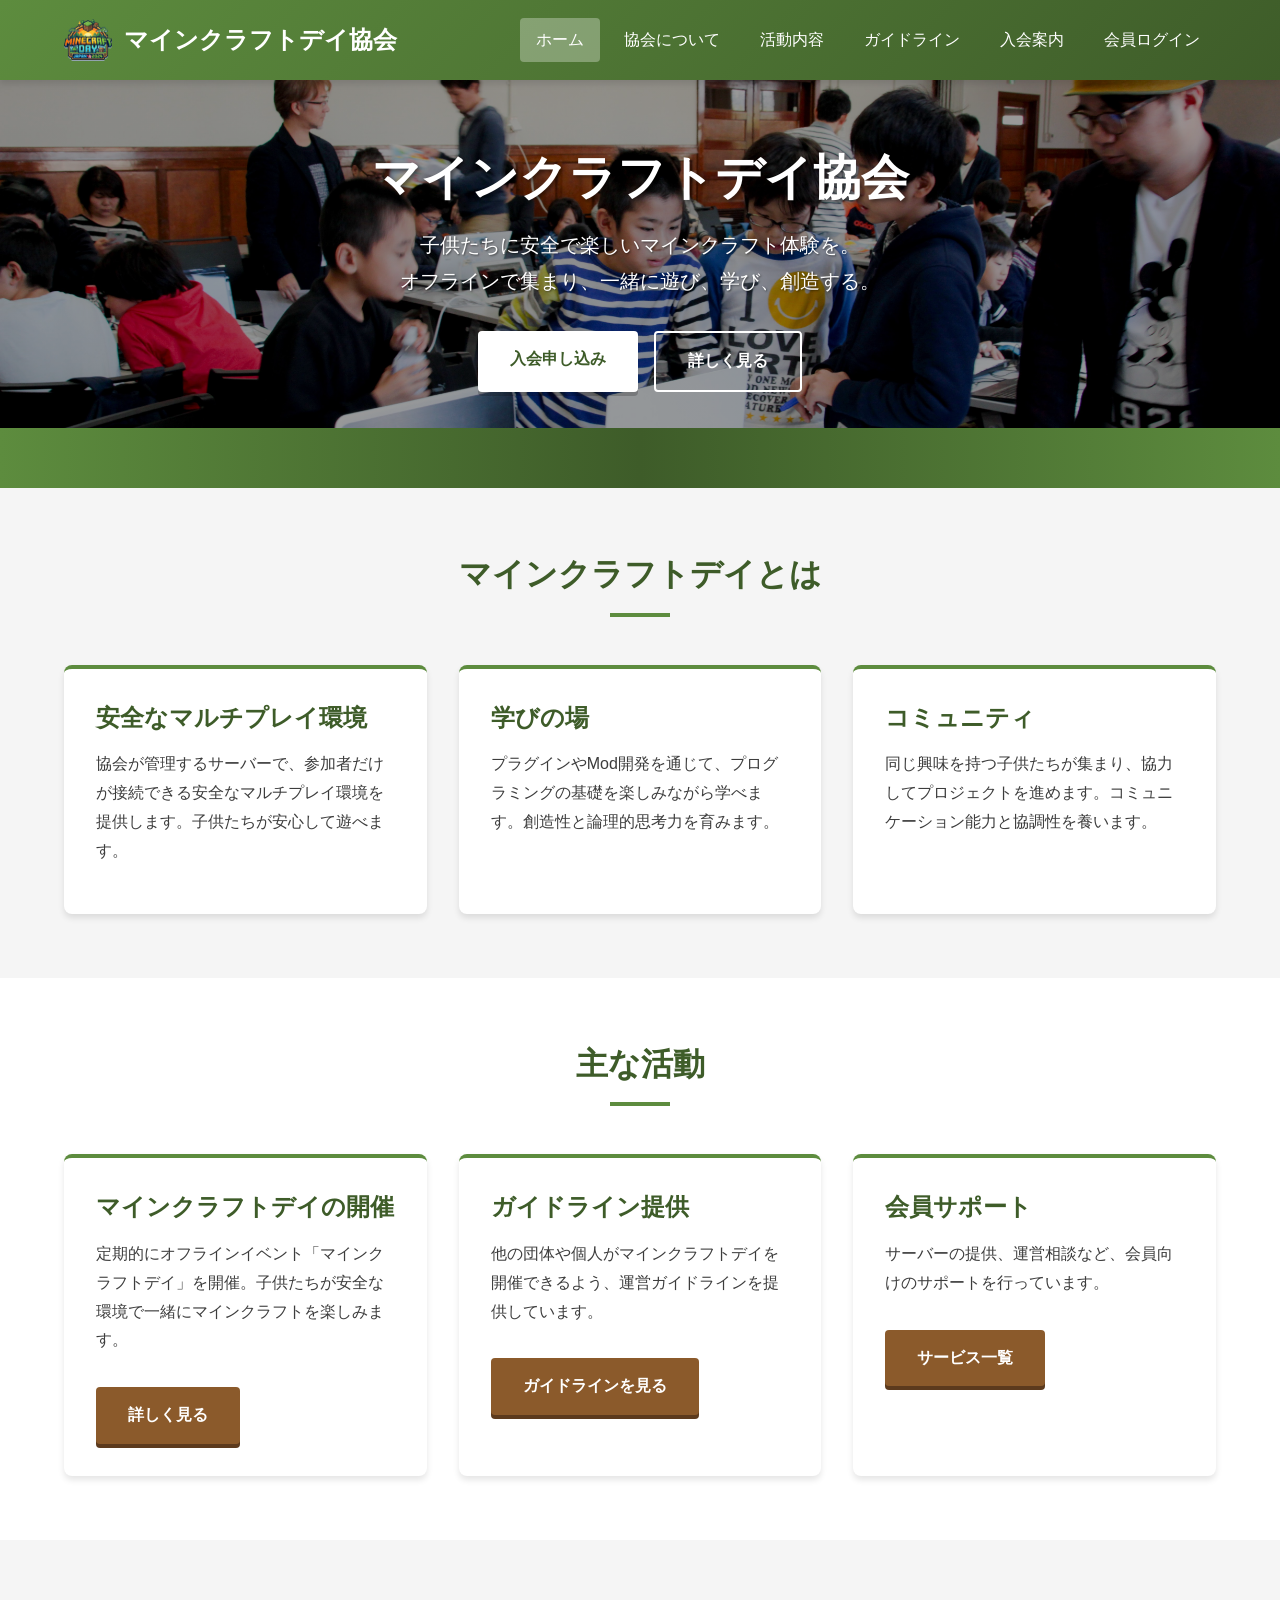
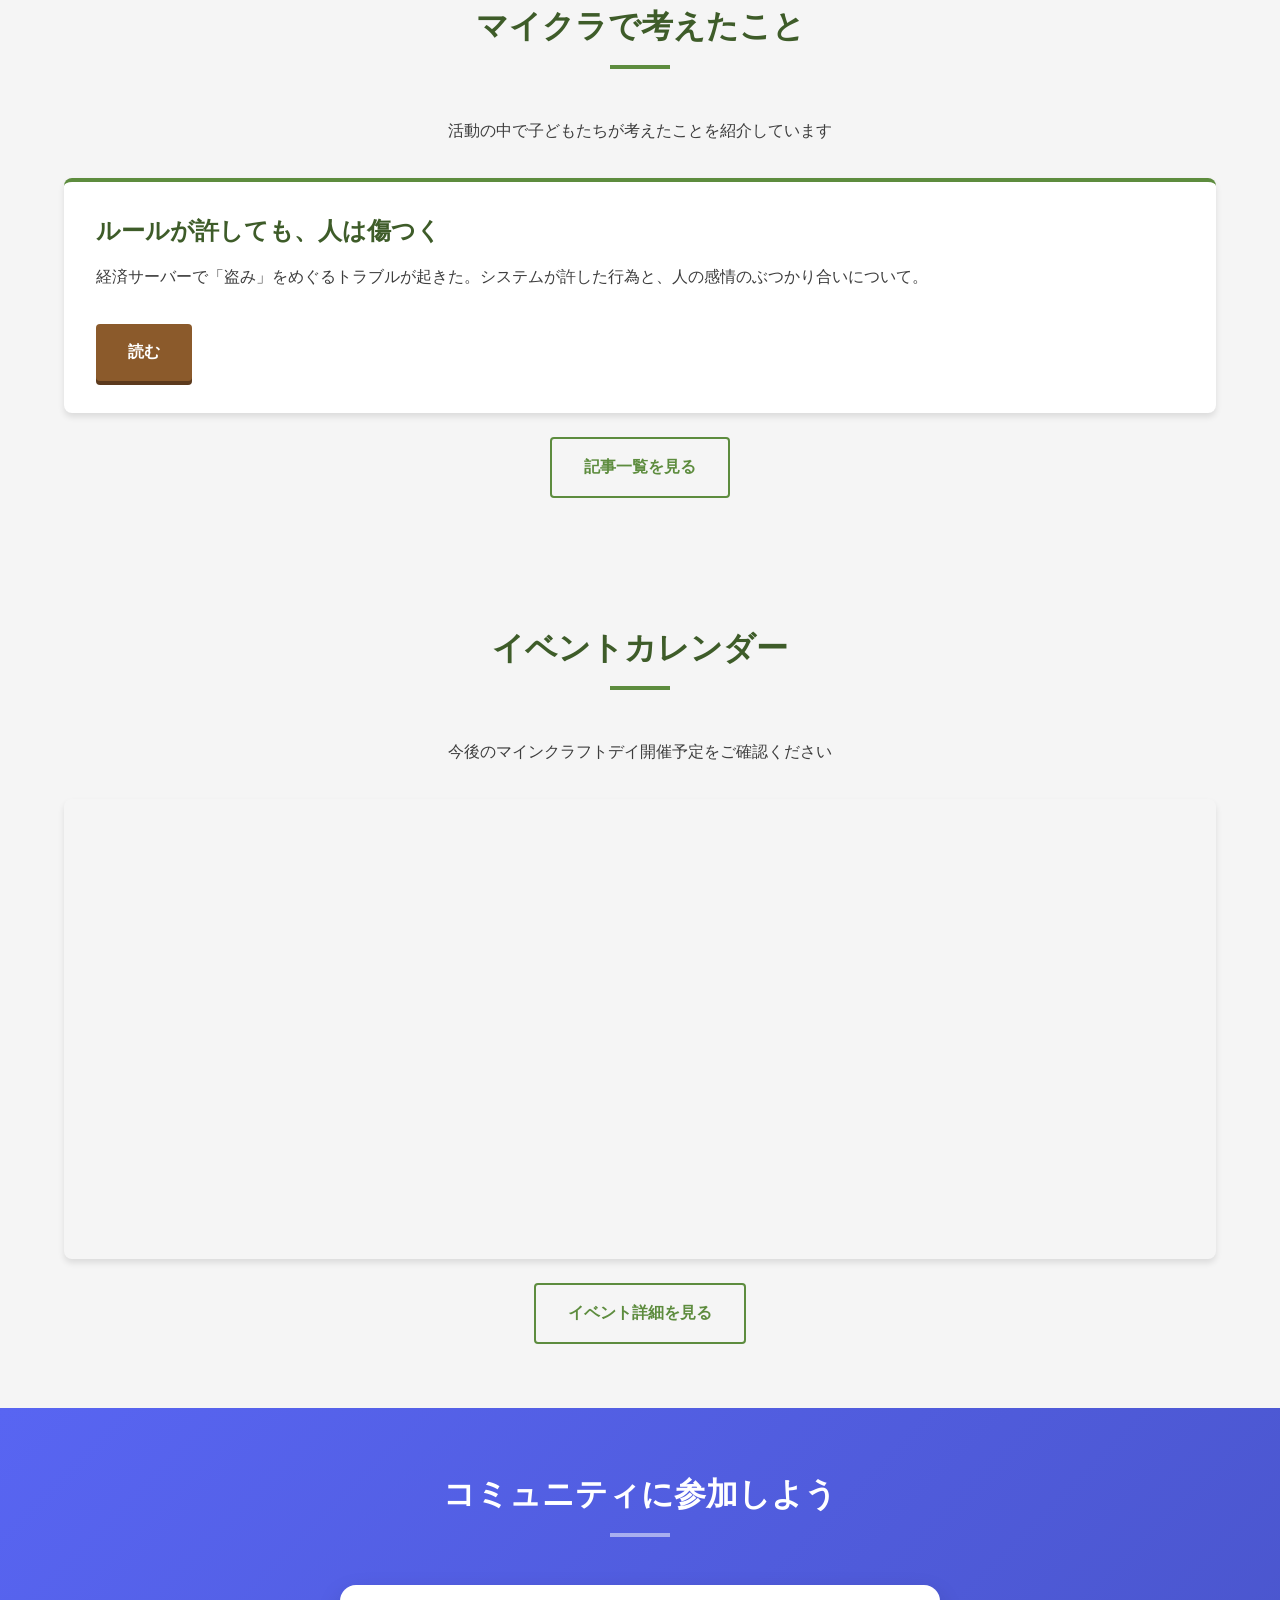
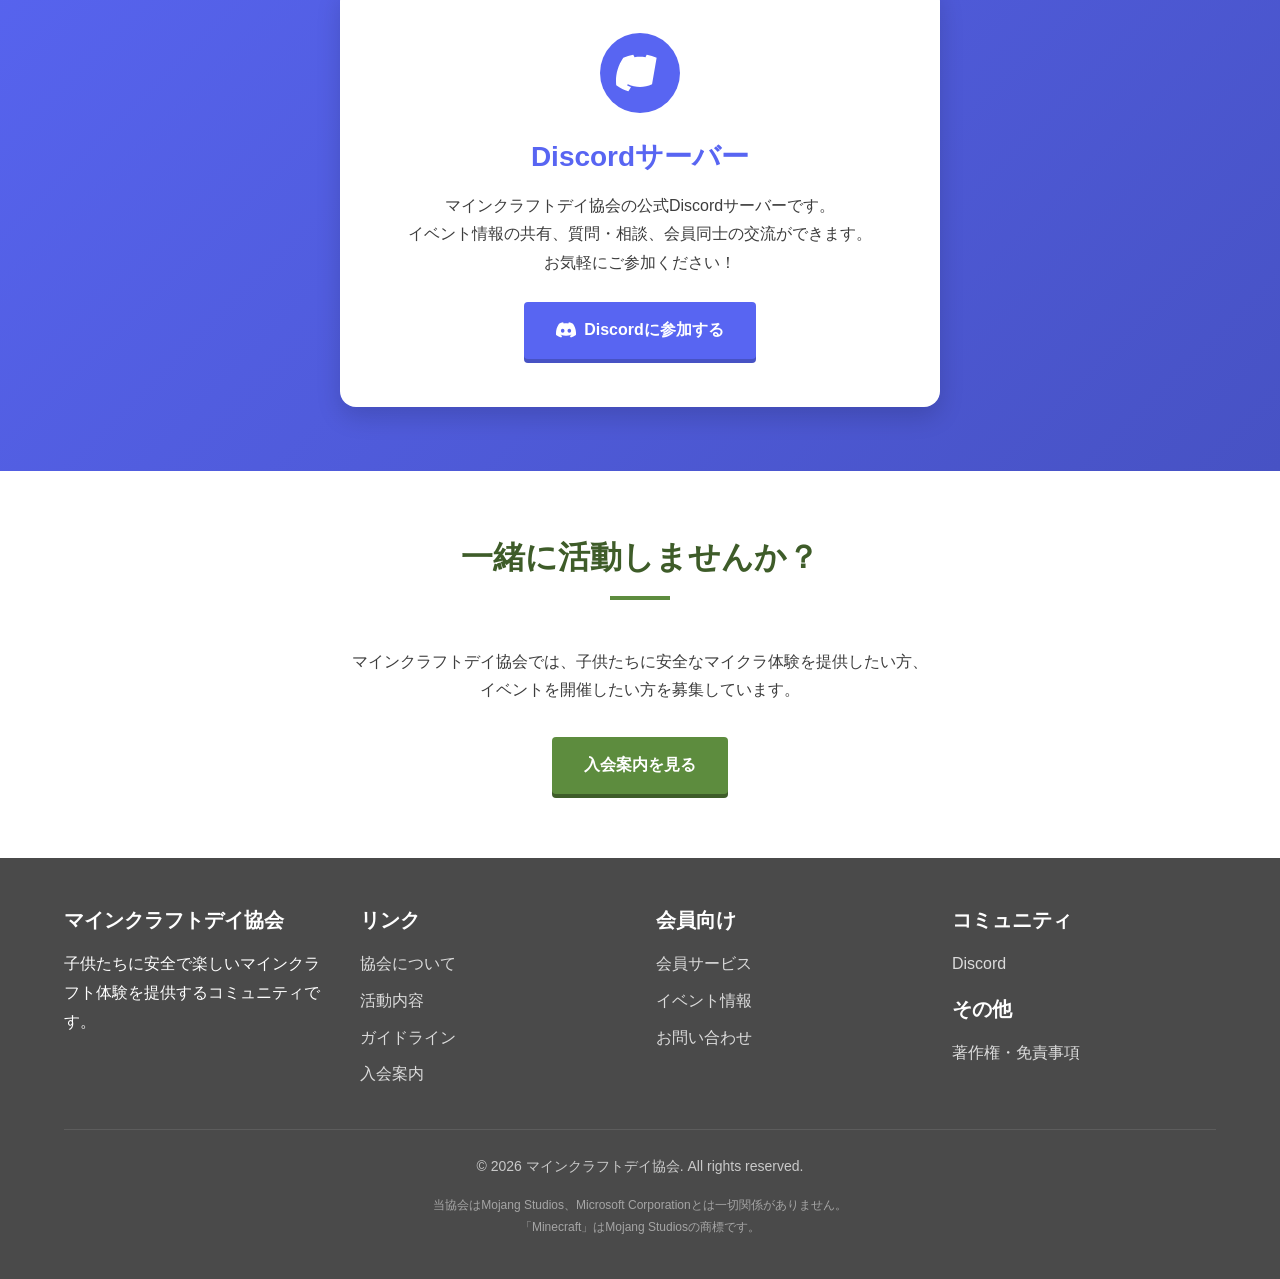
<file: docs/index.html>
<!DOCTYPE html>
<html lang="ja">
<head>
  <meta charset="UTF-8">
  <meta name="viewport" content="width=device-width, initial-scale=1.0">
  <meta name="description" content="マインクラフトデイ協会 - 子供たちに安全なマインクラフト体験を提供するコミュニティ。オフラインイベント「マインクラフトデイ」の開催、ガイドライン提供、サーバー提供を行っています。">
  <meta name="keywords" content="マインクラフト,マイクラ,子供,教育,オフラインイベント,マルチプレイ,Mod,プラグイン">
  <title>マインクラフトデイ協会 | 公式サイト</title>
  <link rel="stylesheet" href="css/style.css">
</head>
<body>
  <!-- Header -->
  <header class="header">
    <div class="container header-inner">
      <a href="index.html" class="logo">
        <div class="logo-icon"><img src="images/logo.png" alt="マインクラフトデイ"></div>
        <span class="logo-text">マインクラフトデイ協会</span>
      </a>
      <button class="nav-toggle" aria-label="メニュー" onclick="toggleNav()">☰</button>
      <nav class="nav" id="nav">
        <a href="index.html" class="nav-link active">ホーム</a>
        <a href="about.html" class="nav-link">協会について</a>
        <a href="activities.html" class="nav-link">活動内容</a>
        <a href="guidelines.html" class="nav-link">ガイドライン</a>
        <a href="membership.html" class="nav-link">入会案内</a>
        <a href="members.html" class="nav-link">会員ログイン</a>
      </nav>
    </div>
  </header>

  <!-- Hero Section -->
  <section class="hero">
    <div class="container hero-content">
      <h1>マインクラフトデイ協会</h1>
      <p class="hero-subtitle">
        子供たちに安全で楽しいマインクラフト体験を。<br>
        オフラインで集まり、一緒に遊び、学び、創造する。
      </p>
      <div class="hero-buttons">
        <a href="membership.html" class="btn btn-primary">入会申し込み</a>
        <a href="about.html" class="btn btn-outline">詳しく見る</a>
      </div>
    </div>
  </section>

  <!-- About Section -->
  <section class="section">
    <div class="container">
      <h2 class="section-title">マインクラフトデイとは</h2>
      <div class="card-grid">
        <div class="card">
          <h3>安全なマルチプレイ環境</h3>
          <p>協会が管理するサーバーで、参加者だけが接続できる安全なマルチプレイ環境を提供します。子供たちが安心して遊べます。</p>
        </div>
        <div class="card">
          <h3>学びの場</h3>
          <p>プラグインやMod開発を通じて、プログラミングの基礎を楽しみながら学べます。創造性と論理的思考力を育みます。</p>
        </div>
        <div class="card">
          <h3>コミュニティ</h3>
          <p>同じ興味を持つ子供たちが集まり、協力してプロジェクトを進めます。コミュニケーション能力と協調性を養います。</p>
        </div>
      </div>
    </div>
  </section>

  <!-- Activities Section -->
  <section class="section section-alt">
    <div class="container">
      <h2 class="section-title">主な活動</h2>
      <div class="card-grid">
        <div class="card">
          <h3>マインクラフトデイの開催</h3>
          <p>定期的にオフラインイベント「マインクラフトデイ」を開催。子供たちが安全な環境で一緒にマインクラフトを楽しみます。</p>
          <a href="activities.html" class="btn btn-secondary mt-2">詳しく見る</a>
        </div>
        <div class="card">
          <h3>ガイドライン提供</h3>
          <p>他の団体や個人がマインクラフトデイを開催できるよう、運営ガイドラインを提供しています。</p>
          <a href="guidelines.html" class="btn btn-secondary mt-2">ガイドラインを見る</a>
        </div>
        <div class="card">
          <h3>会員サポート</h3>
          <p>サーバーの提供、運営相談など、会員向けのサポートを行っています。</p>
          <a href="services.html" class="btn btn-secondary mt-2">サービス一覧</a>
        </div>
      </div>
    </div>
  </section>

  <!-- Stories Section -->
  <section class="section">
    <div class="container">
      <h2 class="section-title">マイクラで考えたこと</h2>
      <p class="text-center" style="margin-bottom: 2rem;">活動の中で子どもたちが考えたことを紹介しています</p>
      <div class="card-grid">
        <div class="card">
          <h3>ルールが許しても、人は傷つく</h3>
          <p>経済サーバーで「盗み」をめぐるトラブルが起きた。システムが許した行為と、人の感情のぶつかり合いについて。</p>
          <a href="stories/human-problem-and-system-problem.html" class="btn btn-secondary mt-2">読む</a>
        </div>
      </div>
      <div class="text-center mt-3">
        <a href="stories/index.html" class="btn btn-outline">記事一覧を見る</a>
      </div>
    </div>
  </section>

  <!-- Event Calendar Section -->
  <section class="section">
    <div class="container">
      <h2 class="section-title">イベントカレンダー</h2>
      <p class="text-center" style="margin-bottom: 2rem;">今後のマインクラフトデイ開催予定をご確認ください</p>
      <div class="calendar-container">
        <iframe
          src="https://calendar.google.com/calendar/embed?src=1abce4de15f09ba69d8c5e4311d3b2d6407c9173e6d50afd03b08295b97388e1%40group.calendar.google.com&ctz=Asia%2FTokyo&showTitle=0&showNav=1&showPrint=0&showCalendars=0"
          style="border: 0; width: 100%; height: 450px;"
          frameborder="0"
          scrolling="no">
        </iframe>
      </div>
      <div class="text-center mt-3">
        <a href="events.html" class="btn btn-outline">イベント詳細を見る</a>
      </div>
    </div>
  </section>

  <!-- Discord Section -->
  <section class="section discord-section">
    <div class="container text-center">
      <h2 class="section-title">コミュニティに参加しよう</h2>
      <div class="discord-card">
        <div class="discord-icon">
          <svg viewBox="0 0 71 55" fill="currentColor" xmlns="http://www.w3.org/2000/svg">
            <path d="M60.1045 4.8978C55.5792 2.8214 50.7265 1.2916 45.6527 0.41542C45.5603 0.39851 45.468 0.440769 45.4204 0.525289C44.7963 1.6353 44.105 3.0834 43.6209 4.2216C38.1637 3.4046 32.7345 3.4046 27.3892 4.2216C26.905 3.0581 26.1886 1.6353 25.5617 0.525289C25.5141 0.443589 25.4218 0.40133 25.3294 0.41542C20.2584 1.2888 15.4057 2.8186 10.8776 4.8978C10.8384 4.9147 10.8048 4.9429 10.7825 4.9795C1.57795 18.7309 -0.943561 32.1443 0.293408 45.3914C0.299005 45.4562 0.335386 45.5182 0.385761 45.5576C6.45866 50.0174 12.3413 52.7249 18.1147 54.5195C18.2071 54.5477 18.305 54.5139 18.3638 54.4378C19.7295 52.5728 20.9469 50.6063 21.9907 48.5383C22.0523 48.4172 21.9935 48.2735 21.8676 48.2256C19.9366 47.4931 18.0979 46.6 16.3292 45.5858C16.1893 45.5041 16.1781 45.304 16.3068 45.2082C16.679 44.9293 17.0513 44.6391 17.4067 44.3461C17.471 44.2926 17.5606 44.2813 17.6362 44.3151C29.2558 49.6202 41.8354 49.6202 53.3179 44.3151C53.3## 44.2785 53.4eli 44.2898 53.4863 44.3433C53.8417 44.6363 54.214 44.9293 54.5خ62 45.2082C54.6949 45.304 54.6865 45.5041 54.5765 45.5858C52.8078 46.6197 50.9691 47.4931 49.0351 48.2228C48.9092 48.2707 48.8532 48.4172 48.9148 48.5383C49.9814 50.6034 51.1988 52.5699 52.5765 54.435C52.6324 54.5139 52.7303 54.5765 52.8227 54.5195C58.6248 52.7249 64.5765 50.0174 70.6765 45.5576C70.7297 45.5182 70.7633 45.459 70.7689 45.3942C72.2765 30.0791 68.2765 16.7757 60.2765 4.9823C60.2582 4.9429 60.2218 4.9147 60.1045 4.8978ZM23.7259 37.3253C20.2276 37.3253 17.3451 34.1136 17.3451 30.1693C17.3451 26.225 20.1717 23.0133 23.7259 23.0133C27.308 23.0133 30.1626 26.2532 30.1067 30.1693C30.1067 34.1136 27.2802 37.3253 23.7259 37.3253ZM47.3178 37.3253C43.8196 37.3253 40.9371 34.1136 40.9371 30.1693C40.9371 26.225 43.7636 23.0133 47.3178 23.0133C50.9 23.0133 53.7545 26.2532 53.6986 30.1693C53.6986 34.1136 50.9 37.3253 47.3178 37.3253Z"/>
          </svg>
        </div>
        <h3>Discordサーバー</h3>
        <p>
          マインクラフトデイ協会の公式Discordサーバーです。<br>
          イベント情報の共有、質問・相談、会員同士の交流ができます。<br>
          お気軽にご参加ください！
        </p>
        <a href="https://discord.gg/yJNMPBXGE4" class="btn btn-discord" target="_blank" rel="noopener noreferrer">
          <svg viewBox="0 0 71 55" fill="currentColor" xmlns="http://www.w3.org/2000/svg" style="width: 20px; height: 20px; margin-right: 8px; vertical-align: middle;">
            <path d="M60.1045 4.8978C55.5792 2.8214 50.7265 1.2916 45.6527 0.41542C45.5603 0.39851 45.468 0.440769 45.4204 0.525289C44.7963 1.6353 44.105 3.0834 43.6209 4.2216C38.1637 3.4046 32.7345 3.4046 27.3892 4.2216C26.905 3.0581 26.1886 1.6353 25.5617 0.525289C25.5141 0.443589 25.4218 0.40133 25.3294 0.41542C20.2584 1.2888 15.4057 2.8186 10.8776 4.8978C10.8384 4.9147 10.8048 4.9429 10.7825 4.9795C1.57795 18.7309 -0.943561 32.1443 0.293408 45.3914C0.299005 45.4562 0.335386 45.5182 0.385761 45.5576C6.45866 50.0174 12.3413 52.7249 18.1147 54.5195C18.2071 54.5477 18.305 54.5139 18.3638 54.4378C19.7295 52.5728 20.9469 50.6063 21.9907 48.5383C22.0523 48.4172 21.9935 48.2735 21.8676 48.2256C19.9366 47.4931 18.0979 46.6 16.3292 45.5858C16.1893 45.5041 16.1781 45.304 16.3068 45.2082C16.679 44.9293 17.0513 44.6391 17.4067 44.3461C17.471 44.2926 17.5606 44.2813 17.6362 44.3151C29.2558 49.6202 41.8354 49.6202 53.3179 44.3151C53.3935 44.2785 53.4831 44.2898 53.5765 44.3433C53.9319 44.6363 54.3042 44.9293 54.6764 45.2082C54.8051 45.304 54.7967 45.5041 54.6567 45.5858C52.888 46.6197 51.0493 47.4931 49.1153 48.2228C48.9894 48.2707 48.9334 48.4172 48.995 48.5383C50.0616 50.6034 51.279 52.5699 52.6567 54.435C52.7126 54.5139 52.8105 54.5477 52.9029 54.5195C58.705 52.7249 64.5765 50.0174 70.6494 45.5576C70.7026 45.5182 70.7362 45.459 70.7418 45.3942C72.2494 30.0791 68.2379 16.7757 60.2051 4.9823C60.1856 4.9429 60.1492 4.9147 60.1045 4.8978ZM23.7259 37.3253C20.2276 37.3253 17.3451 34.1136 17.3451 30.1693C17.3451 26.225 20.1717 23.0133 23.7259 23.0133C27.308 23.0133 30.1626 26.2532 30.1067 30.1693C30.1067 34.1136 27.2802 37.3253 23.7259 37.3253ZM47.3178 37.3253C43.8196 37.3253 40.9371 34.1136 40.9371 30.1693C40.9371 26.225 43.7636 23.0133 47.3178 23.0133C50.9 23.0133 53.7545 26.2532 53.6986 30.1693C53.6986 34.1136 50.9 37.3253 47.3178 37.3253Z"/>
          </svg>
          Discordに参加する
        </a>
      </div>
    </div>
  </section>

  <!-- Join Section -->
  <section class="section section-alt">
    <div class="container text-center">
      <h2 class="section-title">一緒に活動しませんか？</h2>
      <p style="max-width: 600px; margin: 0 auto 2rem;">
        マインクラフトデイ協会では、子供たちに安全なマイクラ体験を提供したい方、<br>
        イベントを開催したい方を募集しています。
      </p>
      <a href="membership.html" class="btn btn-primary">入会案内を見る</a>
    </div>
  </section>

  <!-- Footer -->
  <footer class="footer">
    <div class="container">
      <div class="footer-grid">
        <div>
          <h4>マインクラフトデイ協会</h4>
          <p>子供たちに安全で楽しいマインクラフト体験を提供するコミュニティです。</p>
        </div>
        <div>
          <h4>リンク</h4>
          <ul class="footer-links">
            <li><a href="about.html">協会について</a></li>
            <li><a href="activities.html">活動内容</a></li>
            <li><a href="guidelines.html">ガイドライン</a></li>
            <li><a href="membership.html">入会案内</a></li>
          </ul>
        </div>
        <div>
          <h4>会員向け</h4>
          <ul class="footer-links">
            <li><a href="services.html">会員サービス</a></li>
            <li><a href="events.html">イベント情報</a></li>
            <li><a href="contact.html">お問い合わせ</a></li>
          </ul>
        </div>
        <div>
          <h4>コミュニティ</h4>
          <ul class="footer-links">
            <li><a href="https://discord.gg/yJNMPBXGE4" target="_blank" rel="noopener noreferrer">Discord</a></li>
          </ul>
          <h4 style="margin-top: 1rem;">その他</h4>
          <ul class="footer-links">
            <li><a href="legal.html">著作権・免責事項</a></li>
          </ul>
        </div>
      </div>
      <div class="footer-bottom">
        <p>&copy; 2026 マインクラフトデイ協会. All rights reserved.</p>
        <p class="footer-disclaimer">
          当協会はMojang Studios、Microsoft Corporationとは一切関係がありません。<br>
          「Minecraft」はMojang Studiosの商標です。
        </p>
      </div>
    </div>
  </footer>

  <script src="js/main.js"></script>
</body>
</html>
</file>
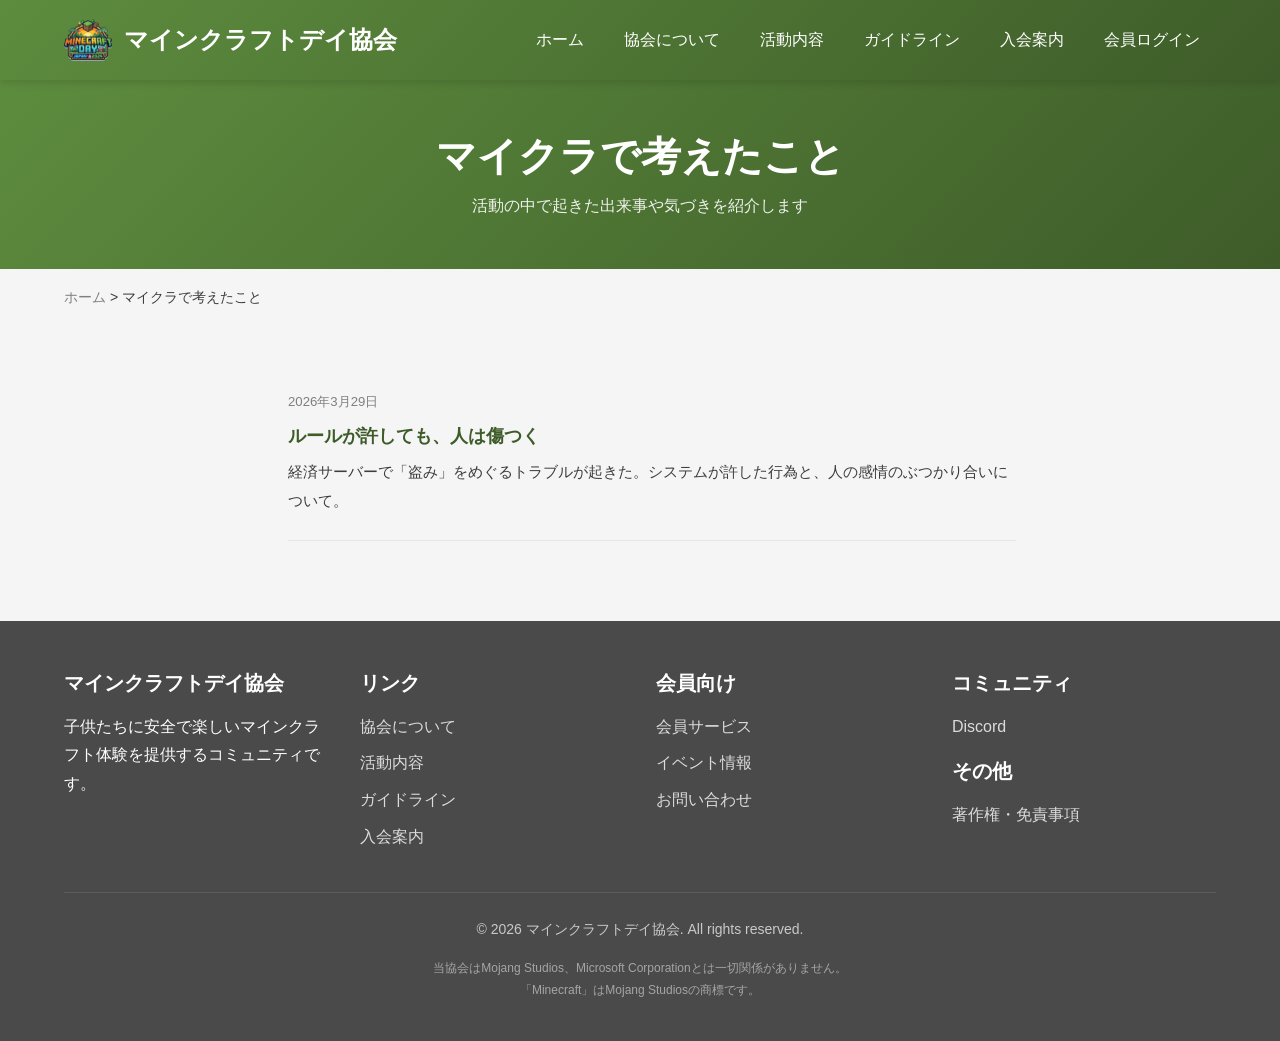
<file: docs/stories/index.html>
<!DOCTYPE html>
<html lang="ja">
<head>
  <meta charset="UTF-8">
  <meta name="viewport" content="width=device-width, initial-scale=1.0">
  <meta name="description" content="マインクラフトデイの活動で起きた出来事や気づきを紹介する記事一覧です。">
  <title>マイクラで考えたこと | マインクラフトデイ協会</title>
  <link rel="stylesheet" href="../css/style.css">
  <link rel="stylesheet" href="../css/story.css">
</head>
<body>
  <!-- Header -->
  <header class="header">
    <div class="container header-inner">
      <a href="../index.html" class="logo">
        <div class="logo-icon"><img src="../images/logo.png" alt="マインクラフトデイ"></div>
        <span class="logo-text">マインクラフトデイ協会</span>
      </a>
      <button class="nav-toggle" aria-label="メニュー" onclick="toggleNav()">☰</button>
      <nav class="nav" id="nav">
        <a href="../index.html" class="nav-link">ホーム</a>
        <a href="../about.html" class="nav-link">協会について</a>
        <a href="../activities.html" class="nav-link">活動内容</a>
        <a href="../guidelines.html" class="nav-link">ガイドライン</a>
        <a href="../membership.html" class="nav-link">入会案内</a>
        <a href="../members.html" class="nav-link">会員ログイン</a>
      </nav>
    </div>
  </header>

  <!-- Page Header -->
  <section class="page-header">
    <div class="container">
      <h1>マイクラで考えたこと</h1>
      <p>活動の中で起きた出来事や気づきを紹介します</p>
    </div>
  </section>

  <!-- Breadcrumb -->
  <div class="breadcrumb">
    <div class="container">
      <a href="../index.html">ホーム</a> &gt;
      <span>マイクラで考えたこと</span>
    </div>
  </div>

  <!-- Article List -->
  <section class="section">
    <div class="container content">

      <!--
        記事を追加するときは、下の <li> をコピーして
        一番上に貼り付けてください（新しい記事が上に来る）。
      -->
      <ul class="blog-list">

        <li>
          <span class="blog-list-date">2026年3月29日</span>
          <a href="human-problem-and-system-problem.html" class="blog-list-title">
            ルールが許しても、人は傷つく
          </a>
          <span class="blog-list-summary">
            経済サーバーで「盗み」をめぐるトラブルが起きた。システムが許した行為と、人の感情のぶつかり合いについて。
          </span>
        </li>

        <!-- 次の記事の例:
        <li>
          <span class="blog-list-date">2026年4月XX日</span>
          <a href="your-next-article.html" class="blog-list-title">
            記事タイトル
          </a>
          <span class="blog-list-summary">
            記事の概要を1〜2文で。
          </span>
        </li>
        -->

      </ul>

    </div>
  </section>

  <!-- Footer -->
  <footer class="footer">
    <div class="container">
      <div class="footer-grid">
        <div>
          <h4>マインクラフトデイ協会</h4>
          <p>子供たちに安全で楽しいマインクラフト体験を提供するコミュニティです。</p>
        </div>
        <div>
          <h4>リンク</h4>
          <ul class="footer-links">
            <li><a href="../about.html">協会について</a></li>
            <li><a href="../activities.html">活動内容</a></li>
            <li><a href="../guidelines.html">ガイドライン</a></li>
            <li><a href="../membership.html">入会案内</a></li>
          </ul>
        </div>
        <div>
          <h4>会員向け</h4>
          <ul class="footer-links">
            <li><a href="../services.html">会員サービス</a></li>
            <li><a href="../events.html">イベント情報</a></li>
            <li><a href="../contact.html">お問い合わせ</a></li>
          </ul>
        </div>
        <div>
          <h4>コミュニティ</h4>
          <ul class="footer-links">
            <li><a href="https://discord.gg/yJNMPBXGE4" target="_blank" rel="noopener noreferrer">Discord</a></li>
          </ul>
          <h4 style="margin-top: 1rem;">その他</h4>
          <ul class="footer-links">
            <li><a href="../legal.html">著作権・免責事項</a></li>
          </ul>
        </div>
      </div>
      <div class="footer-bottom">
        <p>&copy; 2026 マインクラフトデイ協会. All rights reserved.</p>
        <p class="footer-disclaimer">
          当協会はMojang Studios、Microsoft Corporationとは一切関係がありません。<br>
          「Minecraft」はMojang Studiosの商標です。
        </p>
      </div>
    </div>
  </footer>

  <script src="../js/main.js"></script>
</body>
</html>
</file>
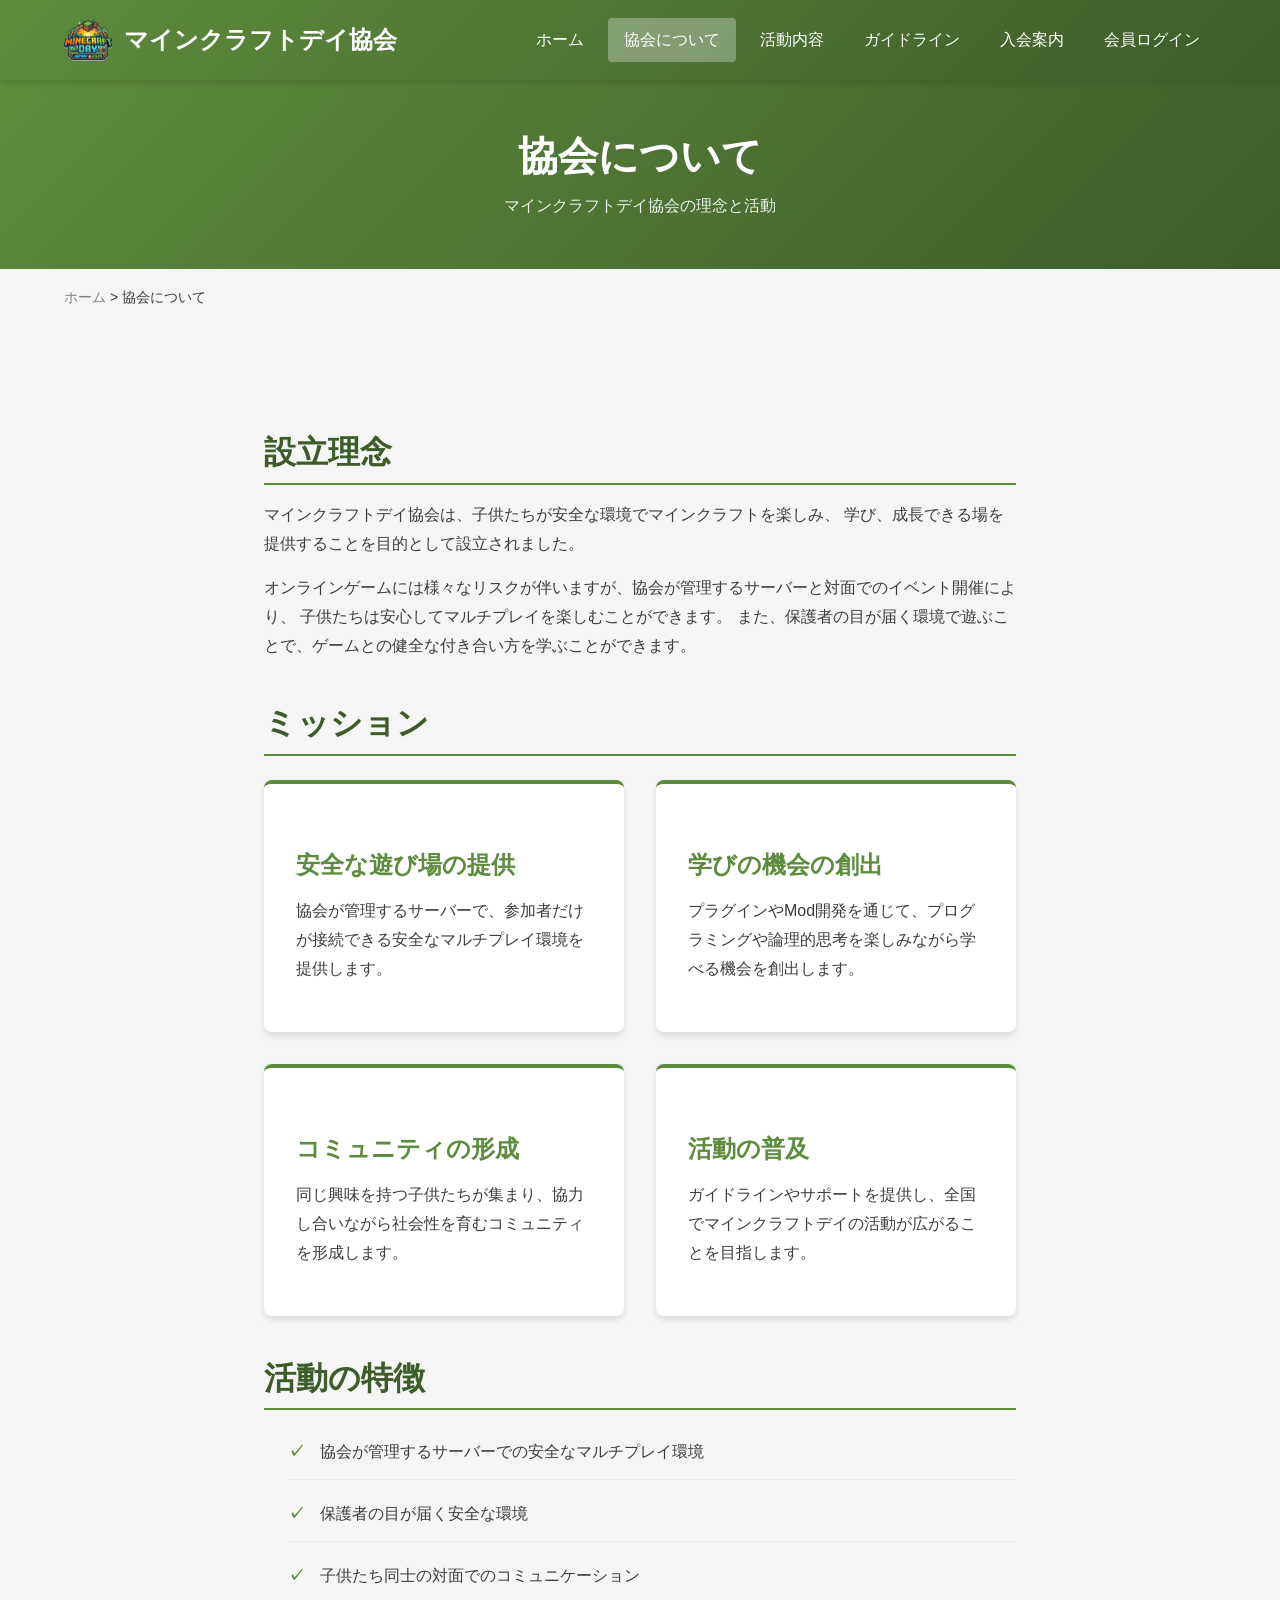
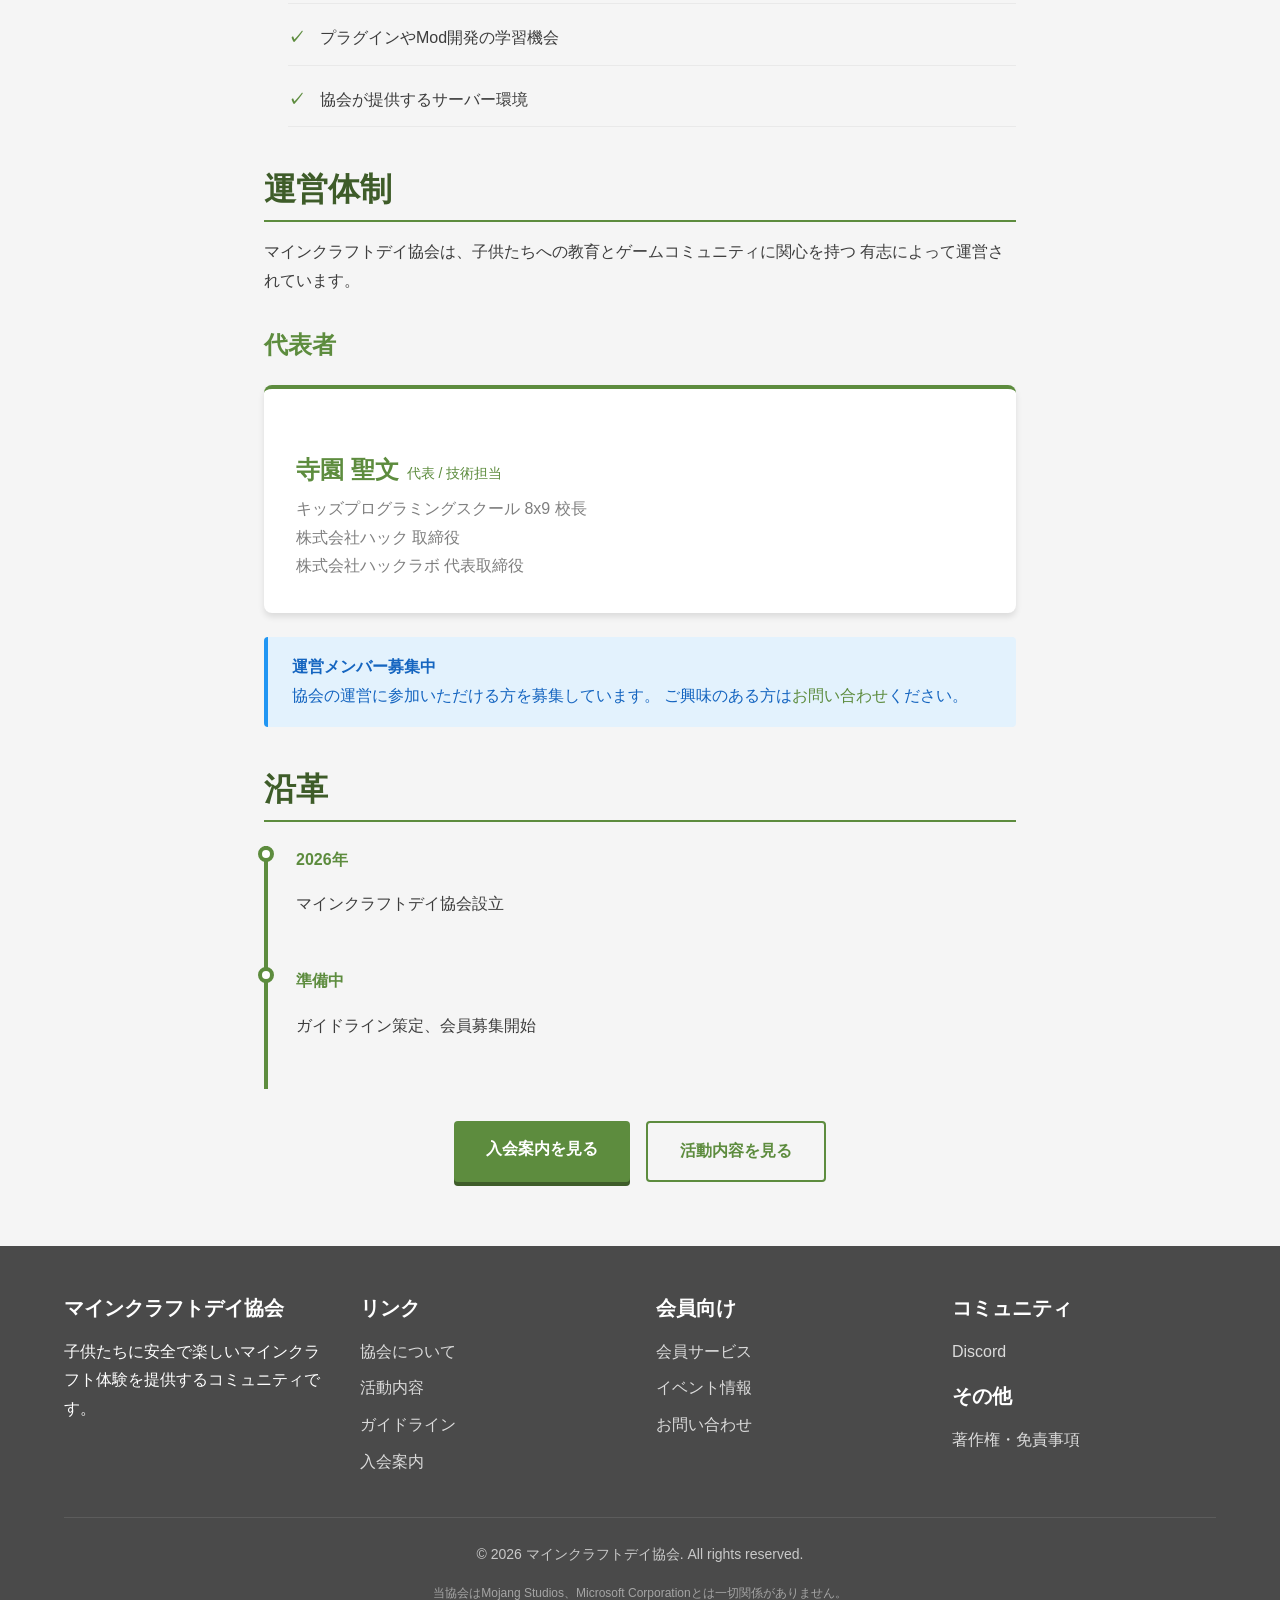
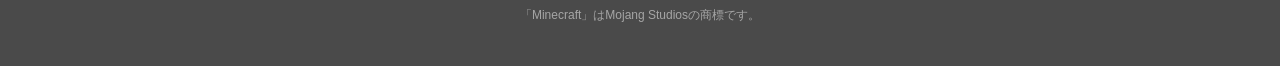
<file: docs/about.html>
<!DOCTYPE html>
<html lang="ja">
<head>
  <meta charset="UTF-8">
  <meta name="viewport" content="width=device-width, initial-scale=1.0">
  <meta name="description" content="マインクラフトデイ協会について - 設立理念、活動目的、組織概要をご紹介します。">
  <title>協会について | マインクラフトデイ協会</title>
  <link rel="stylesheet" href="css/style.css">
</head>
<body>
  <!-- Header -->
  <header class="header">
    <div class="container header-inner">
      <a href="index.html" class="logo">
        <div class="logo-icon"><img src="images/logo.png" alt="マインクラフトデイ"></div>
        <span class="logo-text">マインクラフトデイ協会</span>
      </a>
      <button class="nav-toggle" aria-label="メニュー" onclick="toggleNav()">☰</button>
      <nav class="nav" id="nav">
        <a href="index.html" class="nav-link">ホーム</a>
        <a href="about.html" class="nav-link active">協会について</a>
        <a href="activities.html" class="nav-link">活動内容</a>
        <a href="guidelines.html" class="nav-link">ガイドライン</a>
        <a href="membership.html" class="nav-link">入会案内</a>
        <a href="members.html" class="nav-link">会員ログイン</a>
      </nav>
    </div>
  </header>

  <!-- Page Header -->
  <section class="page-header">
    <div class="container">
      <h1>協会について</h1>
      <p>マインクラフトデイ協会の理念と活動</p>
    </div>
  </section>

  <!-- Breadcrumb -->
  <div class="breadcrumb">
    <div class="container">
      <a href="index.html">ホーム</a> &gt; <span>協会について</span>
    </div>
  </div>

  <!-- Content -->
  <section class="section">
    <div class="container content">

      <h2>設立理念</h2>
      <p>
        マインクラフトデイ協会は、子供たちが安全な環境でマインクラフトを楽しみ、
        学び、成長できる場を提供することを目的として設立されました。
      </p>
      <p>
        オンラインゲームには様々なリスクが伴いますが、協会が管理するサーバーと対面でのイベント開催により、
        子供たちは安心してマルチプレイを楽しむことができます。
        また、保護者の目が届く環境で遊ぶことで、ゲームとの健全な付き合い方を学ぶことができます。
      </p>

      <h2>ミッション</h2>
      <div class="card-grid mt-3">
        <div class="card">
          <h3>安全な遊び場の提供</h3>
          <p>協会が管理するサーバーで、参加者だけが接続できる安全なマルチプレイ環境を提供します。</p>
        </div>
        <div class="card">
          <h3>学びの機会の創出</h3>
          <p>プラグインやMod開発を通じて、プログラミングや論理的思考を楽しみながら学べる機会を創出します。</p>
        </div>
        <div class="card">
          <h3>コミュニティの形成</h3>
          <p>同じ興味を持つ子供たちが集まり、協力し合いながら社会性を育むコミュニティを形成します。</p>
        </div>
        <div class="card">
          <h3>活動の普及</h3>
          <p>ガイドラインやサポートを提供し、全国でマインクラフトデイの活動が広がることを目指します。</p>
        </div>
      </div>

      <h2>活動の特徴</h2>
      <ul class="feature-list">
        <li>協会が管理するサーバーでの安全なマルチプレイ環境</li>
        <li>保護者の目が届く安全な環境</li>
        <li>子供たち同士の対面でのコミュニケーション</li>
        <li>プラグインやMod開発の学習機会</li>
        <li>協会が提供するサーバー環境</li>
      </ul>

      <h2>運営体制</h2>
      <p>
        マインクラフトデイ協会は、子供たちへの教育とゲームコミュニティに関心を持つ
        有志によって運営されています。
      </p>

      <h3>代表者</h3>
      <div class="card mt-3">
        <h3 style="margin-bottom: 0.5rem;">寺園 聖文<span style="font-size: 0.875rem; font-weight: normal; color: var(--mc-green); margin-left: 0.5rem;">代表 / 技術担当</span></h3>
        <p style="color: var(--mc-stone); margin-bottom: 0;">
          キッズプログラミングスクール 8x9 校長<br>
          株式会社ハック 取締役<br>
          株式会社ハックラボ 代表取締役
        </p>
      </div>

      <div class="alert alert-info mt-3">
        <strong>運営メンバー募集中</strong><br>
        協会の運営に参加いただける方を募集しています。
        ご興味のある方は<a href="contact.html">お問い合わせ</a>ください。
      </div>

      <h2>沿革</h2>
      <div class="timeline mt-3">
        <div class="timeline-item">
          <p class="timeline-date">2026年</p>
          <p>マインクラフトデイ協会設立</p>
        </div>
        <div class="timeline-item">
          <p class="timeline-date">準備中</p>
          <p>ガイドライン策定、会員募集開始</p>
        </div>
      </div>

      <div class="hero-buttons mt-4">
        <a href="membership.html" class="btn btn-primary">入会案内を見る</a>
        <a href="activities.html" class="btn btn-outline">活動内容を見る</a>
      </div>

    </div>
  </section>

  <!-- Footer -->
  <footer class="footer">
    <div class="container">
      <div class="footer-grid">
        <div>
          <h4>マインクラフトデイ協会</h4>
          <p>子供たちに安全で楽しいマインクラフト体験を提供するコミュニティです。</p>
        </div>
        <div>
          <h4>リンク</h4>
          <ul class="footer-links">
            <li><a href="about.html">協会について</a></li>
            <li><a href="activities.html">活動内容</a></li>
            <li><a href="guidelines.html">ガイドライン</a></li>
            <li><a href="membership.html">入会案内</a></li>
          </ul>
        </div>
        <div>
          <h4>会員向け</h4>
          <ul class="footer-links">
            <li><a href="services.html">会員サービス</a></li>
            <li><a href="events.html">イベント情報</a></li>
            <li><a href="contact.html">お問い合わせ</a></li>
          </ul>
        </div>
        <div>
          <h4>コミュニティ</h4>
          <ul class="footer-links">
            <li><a href="https://discord.gg/yJNMPBXGE4" target="_blank" rel="noopener noreferrer">Discord</a></li>
          </ul>
          <h4 style="margin-top: 1rem;">その他</h4>
          <ul class="footer-links">
            <li><a href="legal.html">著作権・免責事項</a></li>
          </ul>
        </div>
      </div>
      <div class="footer-bottom">
        <p>&copy; 2026 マインクラフトデイ協会. All rights reserved.</p>
        <p class="footer-disclaimer">
          当協会はMojang Studios、Microsoft Corporationとは一切関係がありません。<br>
          「Minecraft」はMojang Studiosの商標です。
        </p>
      </div>
    </div>
  </footer>

  <script src="js/main.js"></script>
</body>
</html>
</file>
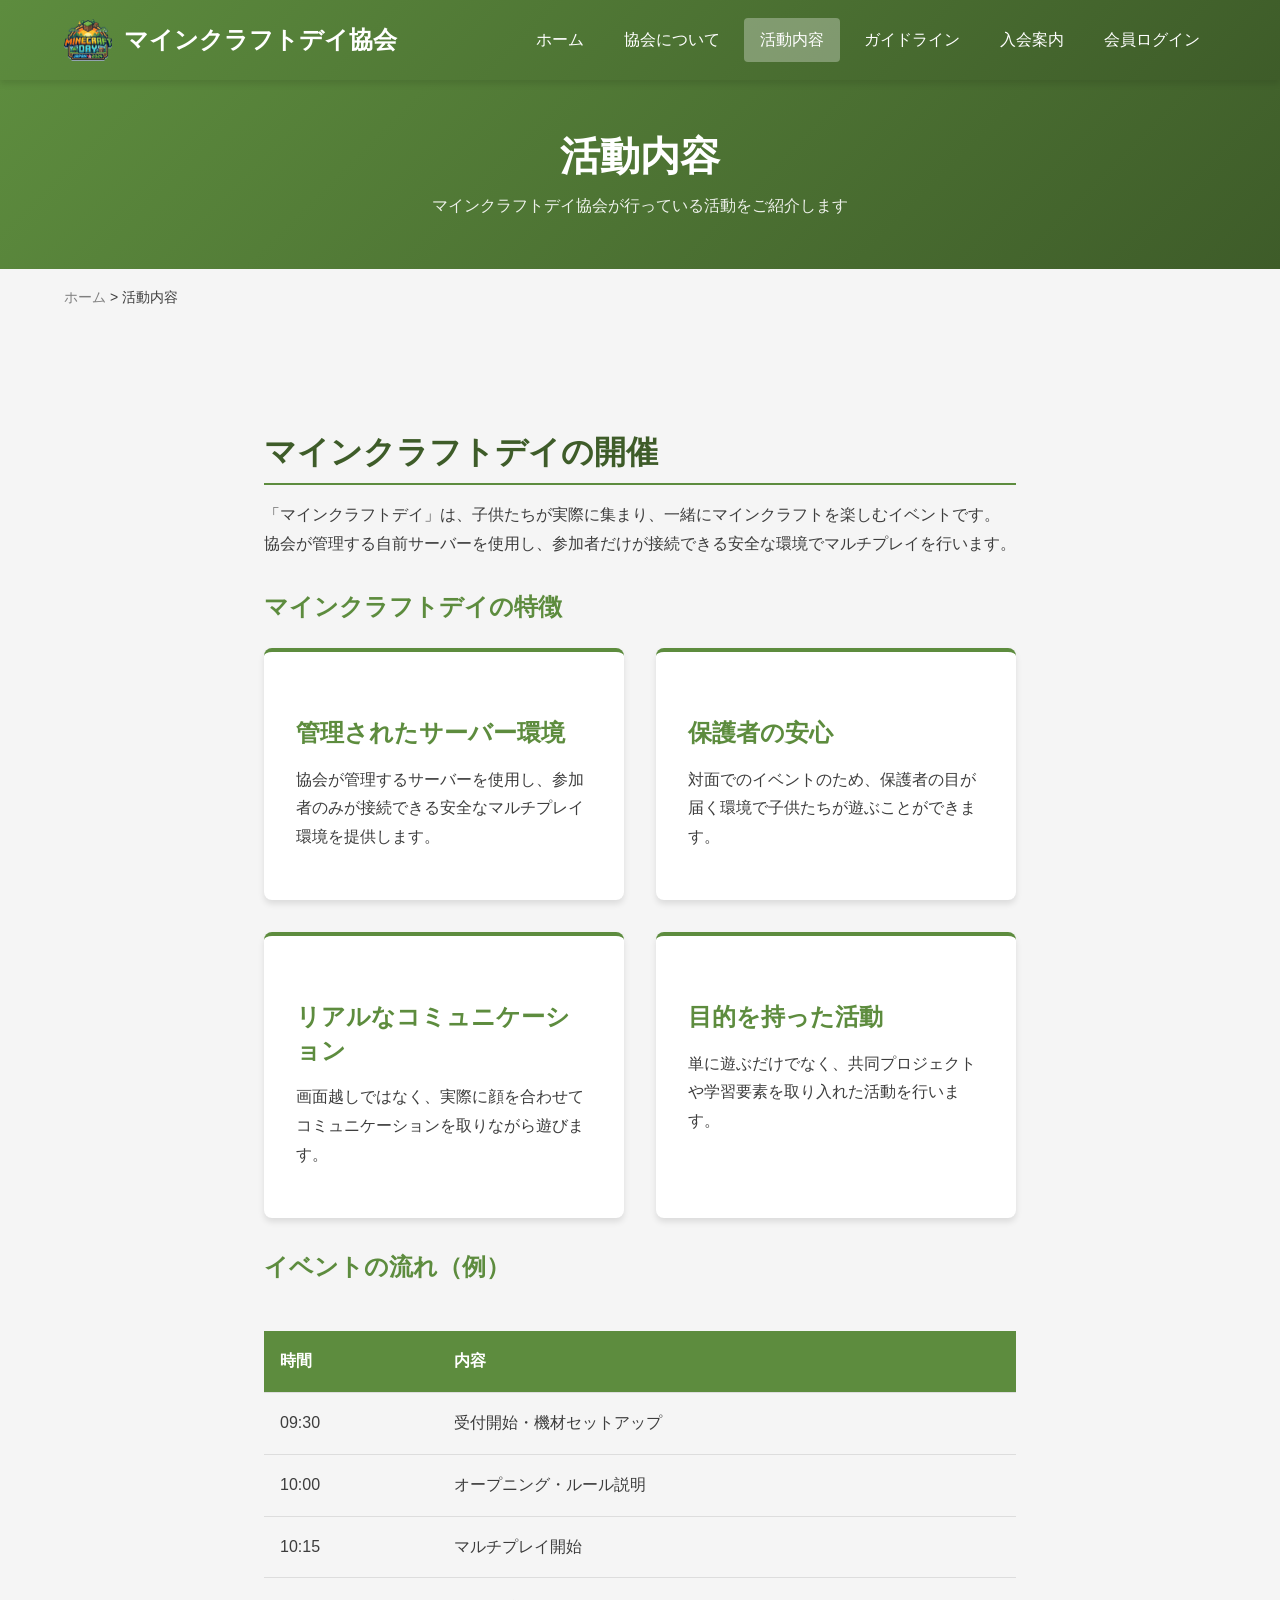
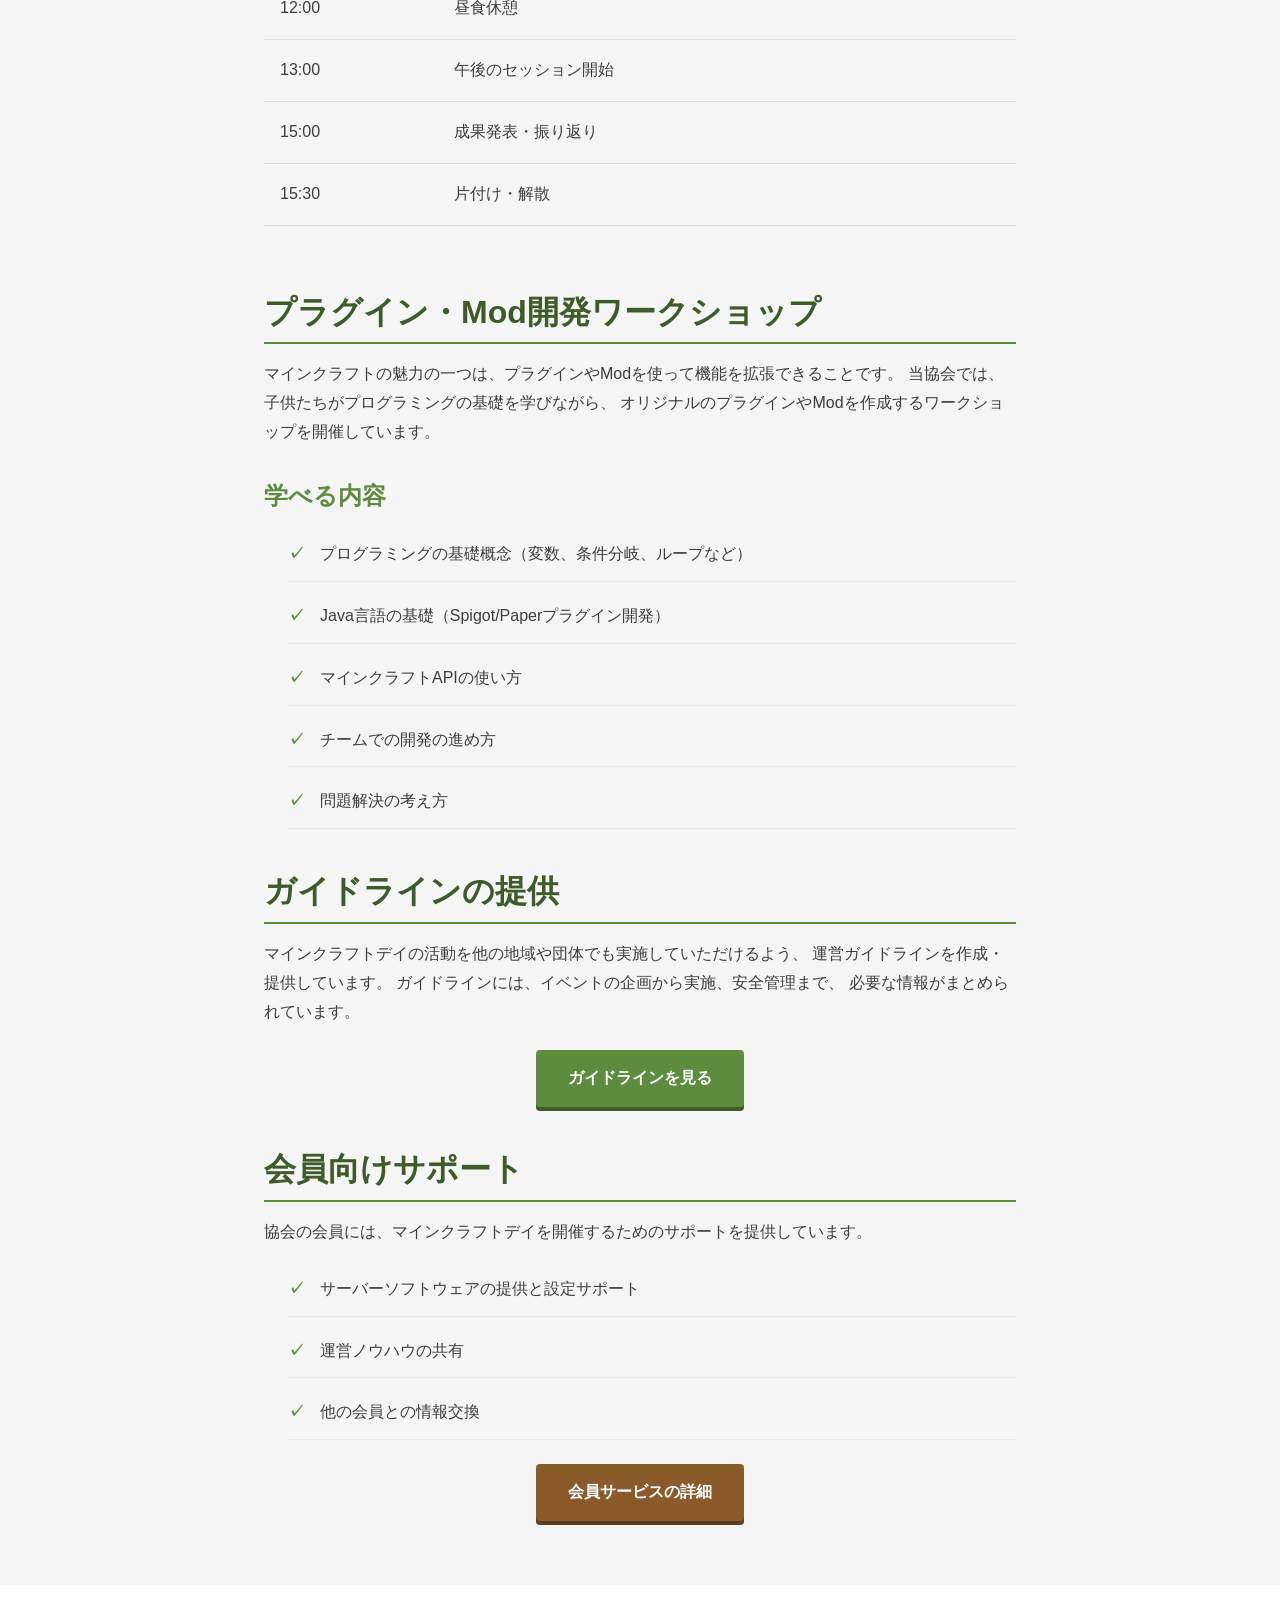
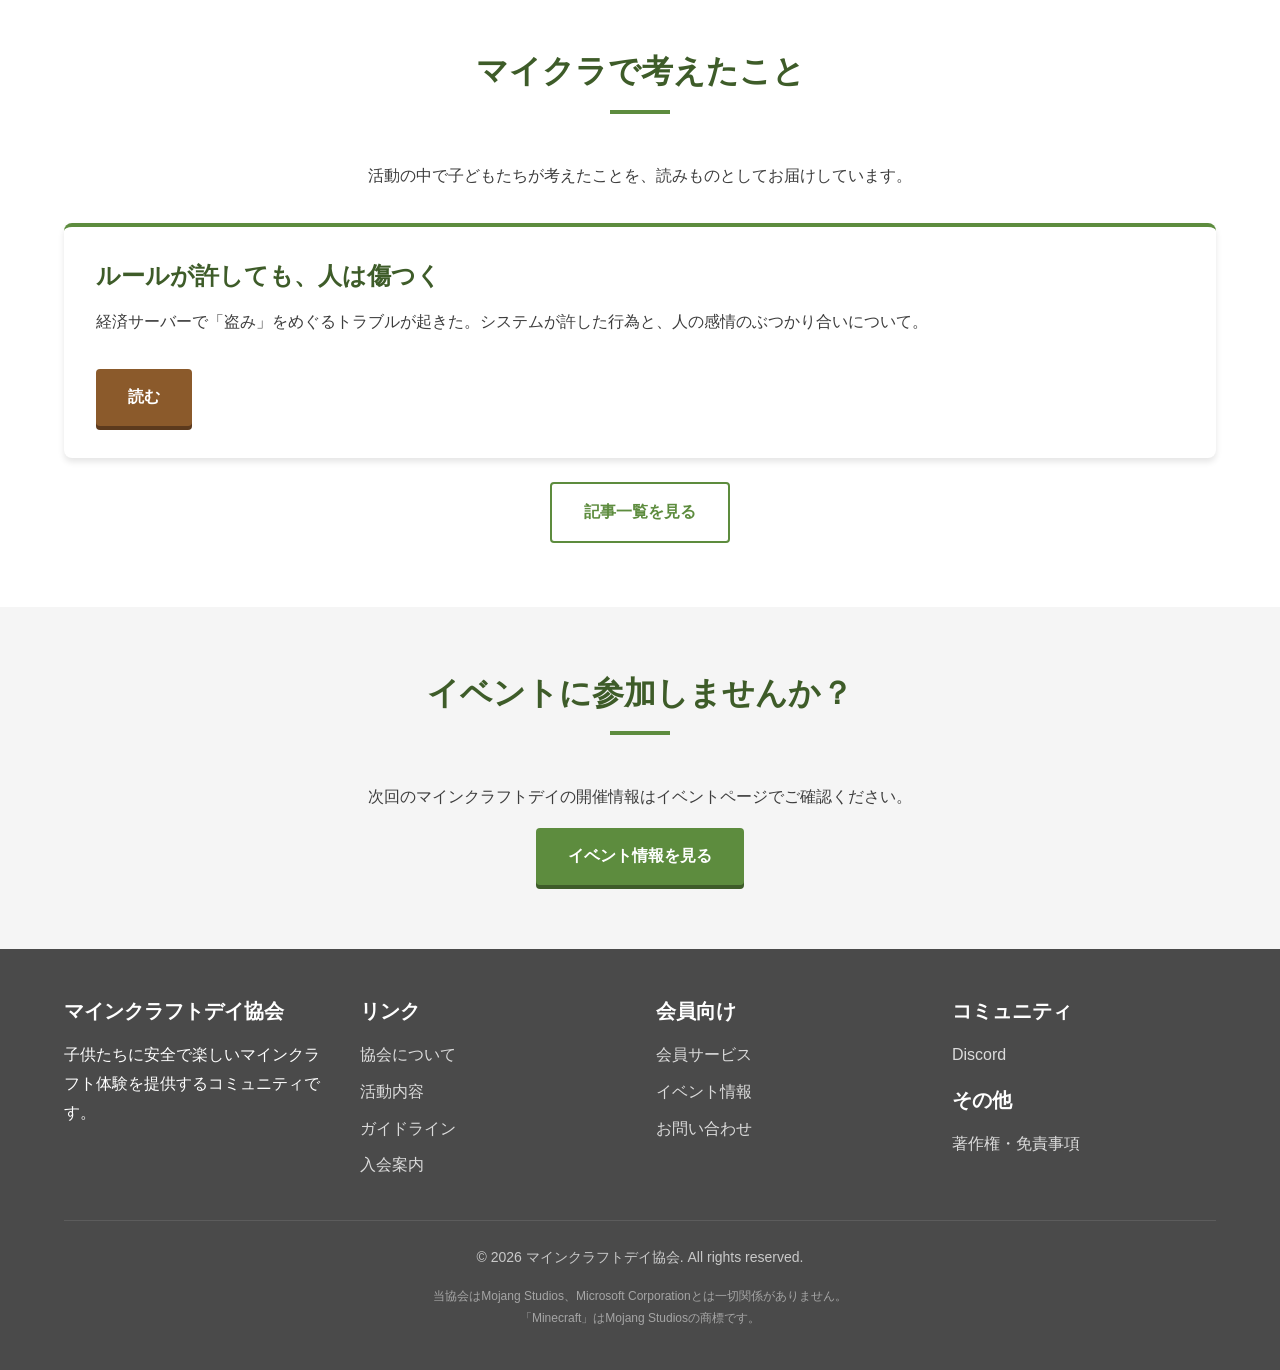
<file: docs/activities.html>
<!DOCTYPE html>
<html lang="ja">
<head>
  <meta charset="UTF-8">
  <meta name="viewport" content="width=device-width, initial-scale=1.0">
  <meta name="description" content="マインクラフトデイ協会の活動内容 - マインクラフトデイの開催、Mod・プラグイン開発ワークショップなど">
  <title>活動内容 | マインクラフトデイ協会</title>
  <link rel="stylesheet" href="css/style.css">
</head>
<body>
  <!-- Header -->
  <header class="header">
    <div class="container header-inner">
      <a href="index.html" class="logo">
        <div class="logo-icon"><img src="images/logo.png" alt="マインクラフトデイ"></div>
        <span class="logo-text">マインクラフトデイ協会</span>
      </a>
      <button class="nav-toggle" aria-label="メニュー" onclick="toggleNav()">☰</button>
      <nav class="nav" id="nav">
        <a href="index.html" class="nav-link">ホーム</a>
        <a href="about.html" class="nav-link">協会について</a>
        <a href="activities.html" class="nav-link active">活動内容</a>
        <a href="guidelines.html" class="nav-link">ガイドライン</a>
        <a href="membership.html" class="nav-link">入会案内</a>
        <a href="members.html" class="nav-link">会員ログイン</a>
      </nav>
    </div>
  </header>

  <!-- Page Header -->
  <section class="page-header">
    <div class="container">
      <h1>活動内容</h1>
      <p>マインクラフトデイ協会が行っている活動をご紹介します</p>
    </div>
  </section>

  <!-- Breadcrumb -->
  <div class="breadcrumb">
    <div class="container">
      <a href="index.html">ホーム</a> &gt; <span>活動内容</span>
    </div>
  </div>

  <!-- Content -->
  <section class="section">
    <div class="container content">

      <h2>マインクラフトデイの開催</h2>
      <p>
        「マインクラフトデイ」は、子供たちが実際に集まり、一緒にマインクラフトを楽しむイベントです。
        協会が管理する自前サーバーを使用し、参加者だけが接続できる安全な環境でマルチプレイを行います。
      </p>

      <h3>マインクラフトデイの特徴</h3>
      <div class="card-grid mt-3">
        <div class="card">
          <h3>管理されたサーバー環境</h3>
          <p>協会が管理するサーバーを使用し、参加者のみが接続できる安全なマルチプレイ環境を提供します。</p>
        </div>
        <div class="card">
          <h3>保護者の安心</h3>
          <p>対面でのイベントのため、保護者の目が届く環境で子供たちが遊ぶことができます。</p>
        </div>
        <div class="card">
          <h3>リアルなコミュニケーション</h3>
          <p>画面越しではなく、実際に顔を合わせてコミュニケーションを取りながら遊びます。</p>
        </div>
        <div class="card">
          <h3>目的を持った活動</h3>
          <p>単に遊ぶだけでなく、共同プロジェクトや学習要素を取り入れた活動を行います。</p>
        </div>
      </div>

      <h3>イベントの流れ（例）</h3>
      <div class="table-responsive mt-3">
        <table>
          <thead>
            <tr>
              <th>時間</th>
              <th>内容</th>
            </tr>
          </thead>
          <tbody>
            <tr>
              <td>09:30</td>
              <td>受付開始・機材セットアップ</td>
            </tr>
            <tr>
              <td>10:00</td>
              <td>オープニング・ルール説明</td>
            </tr>
            <tr>
              <td>10:15</td>
              <td>マルチプレイ開始</td>
            </tr>
            <tr>
              <td>12:00</td>
              <td>昼食休憩</td>
            </tr>
            <tr>
              <td>13:00</td>
              <td>午後のセッション開始</td>
            </tr>
            <tr>
              <td>15:00</td>
              <td>成果発表・振り返り</td>
            </tr>
            <tr>
              <td>15:30</td>
              <td>片付け・解散</td>
            </tr>
          </tbody>
        </table>
      </div>

      <h2>プラグイン・Mod開発ワークショップ</h2>
      <p>
        マインクラフトの魅力の一つは、プラグインやModを使って機能を拡張できることです。
        当協会では、子供たちがプログラミングの基礎を学びながら、
        オリジナルのプラグインやModを作成するワークショップを開催しています。
      </p>

      <h3>学べる内容</h3>
      <ul class="feature-list">
        <li>プログラミングの基礎概念（変数、条件分岐、ループなど）</li>
        <li>Java言語の基礎（Spigot/Paperプラグイン開発）</li>
        <li>マインクラフトAPIの使い方</li>
        <li>チームでの開発の進め方</li>
        <li>問題解決の考え方</li>
      </ul>

      <h2>ガイドラインの提供</h2>
      <p>
        マインクラフトデイの活動を他の地域や団体でも実施していただけるよう、
        運営ガイドラインを作成・提供しています。
        ガイドラインには、イベントの企画から実施、安全管理まで、
        必要な情報がまとめられています。
      </p>
      <div class="text-center mt-3">
        <a href="guidelines.html" class="btn btn-primary">ガイドラインを見る</a>
      </div>

      <h2>会員向けサポート</h2>
      <p>
        協会の会員には、マインクラフトデイを開催するためのサポートを提供しています。
      </p>
      <ul class="feature-list">
        <li>サーバーソフトウェアの提供と設定サポート</li>
        <li>運営ノウハウの共有</li>
        <li>他の会員との情報交換</li>
      </ul>
      <div class="text-center mt-3">
        <a href="services.html" class="btn btn-secondary">会員サービスの詳細</a>
      </div>

    </div>
  </section>

  <!-- Stories Section -->
  <section class="section section-alt">
    <div class="container">
      <h2 class="section-title">マイクラで考えたこと</h2>
      <p class="text-center" style="margin-bottom: 2rem;">活動の中で子どもたちが考えたことを、読みものとしてお届けしています。</p>
      <div class="card-grid">
        <div class="card">
          <h3>ルールが許しても、人は傷つく</h3>
          <p>経済サーバーで「盗み」をめぐるトラブルが起きた。システムが許した行為と、人の感情のぶつかり合いについて。</p>
          <a href="stories/human-problem-and-system-problem.html" class="btn btn-secondary mt-2">読む</a>
        </div>
      </div>
      <div class="text-center mt-3">
        <a href="stories/index.html" class="btn btn-outline">記事一覧を見る</a>
      </div>
    </div>
  </section>

  <!-- CTA Section -->
  <section class="section">
    <div class="container text-center">
      <h2 class="section-title">イベントに参加しませんか？</h2>
      <p>次回のマインクラフトデイの開催情報はイベントページでご確認ください。</p>
      <a href="events.html" class="btn btn-primary">イベント情報を見る</a>
    </div>
  </section>

  <!-- Footer -->
  <footer class="footer">
    <div class="container">
      <div class="footer-grid">
        <div>
          <h4>マインクラフトデイ協会</h4>
          <p>子供たちに安全で楽しいマインクラフト体験を提供するコミュニティです。</p>
        </div>
        <div>
          <h4>リンク</h4>
          <ul class="footer-links">
            <li><a href="about.html">協会について</a></li>
            <li><a href="activities.html">活動内容</a></li>
            <li><a href="guidelines.html">ガイドライン</a></li>
            <li><a href="membership.html">入会案内</a></li>
          </ul>
        </div>
        <div>
          <h4>会員向け</h4>
          <ul class="footer-links">
            <li><a href="services.html">会員サービス</a></li>
            <li><a href="events.html">イベント情報</a></li>
            <li><a href="contact.html">お問い合わせ</a></li>
          </ul>
        </div>
        <div>
          <h4>コミュニティ</h4>
          <ul class="footer-links">
            <li><a href="https://discord.gg/yJNMPBXGE4" target="_blank" rel="noopener noreferrer">Discord</a></li>
          </ul>
          <h4 style="margin-top: 1rem;">その他</h4>
          <ul class="footer-links">
            <li><a href="legal.html">著作権・免責事項</a></li>
          </ul>
        </div>
      </div>
      <div class="footer-bottom">
        <p>&copy; 2026 マインクラフトデイ協会. All rights reserved.</p>
        <p class="footer-disclaimer">
          当協会はMojang Studios、Microsoft Corporationとは一切関係がありません。<br>
          「Minecraft」はMojang Studiosの商標です。
        </p>
      </div>
    </div>
  </footer>

  <script src="js/main.js"></script>
</body>
</html>
</file>
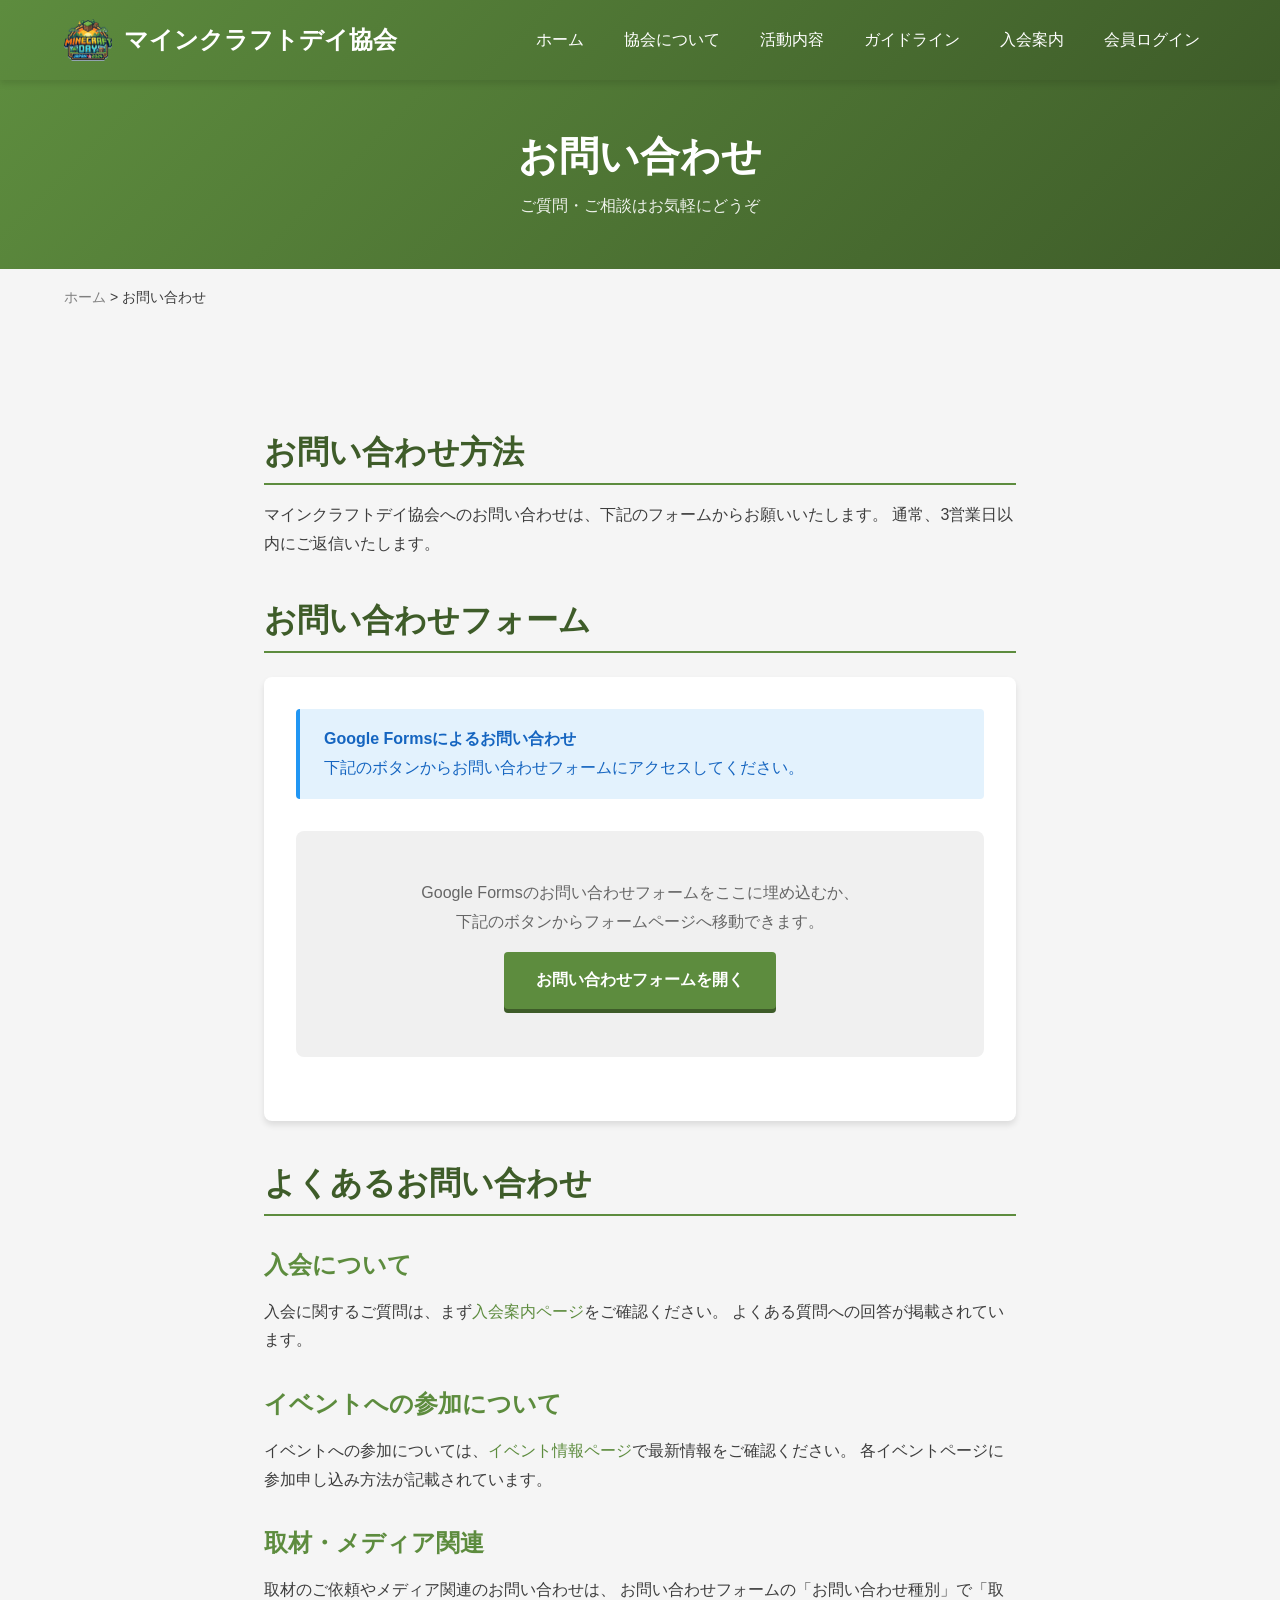
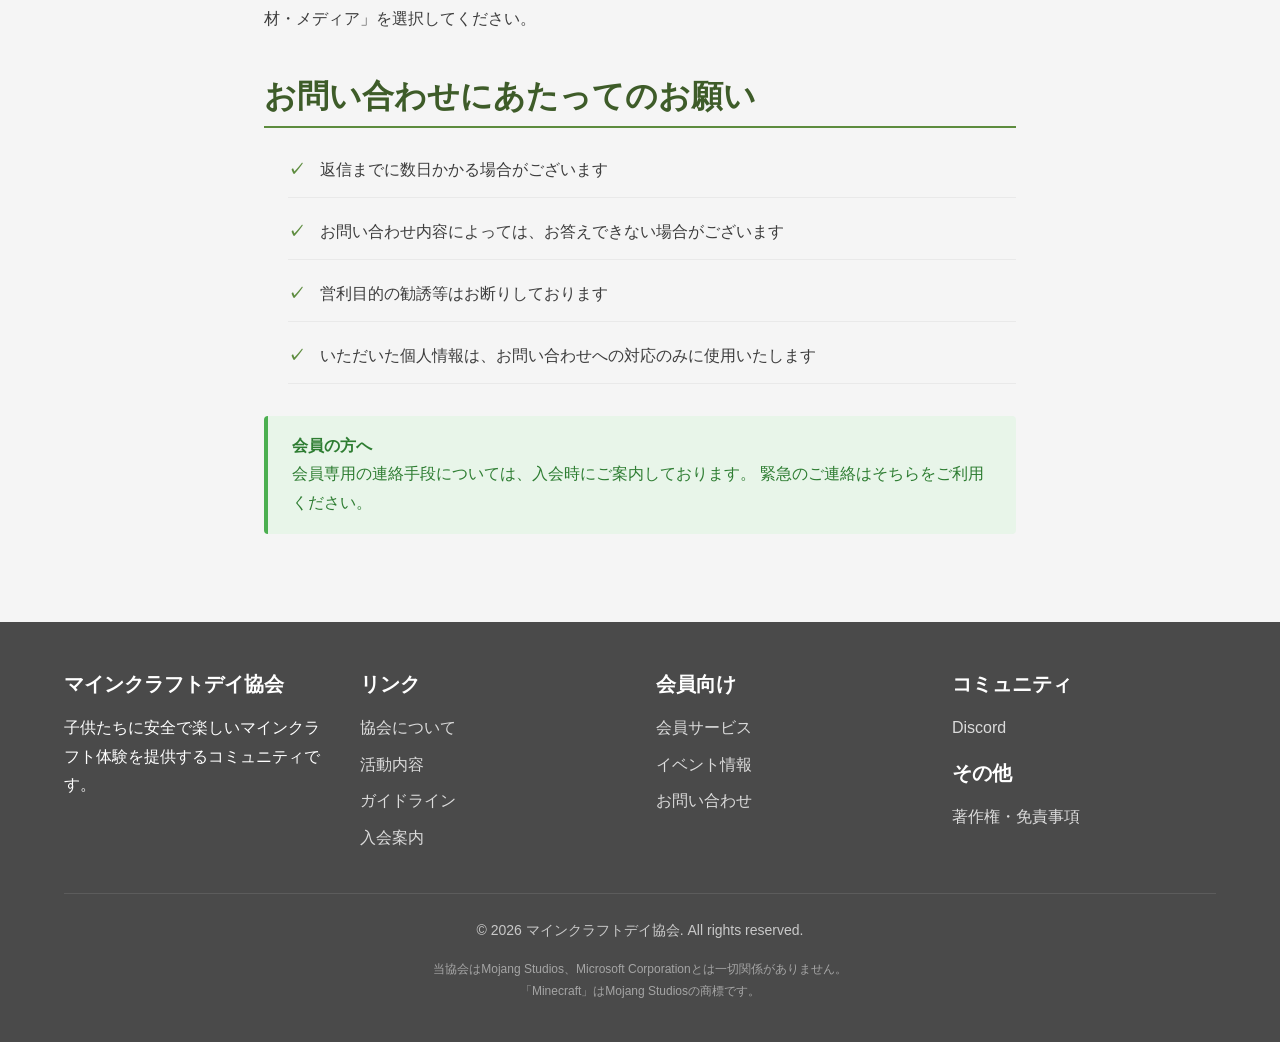
<file: docs/contact.html>
<!DOCTYPE html>
<html lang="ja">
<head>
  <meta charset="UTF-8">
  <meta name="viewport" content="width=device-width, initial-scale=1.0">
  <meta name="description" content="マインクラフトデイ協会へのお問い合わせ">
  <title>お問い合わせ | マインクラフトデイ協会</title>
  <link rel="stylesheet" href="css/style.css">
</head>
<body>
  <!-- Header -->
  <header class="header">
    <div class="container header-inner">
      <a href="index.html" class="logo">
        <div class="logo-icon"><img src="images/logo.png" alt="マインクラフトデイ"></div>
        <span class="logo-text">マインクラフトデイ協会</span>
      </a>
      <button class="nav-toggle" aria-label="メニュー" onclick="toggleNav()">☰</button>
      <nav class="nav" id="nav">
        <a href="index.html" class="nav-link">ホーム</a>
        <a href="about.html" class="nav-link">協会について</a>
        <a href="activities.html" class="nav-link">活動内容</a>
        <a href="guidelines.html" class="nav-link">ガイドライン</a>
        <a href="membership.html" class="nav-link">入会案内</a>
        <a href="members.html" class="nav-link">会員ログイン</a>
      </nav>
    </div>
  </header>

  <!-- Page Header -->
  <section class="page-header">
    <div class="container">
      <h1>お問い合わせ</h1>
      <p>ご質問・ご相談はお気軽にどうぞ</p>
    </div>
  </section>

  <!-- Breadcrumb -->
  <div class="breadcrumb">
    <div class="container">
      <a href="index.html">ホーム</a> &gt; <span>お問い合わせ</span>
    </div>
  </div>

  <!-- Content -->
  <section class="section">
    <div class="container content">

      <h2>お問い合わせ方法</h2>
      <p>
        マインクラフトデイ協会へのお問い合わせは、下記のフォームからお願いいたします。
        通常、3営業日以内にご返信いたします。
      </p>

      <h2>お問い合わせフォーム</h2>
      <div class="form-container mt-3">
        <div class="alert alert-info">
          <strong>Google Formsによるお問い合わせ</strong><br>
          下記のボタンからお問い合わせフォームにアクセスしてください。
        </div>

        <!-- Google Forms埋め込み用プレースホルダー -->
        <div class="text-center" style="padding: 3rem; background: #f0f0f0; border-radius: 8px; margin: 2rem 0;">
          <p style="color: #666; margin-bottom: 1rem;">
            Google Formsのお問い合わせフォームをここに埋め込むか、<br>
            下記のボタンからフォームページへ移動できます。
          </p>
          <a href="#" class="btn btn-primary" onclick="alert('Google Formsのリンクを設定してください'); return false;">
            お問い合わせフォームを開く
          </a>
        </div>

        <!--
        Google Formsを埋め込む場合のサンプルコード:

        <iframe
          src="https://docs.google.com/forms/d/e/YOUR_FORM_ID/viewform?embedded=true"
          width="100%"
          height="800"
          frameborder="0"
          marginheight="0"
          marginwidth="0">
          読み込んでいます…
        </iframe>
        -->
      </div>

      <h2>よくあるお問い合わせ</h2>

      <h3>入会について</h3>
      <p>
        入会に関するご質問は、まず<a href="membership.html">入会案内ページ</a>をご確認ください。
        よくある質問への回答が掲載されています。
      </p>

      <h3>イベントへの参加について</h3>
      <p>
        イベントへの参加については、<a href="events.html">イベント情報ページ</a>で最新情報をご確認ください。
        各イベントページに参加申し込み方法が記載されています。
      </p>

      <h3>取材・メディア関連</h3>
      <p>
        取材のご依頼やメディア関連のお問い合わせは、
        お問い合わせフォームの「お問い合わせ種別」で「取材・メディア」を選択してください。
      </p>

      <h2>お問い合わせにあたってのお願い</h2>
      <ul class="feature-list">
        <li>返信までに数日かかる場合がございます</li>
        <li>お問い合わせ内容によっては、お答えできない場合がございます</li>
        <li>営利目的の勧誘等はお断りしております</li>
        <li>いただいた個人情報は、お問い合わせへの対応のみに使用いたします</li>
      </ul>

      <div class="alert alert-success mt-4">
        <strong>会員の方へ</strong><br>
        会員専用の連絡手段については、入会時にご案内しております。
        緊急のご連絡はそちらをご利用ください。
      </div>

    </div>
  </section>

  <!-- Footer -->
  <footer class="footer">
    <div class="container">
      <div class="footer-grid">
        <div>
          <h4>マインクラフトデイ協会</h4>
          <p>子供たちに安全で楽しいマインクラフト体験を提供するコミュニティです。</p>
        </div>
        <div>
          <h4>リンク</h4>
          <ul class="footer-links">
            <li><a href="about.html">協会について</a></li>
            <li><a href="activities.html">活動内容</a></li>
            <li><a href="guidelines.html">ガイドライン</a></li>
            <li><a href="membership.html">入会案内</a></li>
          </ul>
        </div>
        <div>
          <h4>会員向け</h4>
          <ul class="footer-links">
            <li><a href="services.html">会員サービス</a></li>
            <li><a href="events.html">イベント情報</a></li>
            <li><a href="contact.html">お問い合わせ</a></li>
          </ul>
        </div>
        <div>
          <h4>コミュニティ</h4>
          <ul class="footer-links">
            <li><a href="https://discord.gg/yJNMPBXGE4" target="_blank" rel="noopener noreferrer">Discord</a></li>
          </ul>
          <h4 style="margin-top: 1rem;">その他</h4>
          <ul class="footer-links">
            <li><a href="legal.html">著作権・免責事項</a></li>
          </ul>
        </div>
      </div>
      <div class="footer-bottom">
        <p>&copy; 2026 マインクラフトデイ協会. All rights reserved.</p>
        <p class="footer-disclaimer">
          当協会はMojang Studios、Microsoft Corporationとは一切関係がありません。<br>
          「Minecraft」はMojang Studiosの商標です。
        </p>
      </div>
    </div>
  </footer>

  <script src="js/main.js"></script>
</body>
</html>
</file>
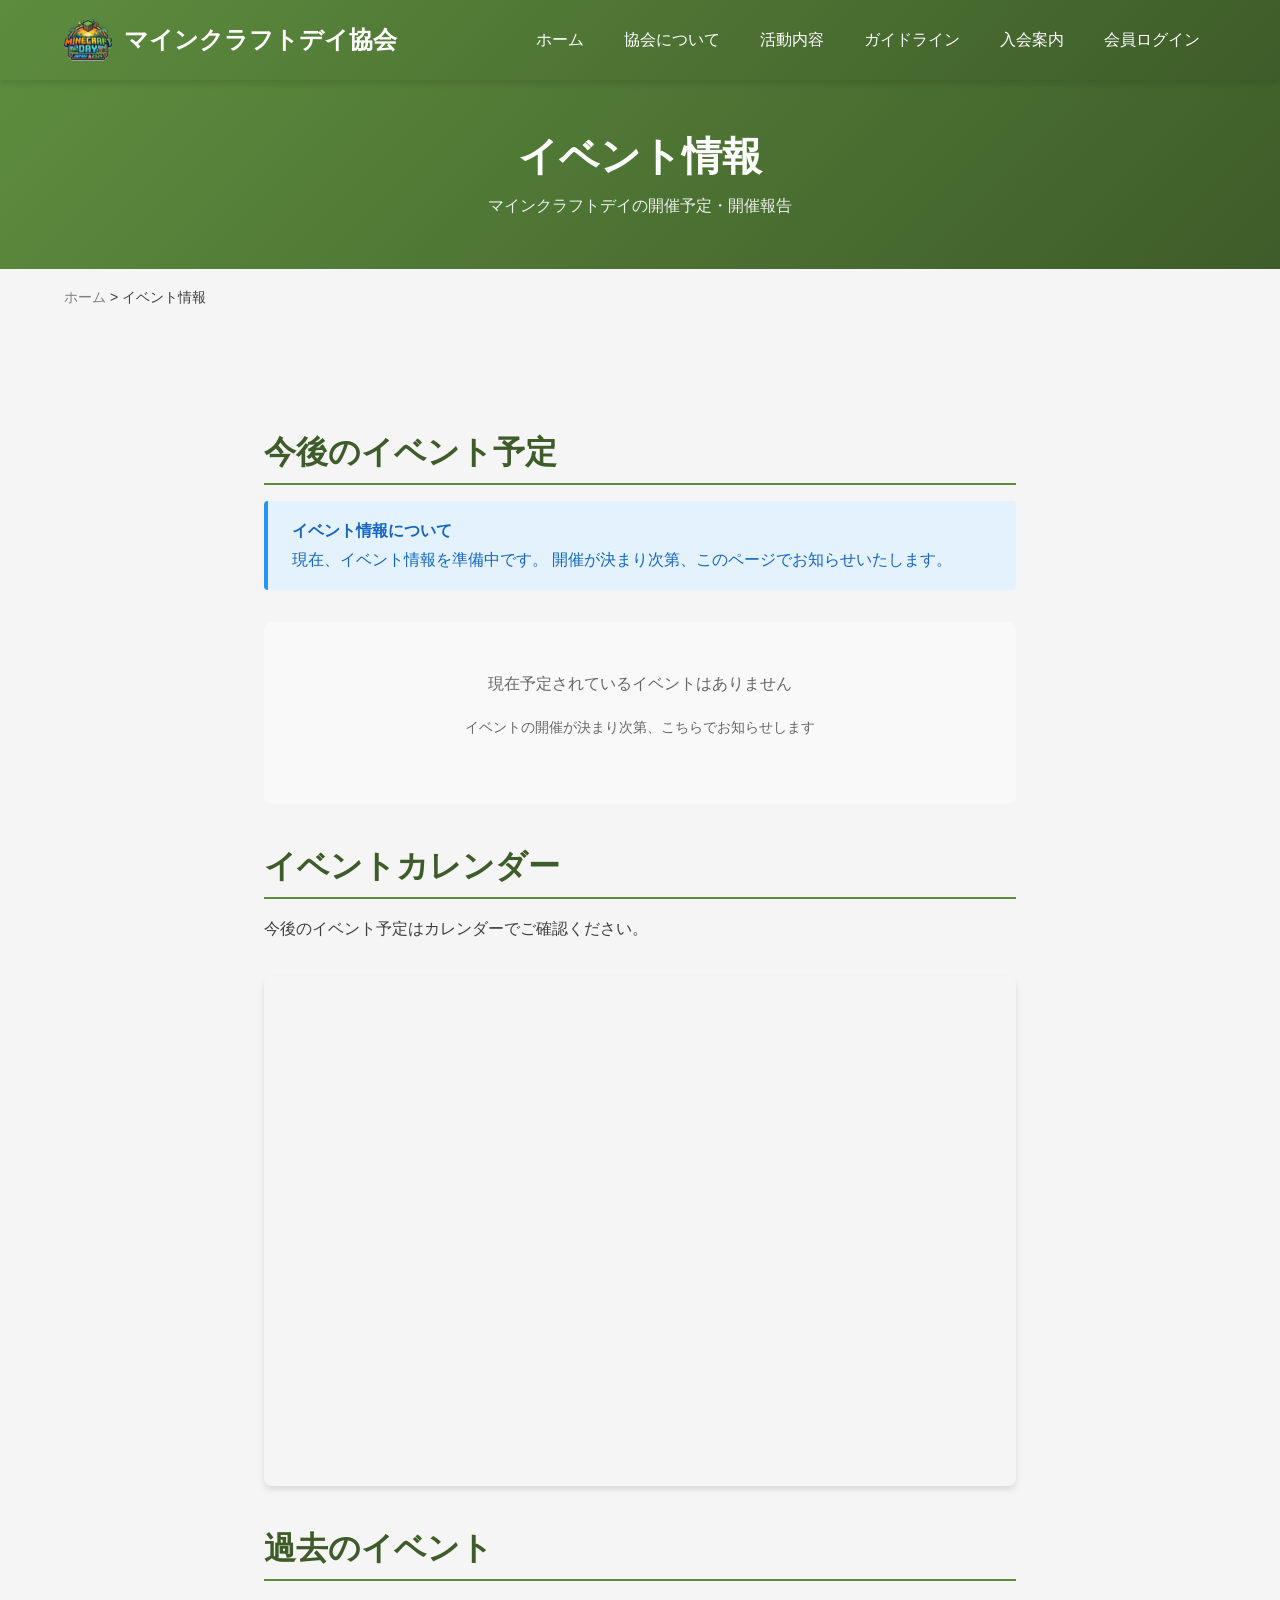
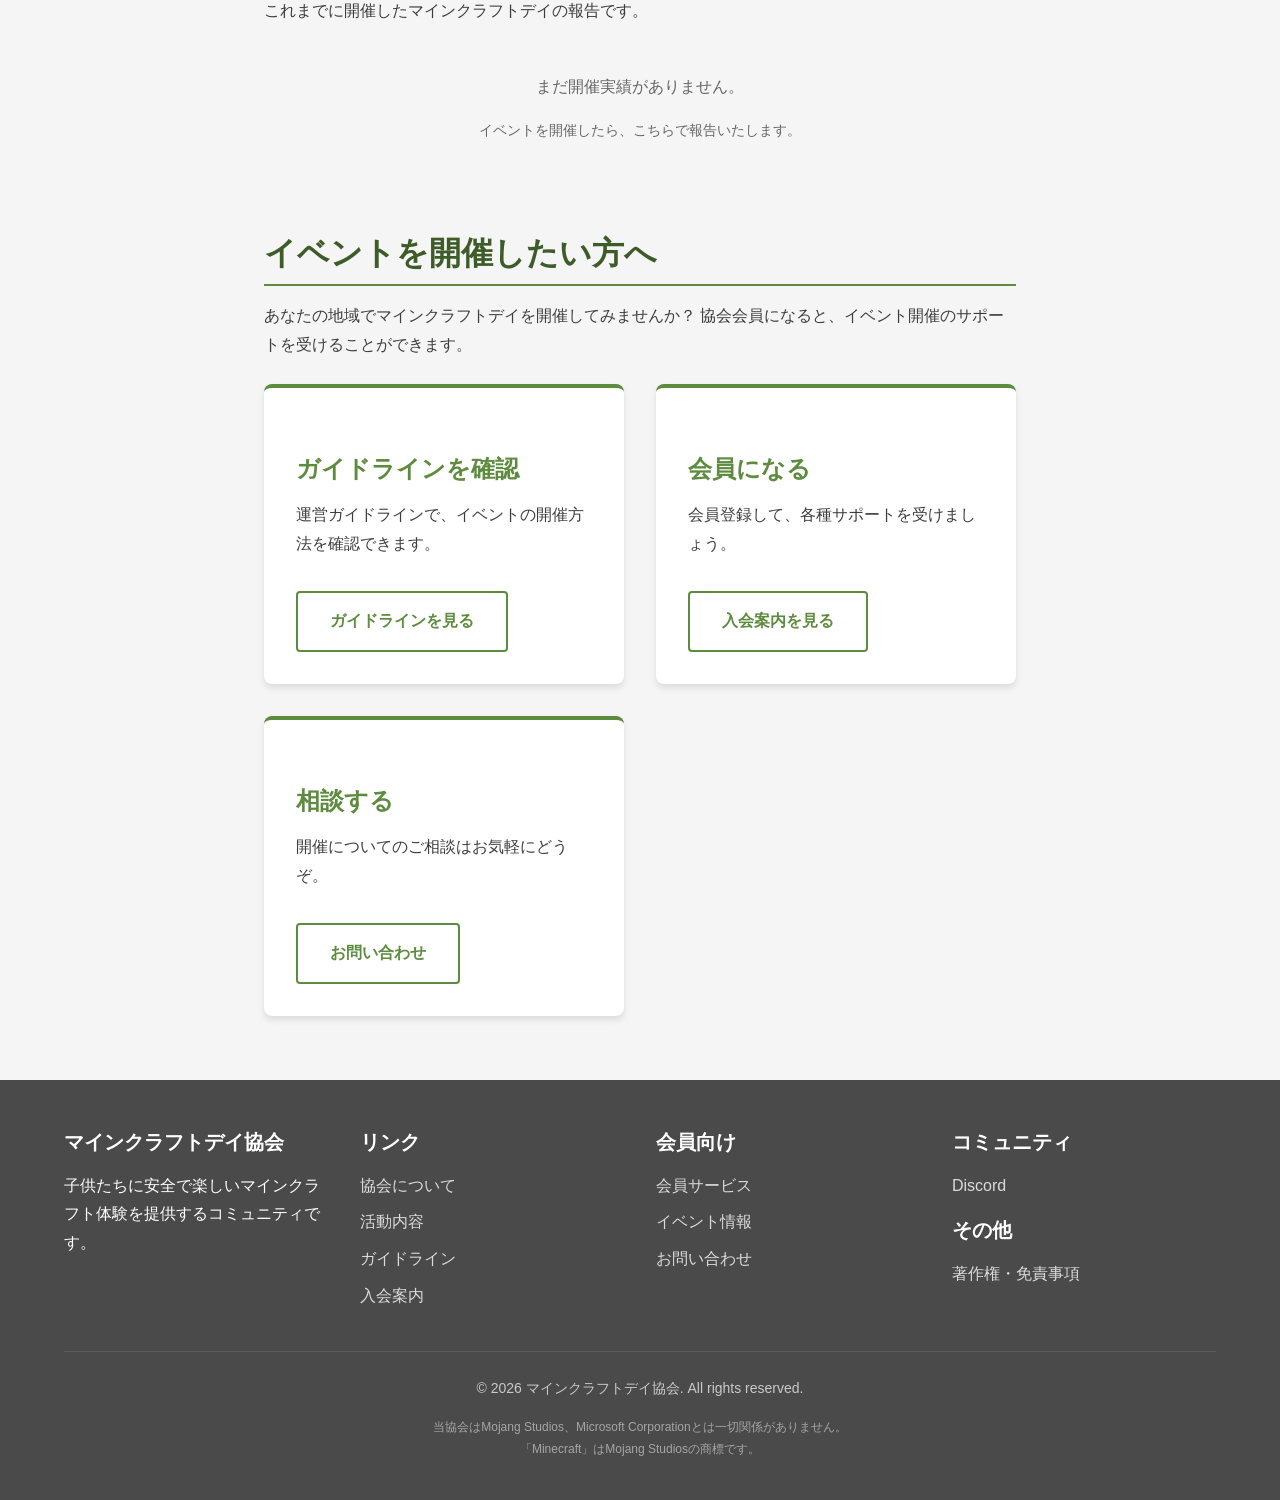
<file: docs/events.html>
<!DOCTYPE html>
<html lang="ja">
<head>
  <meta charset="UTF-8">
  <meta name="viewport" content="width=device-width, initial-scale=1.0">
  <meta name="description" content="マインクラフトデイ協会のイベント情報 - 今後のマインクラフトデイ開催予定">
  <title>イベント情報 | マインクラフトデイ協会</title>
  <link rel="stylesheet" href="css/style.css">
</head>
<body>
  <!-- Header -->
  <header class="header">
    <div class="container header-inner">
      <a href="index.html" class="logo">
        <div class="logo-icon"><img src="images/logo.png" alt="マインクラフトデイ"></div>
        <span class="logo-text">マインクラフトデイ協会</span>
      </a>
      <button class="nav-toggle" aria-label="メニュー" onclick="toggleNav()">☰</button>
      <nav class="nav" id="nav">
        <a href="index.html" class="nav-link">ホーム</a>
        <a href="about.html" class="nav-link">協会について</a>
        <a href="activities.html" class="nav-link">活動内容</a>
        <a href="guidelines.html" class="nav-link">ガイドライン</a>
        <a href="membership.html" class="nav-link">入会案内</a>
        <a href="members.html" class="nav-link">会員ログイン</a>
      </nav>
    </div>
  </header>

  <!-- Page Header -->
  <section class="page-header">
    <div class="container">
      <h1>イベント情報</h1>
      <p>マインクラフトデイの開催予定・開催報告</p>
    </div>
  </section>

  <!-- Breadcrumb -->
  <div class="breadcrumb">
    <div class="container">
      <a href="index.html">ホーム</a> &gt; <span>イベント情報</span>
    </div>
  </div>

  <!-- Content -->
  <section class="section">
    <div class="container content">

      <h2>今後のイベント予定</h2>

      <div class="alert alert-info">
        <strong>イベント情報について</strong><br>
        現在、イベント情報を準備中です。
        開催が決まり次第、このページでお知らせいたします。
      </div>

      <!--
      ========================================
      イベント追加時のテンプレート
      下記をコピーして使用してください
      ========================================

      <div class="card mt-3">
        <h3>マインクラフトデイ Vol.X</h3>
        <div class="table-responsive">
          <table>
            <tr><td><strong>日時</strong></td><td>2026年○月○日（土）10:00〜15:30</td></tr>
            <tr><td><strong>場所</strong></td><td>○○市民センター</td></tr>
            <tr><td><strong>対象</strong></td><td>小学生〜中学生（保護者同伴可）</td></tr>
            <tr><td><strong>定員</strong></td><td>20名</td></tr>
            <tr><td><strong>参加費</strong></td><td>無料</td></tr>
          </table>
        </div>
        <p>イベントの説明文をここに記載します。</p>
        <a href="YOUR_GOOGLE_FORM_URL" class="btn btn-primary mt-2" target="_blank">参加申し込み</a>
      </div>

      ========================================
      -->

      <div style="text-align: center; padding: 3rem; background: #f9f9f9; border-radius: 8px; margin: 2rem 0;">
        <p style="color: #666;">現在予定されているイベントはありません</p>
        <p style="color: #666; font-size: 0.875rem;">イベントの開催が決まり次第、こちらでお知らせします</p>
      </div>

      <h2>イベントカレンダー</h2>
      <p>
        今後のイベント予定はカレンダーでご確認ください。
      </p>

      <div class="calendar-container" style="margin: 2rem 0;">
        <iframe
          src="https://calendar.google.com/calendar/embed?src=1abce4de15f09ba69d8c5e4311d3b2d6407c9173e6d50afd03b08295b97388e1%40group.calendar.google.com&ctz=Asia%2FTokyo&showTitle=0&showNav=1&showPrint=0&showCalendars=0"
          style="border: 0; width: 100%; height: 500px;"
          frameborder="0"
          scrolling="no">
        </iframe>
      </div>

      <h2>過去のイベント</h2>
      <p>
        これまでに開催したマインクラフトデイの報告です。
      </p>

      <div style="text-align: center; padding: 2rem; color: #666;">
        <p>まだ開催実績がありません。</p>
        <p style="font-size: 0.875rem;">イベントを開催したら、こちらで報告いたします。</p>
      </div>

      <!--
      過去イベントのサンプル（イベント報告追加時に使用）:

      <div class="card mt-3">
        <h3>マインクラフトデイ Vol.1 開催報告</h3>
        <p class="timeline-date">2026年○月○日開催</p>
        <p>
          ○○市民センターにて、第1回マインクラフトデイを開催しました。
          15名の子供たちが参加し、共同で大きな建築物を作りました。
        </p>
        <p>参加者の声：「みんなで作るのが楽しかった！」</p>
      </div>
      -->

      <h2>イベントを開催したい方へ</h2>
      <p>
        あなたの地域でマインクラフトデイを開催してみませんか？
        協会会員になると、イベント開催のサポートを受けることができます。
      </p>

      <div class="card-grid mt-3">
        <div class="card">
          <h3>ガイドラインを確認</h3>
          <p>運営ガイドラインで、イベントの開催方法を確認できます。</p>
          <a href="guidelines.html" class="btn btn-outline mt-2">ガイドラインを見る</a>
        </div>
        <div class="card">
          <h3>会員になる</h3>
          <p>会員登録して、各種サポートを受けましょう。</p>
          <a href="membership.html" class="btn btn-outline mt-2">入会案内を見る</a>
        </div>
        <div class="card">
          <h3>相談する</h3>
          <p>開催についてのご相談はお気軽にどうぞ。</p>
          <a href="contact.html" class="btn btn-outline mt-2">お問い合わせ</a>
        </div>
      </div>

    </div>
  </section>

  <!-- Footer -->
  <footer class="footer">
    <div class="container">
      <div class="footer-grid">
        <div>
          <h4>マインクラフトデイ協会</h4>
          <p>子供たちに安全で楽しいマインクラフト体験を提供するコミュニティです。</p>
        </div>
        <div>
          <h4>リンク</h4>
          <ul class="footer-links">
            <li><a href="about.html">協会について</a></li>
            <li><a href="activities.html">活動内容</a></li>
            <li><a href="guidelines.html">ガイドライン</a></li>
            <li><a href="membership.html">入会案内</a></li>
          </ul>
        </div>
        <div>
          <h4>会員向け</h4>
          <ul class="footer-links">
            <li><a href="services.html">会員サービス</a></li>
            <li><a href="events.html">イベント情報</a></li>
            <li><a href="contact.html">お問い合わせ</a></li>
          </ul>
        </div>
        <div>
          <h4>コミュニティ</h4>
          <ul class="footer-links">
            <li><a href="https://discord.gg/yJNMPBXGE4" target="_blank" rel="noopener noreferrer">Discord</a></li>
          </ul>
          <h4 style="margin-top: 1rem;">その他</h4>
          <ul class="footer-links">
            <li><a href="legal.html">著作権・免責事項</a></li>
          </ul>
        </div>
      </div>
      <div class="footer-bottom">
        <p>&copy; 2026 マインクラフトデイ協会. All rights reserved.</p>
        <p class="footer-disclaimer">
          当協会はMojang Studios、Microsoft Corporationとは一切関係がありません。<br>
          「Minecraft」はMojang Studiosの商標です。
        </p>
      </div>
    </div>
  </footer>

  <script src="js/main.js"></script>
</body>
</html>
</file>
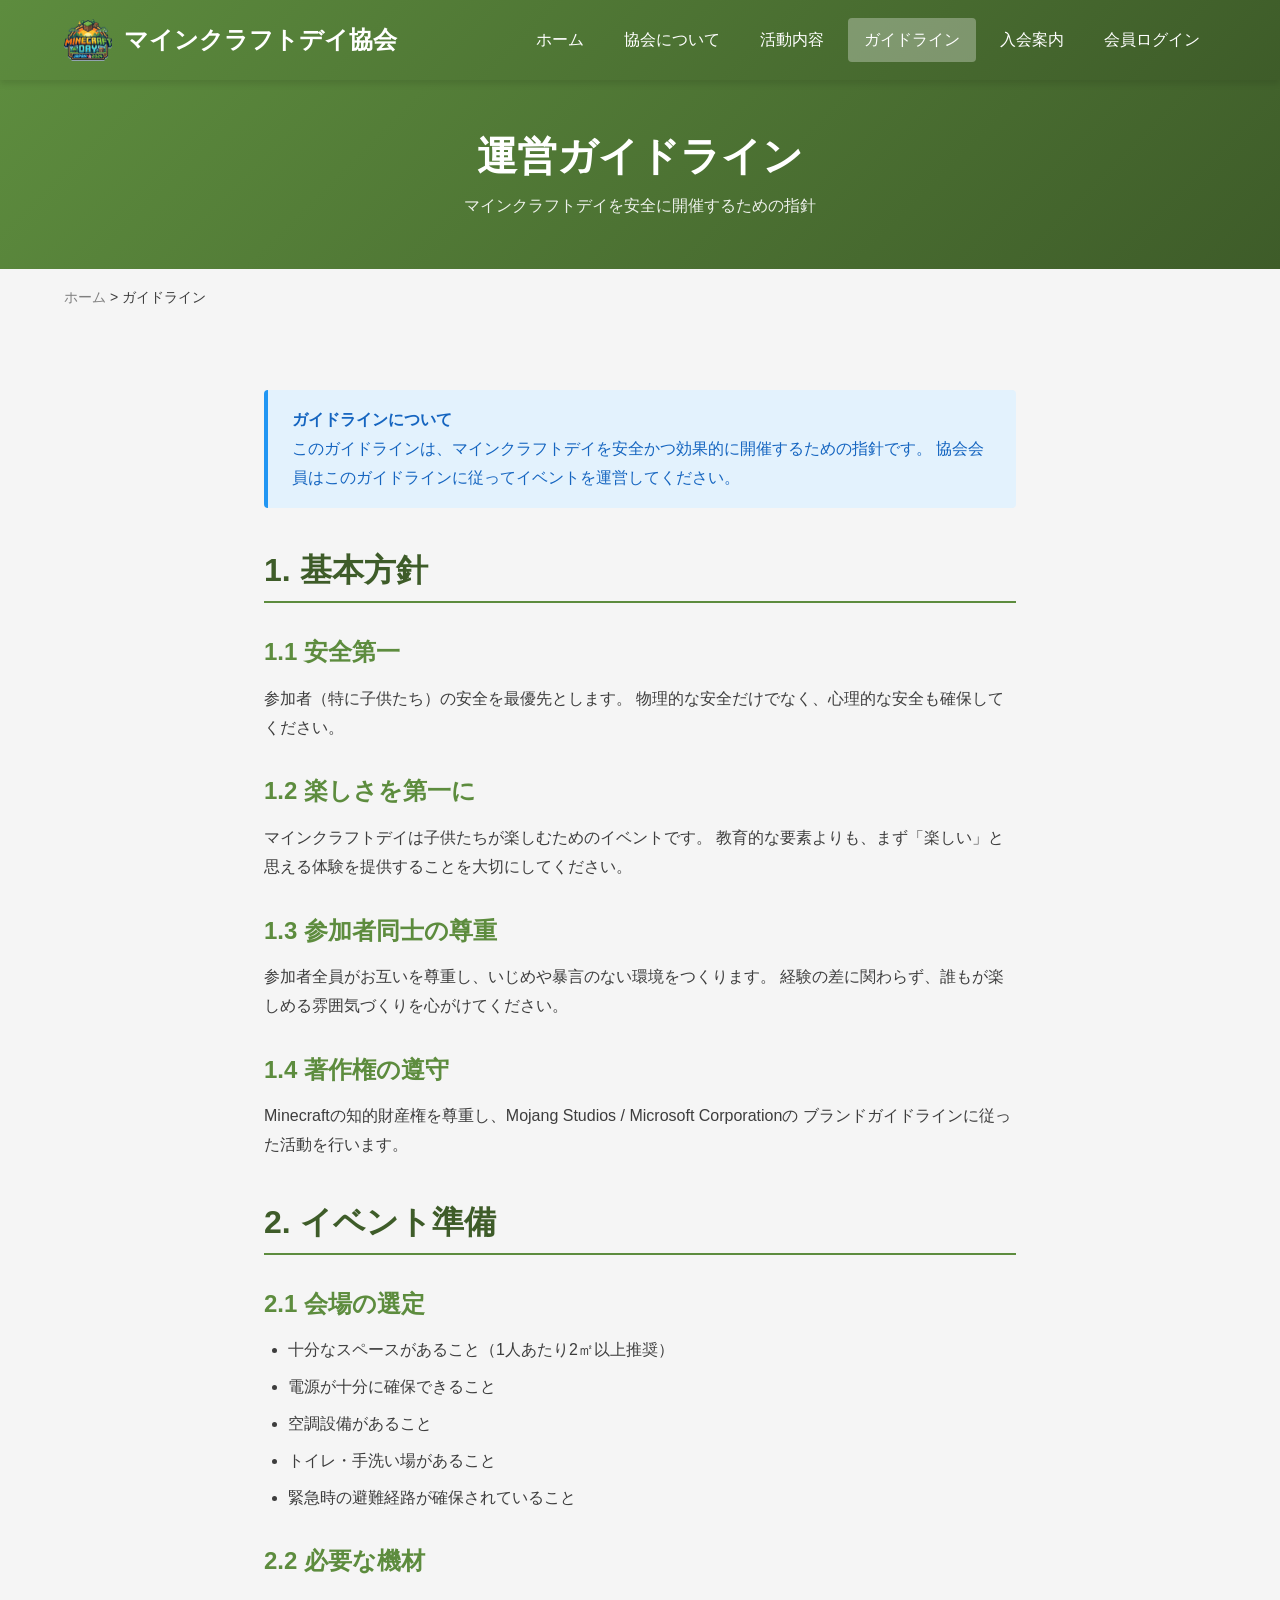
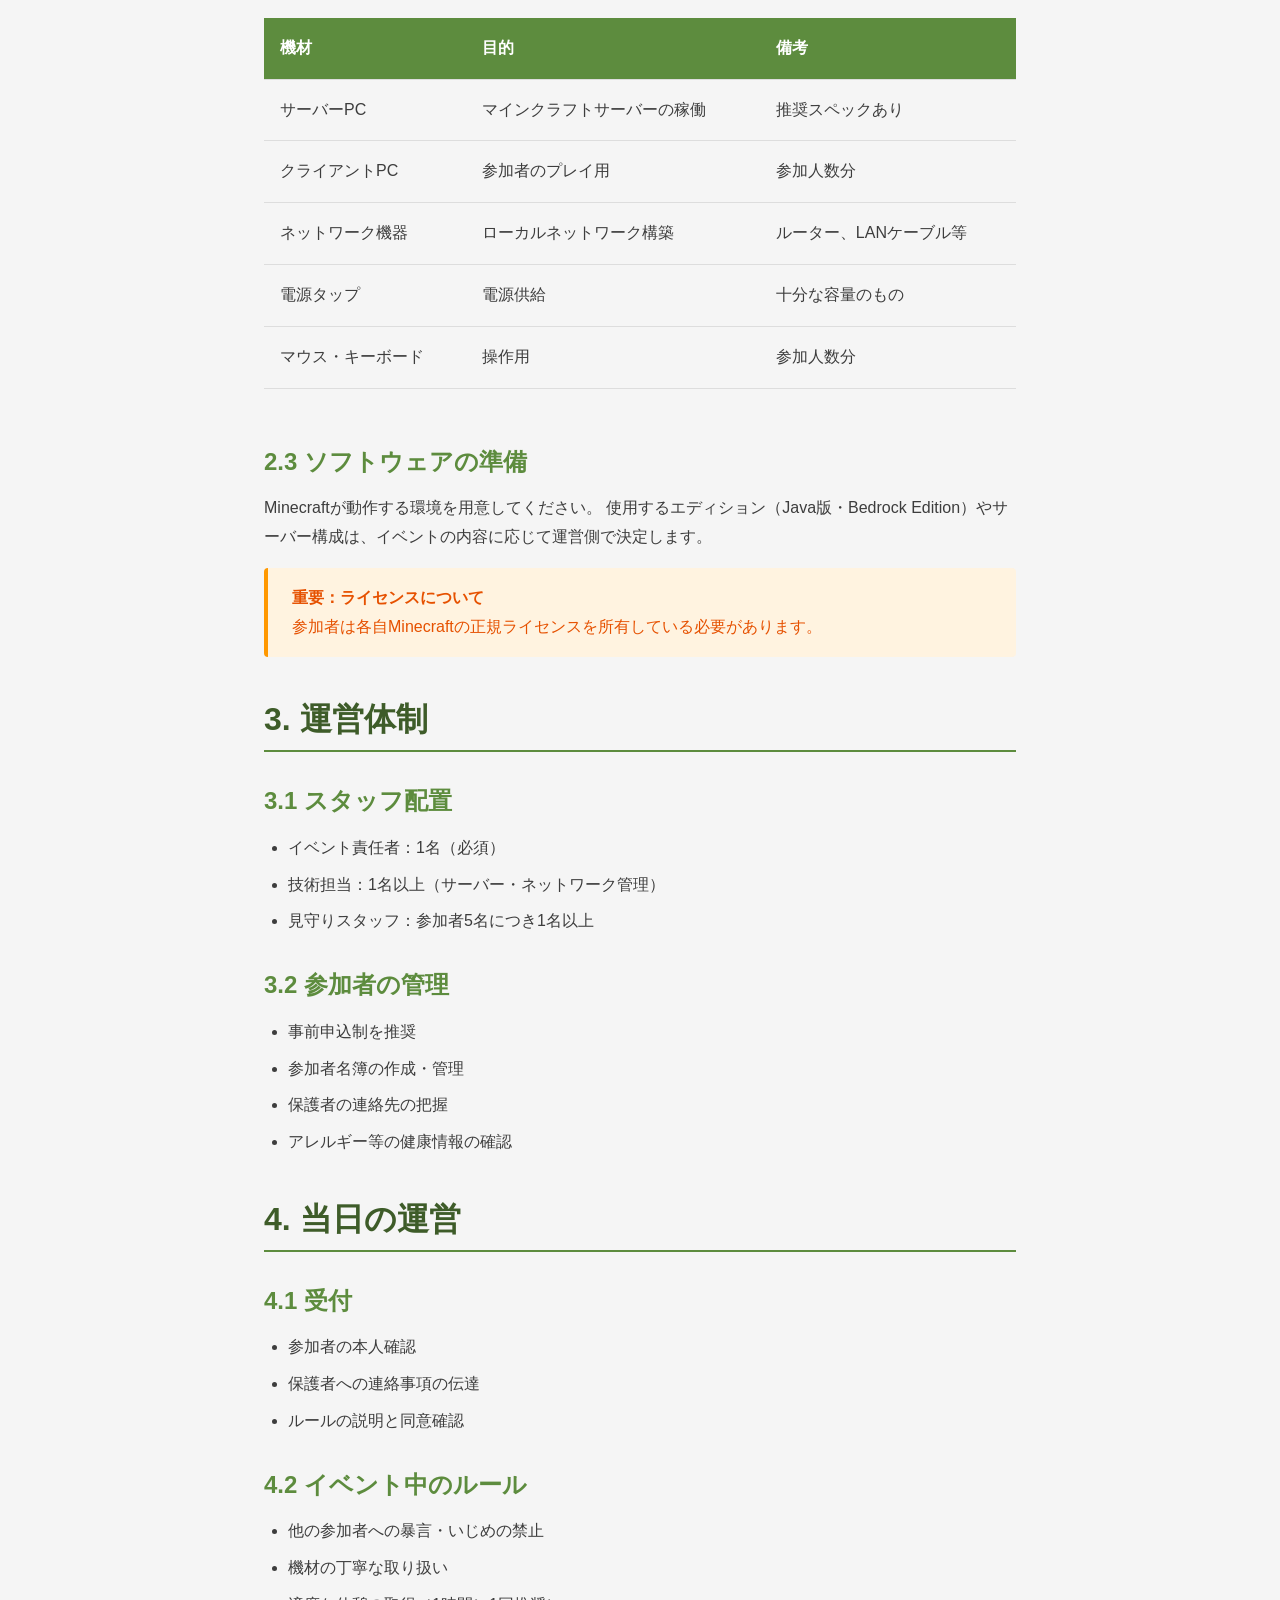
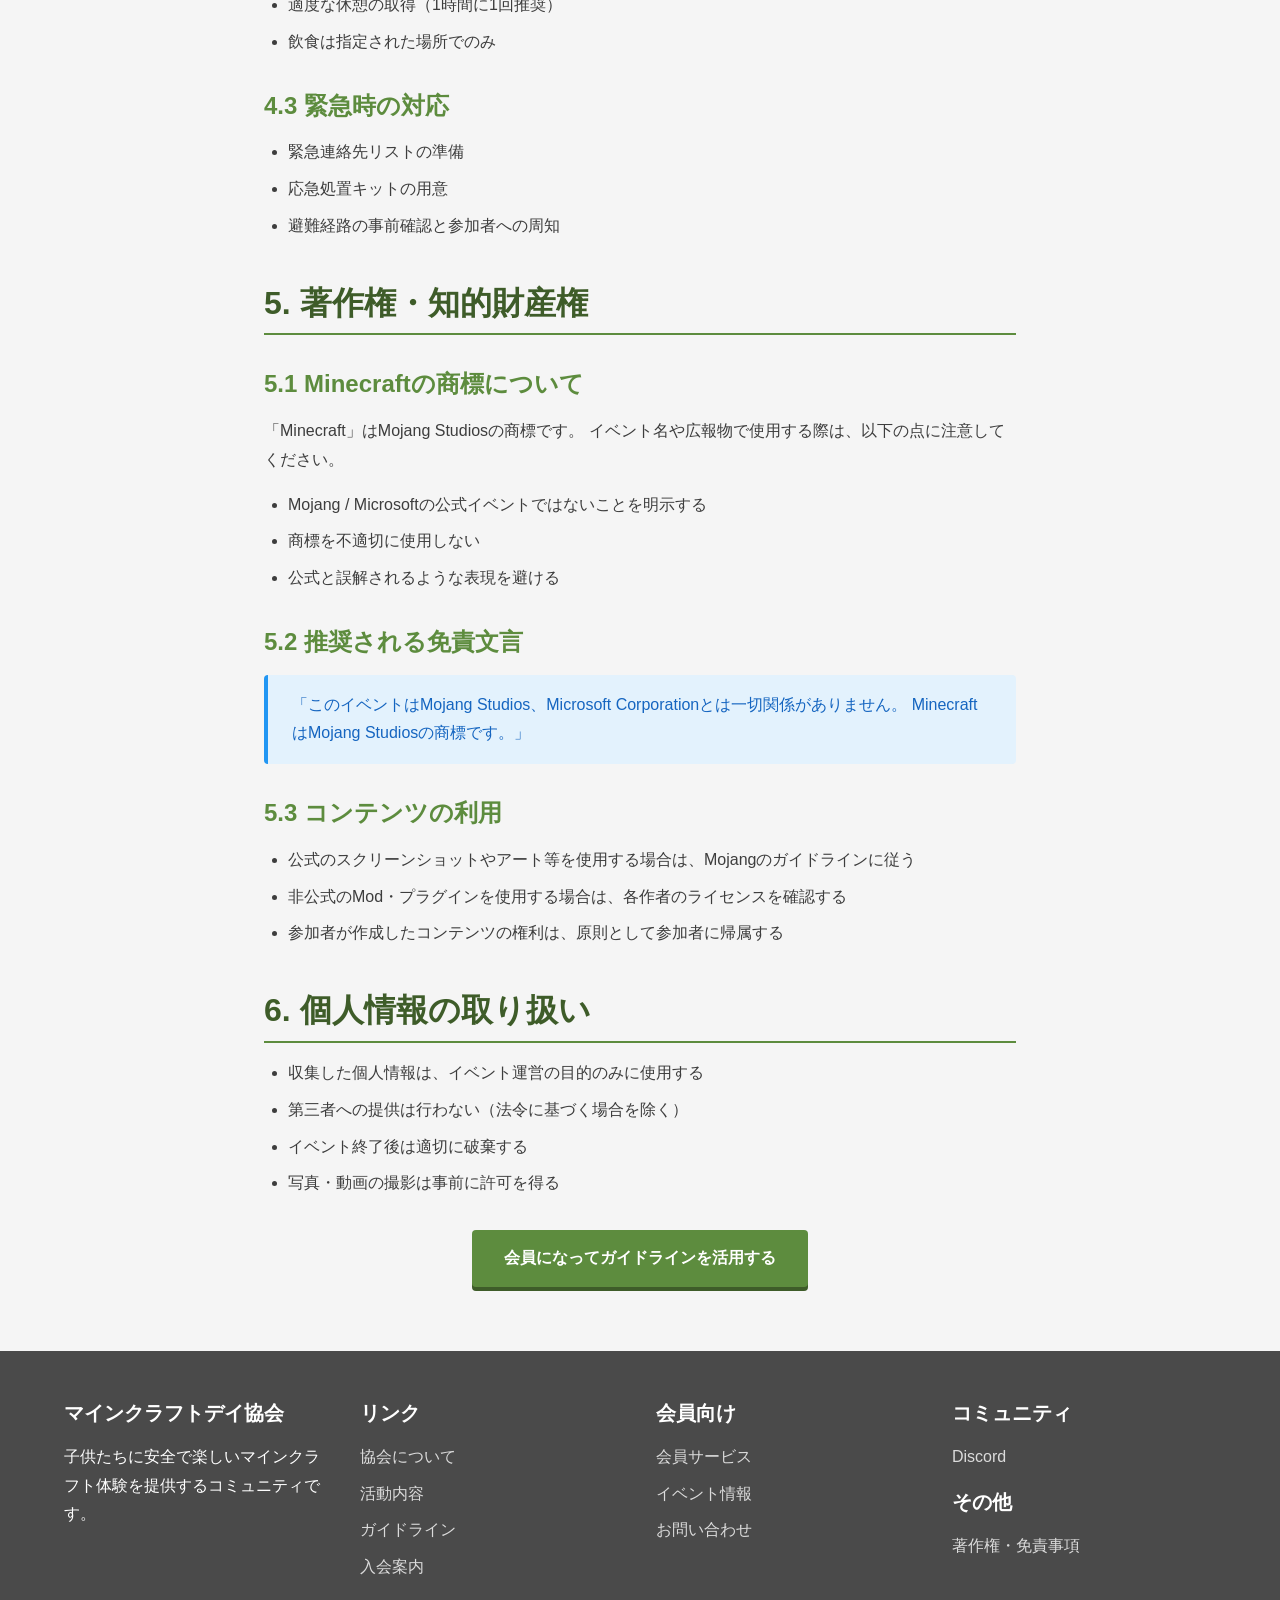
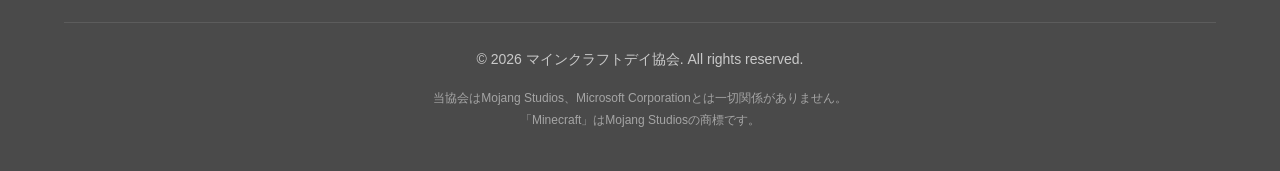
<file: docs/guidelines.html>
<!DOCTYPE html>
<html lang="ja">
<head>
  <meta charset="UTF-8">
  <meta name="viewport" content="width=device-width, initial-scale=1.0">
  <meta name="description" content="マインクラフトデイ運営ガイドライン - 安全で楽しいイベントを開催するための指針">
  <title>ガイドライン | マインクラフトデイ協会</title>
  <link rel="stylesheet" href="css/style.css">
</head>
<body>
  <!-- Header -->
  <header class="header">
    <div class="container header-inner">
      <a href="index.html" class="logo">
        <div class="logo-icon"><img src="images/logo.png" alt="マインクラフトデイ"></div>
        <span class="logo-text">マインクラフトデイ協会</span>
      </a>
      <button class="nav-toggle" aria-label="メニュー" onclick="toggleNav()">☰</button>
      <nav class="nav" id="nav">
        <a href="index.html" class="nav-link">ホーム</a>
        <a href="about.html" class="nav-link">協会について</a>
        <a href="activities.html" class="nav-link">活動内容</a>
        <a href="guidelines.html" class="nav-link active">ガイドライン</a>
        <a href="membership.html" class="nav-link">入会案内</a>
        <a href="members.html" class="nav-link">会員ログイン</a>
      </nav>
    </div>
  </header>

  <!-- Page Header -->
  <section class="page-header">
    <div class="container">
      <h1>運営ガイドライン</h1>
      <p>マインクラフトデイを安全に開催するための指針</p>
    </div>
  </section>

  <!-- Breadcrumb -->
  <div class="breadcrumb">
    <div class="container">
      <a href="index.html">ホーム</a> &gt; <span>ガイドライン</span>
    </div>
  </div>

  <!-- Content -->
  <section class="section">
    <div class="container content">

      <div class="alert alert-info">
        <strong>ガイドラインについて</strong><br>
        このガイドラインは、マインクラフトデイを安全かつ効果的に開催するための指針です。
        協会会員はこのガイドラインに従ってイベントを運営してください。
      </div>

      <h2>1. 基本方針</h2>

      <h3>1.1 安全第一</h3>
      <p>
        参加者（特に子供たち）の安全を最優先とします。
        物理的な安全だけでなく、心理的な安全も確保してください。
      </p>

      <h3>1.2 楽しさを第一に</h3>
      <p>
        マインクラフトデイは子供たちが楽しむためのイベントです。
        教育的な要素よりも、まず「楽しい」と思える体験を提供することを大切にしてください。
      </p>

      <h3>1.3 参加者同士の尊重</h3>
      <p>
        参加者全員がお互いを尊重し、いじめや暴言のない環境をつくります。
        経験の差に関わらず、誰もが楽しめる雰囲気づくりを心がけてください。
      </p>

      <h3>1.4 著作権の遵守</h3>
      <p>
        Minecraftの知的財産権を尊重し、Mojang Studios / Microsoft Corporationの
        ブランドガイドラインに従った活動を行います。
      </p>

      <h2>2. イベント準備</h2>

      <h3>2.1 会場の選定</h3>
      <ul>
        <li>十分なスペースがあること（1人あたり2㎡以上推奨）</li>
        <li>電源が十分に確保できること</li>
        <li>空調設備があること</li>
        <li>トイレ・手洗い場があること</li>
        <li>緊急時の避難経路が確保されていること</li>
      </ul>

      <h3>2.2 必要な機材</h3>
      <div class="table-responsive">
        <table>
          <thead>
            <tr>
              <th>機材</th>
              <th>目的</th>
              <th>備考</th>
            </tr>
          </thead>
          <tbody>
            <tr>
              <td>サーバーPC</td>
              <td>マインクラフトサーバーの稼働</td>
              <td>推奨スペックあり</td>
            </tr>
            <tr>
              <td>クライアントPC</td>
              <td>参加者のプレイ用</td>
              <td>参加人数分</td>
            </tr>
            <tr>
              <td>ネットワーク機器</td>
              <td>ローカルネットワーク構築</td>
              <td>ルーター、LANケーブル等</td>
            </tr>
            <tr>
              <td>電源タップ</td>
              <td>電源供給</td>
              <td>十分な容量のもの</td>
            </tr>
            <tr>
              <td>マウス・キーボード</td>
              <td>操作用</td>
              <td>参加人数分</td>
            </tr>
          </tbody>
        </table>
      </div>

      <h3>2.3 ソフトウェアの準備</h3>
      <p>
        Minecraftが動作する環境を用意してください。
        使用するエディション（Java版・Bedrock Edition）やサーバー構成は、イベントの内容に応じて運営側で決定します。
      </p>

      <div class="alert alert-warning">
        <strong>重要：ライセンスについて</strong><br>
        参加者は各自Minecraftの正規ライセンスを所有している必要があります。
      </div>

      <h2>3. 運営体制</h2>

      <h3>3.1 スタッフ配置</h3>
      <ul>
        <li>イベント責任者：1名（必須）</li>
        <li>技術担当：1名以上（サーバー・ネットワーク管理）</li>
        <li>見守りスタッフ：参加者5名につき1名以上</li>
      </ul>

      <h3>3.2 参加者の管理</h3>
      <ul>
        <li>事前申込制を推奨</li>
        <li>参加者名簿の作成・管理</li>
        <li>保護者の連絡先の把握</li>
        <li>アレルギー等の健康情報の確認</li>
      </ul>

      <h2>4. 当日の運営</h2>

      <h3>4.1 受付</h3>
      <ul>
        <li>参加者の本人確認</li>
        <li>保護者への連絡事項の伝達</li>
        <li>ルールの説明と同意確認</li>
      </ul>

      <h3>4.2 イベント中のルール</h3>
      <ul>
        <li>他の参加者への暴言・いじめの禁止</li>
        <li>機材の丁寧な取り扱い</li>
        <li>適度な休憩の取得（1時間に1回推奨）</li>
        <li>飲食は指定された場所でのみ</li>
      </ul>

      <h3>4.3 緊急時の対応</h3>
      <ul>
        <li>緊急連絡先リストの準備</li>
        <li>応急処置キットの用意</li>
        <li>避難経路の事前確認と参加者への周知</li>
      </ul>

      <h2>5. 著作権・知的財産権</h2>

      <h3>5.1 Minecraftの商標について</h3>
      <p>
        「Minecraft」はMojang Studiosの商標です。
        イベント名や広報物で使用する際は、以下の点に注意してください。
      </p>
      <ul>
        <li>Mojang / Microsoftの公式イベントではないことを明示する</li>
        <li>商標を不適切に使用しない</li>
        <li>公式と誤解されるような表現を避ける</li>
      </ul>

      <h3>5.2 推奨される免責文言</h3>
      <div class="alert alert-info">
        「このイベントはMojang Studios、Microsoft Corporationとは一切関係がありません。
        MinecraftはMojang Studiosの商標です。」
      </div>

      <h3>5.3 コンテンツの利用</h3>
      <ul>
        <li>公式のスクリーンショットやアート等を使用する場合は、Mojangのガイドラインに従う</li>
        <li>非公式のMod・プラグインを使用する場合は、各作者のライセンスを確認する</li>
        <li>参加者が作成したコンテンツの権利は、原則として参加者に帰属する</li>
      </ul>

      <h2>6. 個人情報の取り扱い</h2>
      <ul>
        <li>収集した個人情報は、イベント運営の目的のみに使用する</li>
        <li>第三者への提供は行わない（法令に基づく場合を除く）</li>
        <li>イベント終了後は適切に破棄する</li>
        <li>写真・動画の撮影は事前に許可を得る</li>
      </ul>

      <div class="text-center mt-4">
        <a href="membership.html" class="btn btn-primary">会員になってガイドラインを活用する</a>
      </div>

    </div>
  </section>

  <!-- Footer -->
  <footer class="footer">
    <div class="container">
      <div class="footer-grid">
        <div>
          <h4>マインクラフトデイ協会</h4>
          <p>子供たちに安全で楽しいマインクラフト体験を提供するコミュニティです。</p>
        </div>
        <div>
          <h4>リンク</h4>
          <ul class="footer-links">
            <li><a href="about.html">協会について</a></li>
            <li><a href="activities.html">活動内容</a></li>
            <li><a href="guidelines.html">ガイドライン</a></li>
            <li><a href="membership.html">入会案内</a></li>
          </ul>
        </div>
        <div>
          <h4>会員向け</h4>
          <ul class="footer-links">
            <li><a href="services.html">会員サービス</a></li>
            <li><a href="events.html">イベント情報</a></li>
            <li><a href="contact.html">お問い合わせ</a></li>
          </ul>
        </div>
        <div>
          <h4>コミュニティ</h4>
          <ul class="footer-links">
            <li><a href="https://discord.gg/yJNMPBXGE4" target="_blank" rel="noopener noreferrer">Discord</a></li>
          </ul>
          <h4 style="margin-top: 1rem;">その他</h4>
          <ul class="footer-links">
            <li><a href="legal.html">著作権・免責事項</a></li>
          </ul>
        </div>
      </div>
      <div class="footer-bottom">
        <p>&copy; 2026 マインクラフトデイ協会. All rights reserved.</p>
        <p class="footer-disclaimer">
          当協会はMojang Studios、Microsoft Corporationとは一切関係がありません。<br>
          「Minecraft」はMojang Studiosの商標です。
        </p>
      </div>
    </div>
  </footer>

  <script src="js/main.js"></script>
</body>
</html>
</file>
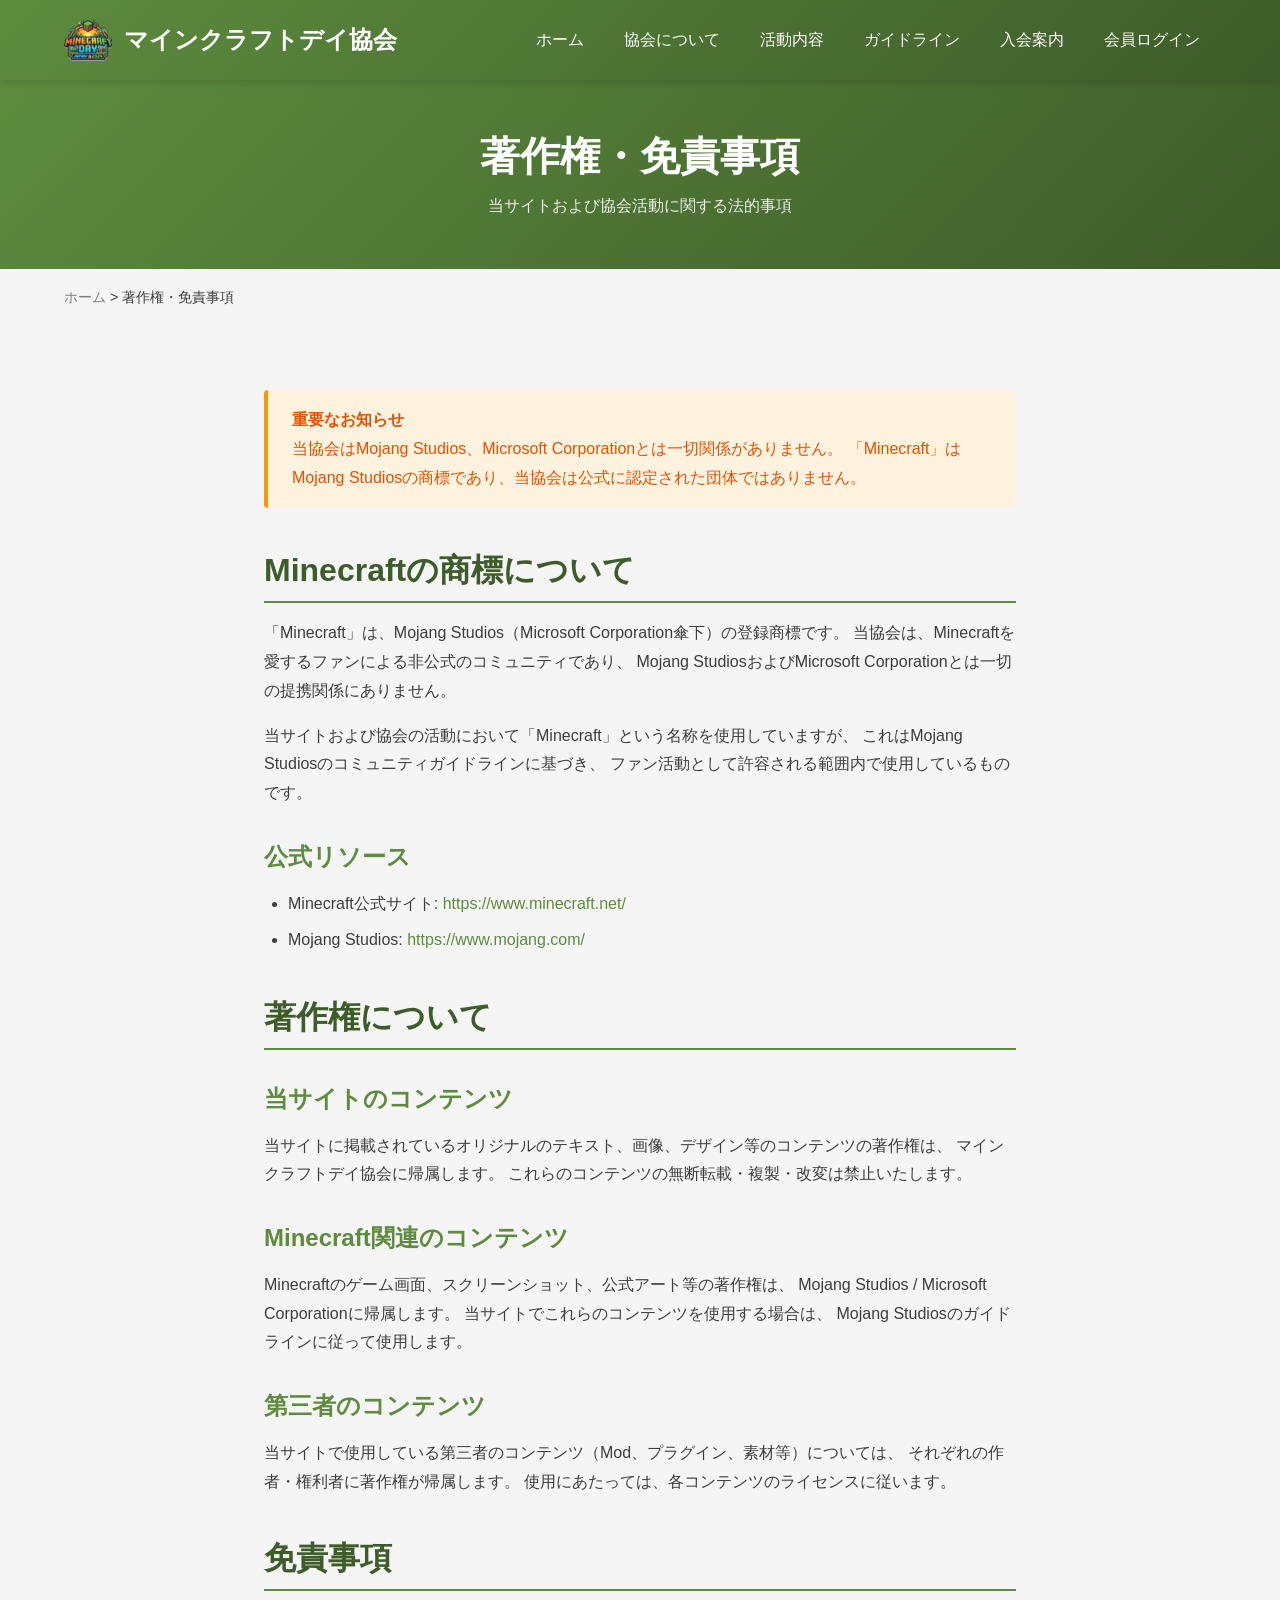
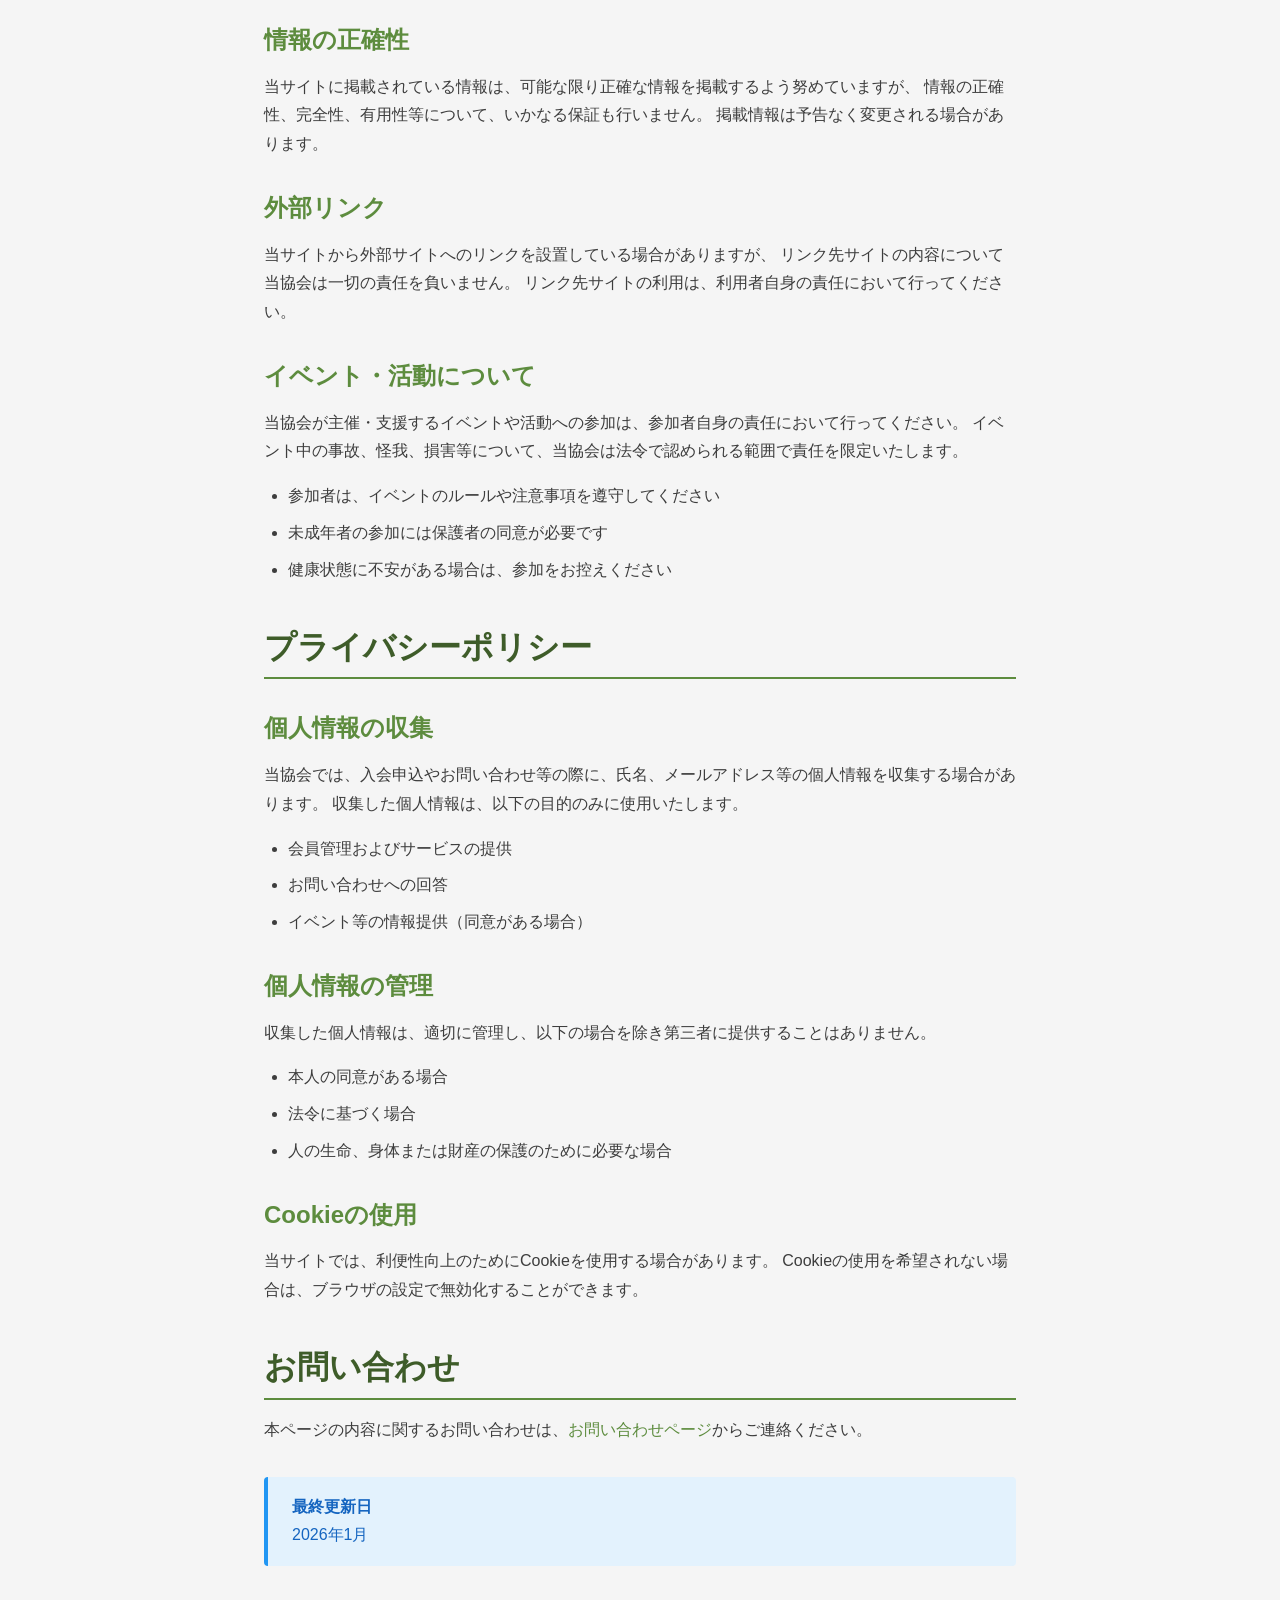
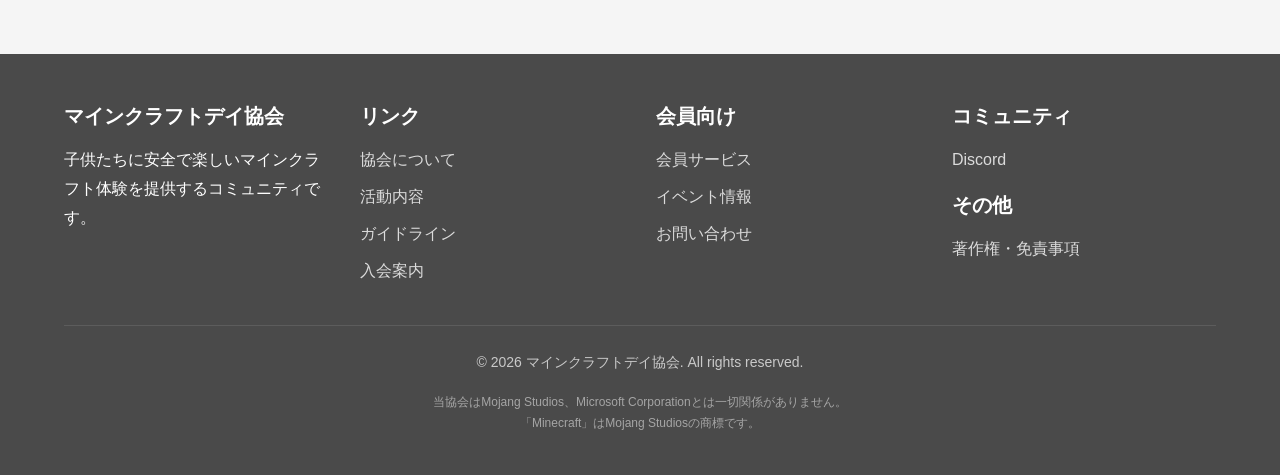
<file: docs/legal.html>
<!DOCTYPE html>
<html lang="ja">
<head>
  <meta charset="UTF-8">
  <meta name="viewport" content="width=device-width, initial-scale=1.0">
  <meta name="description" content="マインクラフトデイ協会の著作権・免責事項について">
  <title>著作権・免責事項 | マインクラフトデイ協会</title>
  <link rel="stylesheet" href="css/style.css">
</head>
<body>
  <!-- Header -->
  <header class="header">
    <div class="container header-inner">
      <a href="index.html" class="logo">
        <div class="logo-icon"><img src="images/logo.png" alt="マインクラフトデイ"></div>
        <span class="logo-text">マインクラフトデイ協会</span>
      </a>
      <button class="nav-toggle" aria-label="メニュー" onclick="toggleNav()">☰</button>
      <nav class="nav" id="nav">
        <a href="index.html" class="nav-link">ホーム</a>
        <a href="about.html" class="nav-link">協会について</a>
        <a href="activities.html" class="nav-link">活動内容</a>
        <a href="guidelines.html" class="nav-link">ガイドライン</a>
        <a href="membership.html" class="nav-link">入会案内</a>
        <a href="members.html" class="nav-link">会員ログイン</a>
      </nav>
    </div>
  </header>

  <!-- Page Header -->
  <section class="page-header">
    <div class="container">
      <h1>著作権・免責事項</h1>
      <p>当サイトおよび協会活動に関する法的事項</p>
    </div>
  </section>

  <!-- Breadcrumb -->
  <div class="breadcrumb">
    <div class="container">
      <a href="index.html">ホーム</a> &gt; <span>著作権・免責事項</span>
    </div>
  </div>

  <!-- Content -->
  <section class="section">
    <div class="container content">

      <div class="alert alert-warning">
        <strong>重要なお知らせ</strong><br>
        当協会はMojang Studios、Microsoft Corporationとは一切関係がありません。
        「Minecraft」はMojang Studiosの商標であり、当協会は公式に認定された団体ではありません。
      </div>

      <h2>Minecraftの商標について</h2>
      <p>
        「Minecraft」は、Mojang Studios（Microsoft Corporation傘下）の登録商標です。
        当協会は、Minecraftを愛するファンによる非公式のコミュニティであり、
        Mojang StudiosおよびMicrosoft Corporationとは一切の提携関係にありません。
      </p>
      <p>
        当サイトおよび協会の活動において「Minecraft」という名称を使用していますが、
        これはMojang Studiosのコミュニティガイドラインに基づき、
        ファン活動として許容される範囲内で使用しているものです。
      </p>

      <h3>公式リソース</h3>
      <ul>
        <li>Minecraft公式サイト: <a href="https://www.minecraft.net/" target="_blank" rel="noopener noreferrer">https://www.minecraft.net/</a></li>
        <li>Mojang Studios: <a href="https://www.mojang.com/" target="_blank" rel="noopener noreferrer">https://www.mojang.com/</a></li>
      </ul>

      <h2>著作権について</h2>

      <h3>当サイトのコンテンツ</h3>
      <p>
        当サイトに掲載されているオリジナルのテキスト、画像、デザイン等のコンテンツの著作権は、
        マインクラフトデイ協会に帰属します。
        これらのコンテンツの無断転載・複製・改変は禁止いたします。
      </p>

      <h3>Minecraft関連のコンテンツ</h3>
      <p>
        Minecraftのゲーム画面、スクリーンショット、公式アート等の著作権は、
        Mojang Studios / Microsoft Corporationに帰属します。
        当サイトでこれらのコンテンツを使用する場合は、
        Mojang Studiosのガイドラインに従って使用します。
      </p>

      <h3>第三者のコンテンツ</h3>
      <p>
        当サイトで使用している第三者のコンテンツ（Mod、プラグイン、素材等）については、
        それぞれの作者・権利者に著作権が帰属します。
        使用にあたっては、各コンテンツのライセンスに従います。
      </p>

      <h2>免責事項</h2>

      <h3>情報の正確性</h3>
      <p>
        当サイトに掲載されている情報は、可能な限り正確な情報を掲載するよう努めていますが、
        情報の正確性、完全性、有用性等について、いかなる保証も行いません。
        掲載情報は予告なく変更される場合があります。
      </p>

      <h3>外部リンク</h3>
      <p>
        当サイトから外部サイトへのリンクを設置している場合がありますが、
        リンク先サイトの内容について当協会は一切の責任を負いません。
        リンク先サイトの利用は、利用者自身の責任において行ってください。
      </p>

      <h3>イベント・活動について</h3>
      <p>
        当協会が主催・支援するイベントや活動への参加は、参加者自身の責任において行ってください。
        イベント中の事故、怪我、損害等について、当協会は法令で認められる範囲で責任を限定いたします。
      </p>
      <ul>
        <li>参加者は、イベントのルールや注意事項を遵守してください</li>
        <li>未成年者の参加には保護者の同意が必要です</li>
        <li>健康状態に不安がある場合は、参加をお控えください</li>
      </ul>

      <h2>プライバシーポリシー</h2>

      <h3>個人情報の収集</h3>
      <p>
        当協会では、入会申込やお問い合わせ等の際に、氏名、メールアドレス等の個人情報を収集する場合があります。
        収集した個人情報は、以下の目的のみに使用いたします。
      </p>
      <ul>
        <li>会員管理およびサービスの提供</li>
        <li>お問い合わせへの回答</li>
        <li>イベント等の情報提供（同意がある場合）</li>
      </ul>

      <h3>個人情報の管理</h3>
      <p>
        収集した個人情報は、適切に管理し、以下の場合を除き第三者に提供することはありません。
      </p>
      <ul>
        <li>本人の同意がある場合</li>
        <li>法令に基づく場合</li>
        <li>人の生命、身体または財産の保護のために必要な場合</li>
      </ul>

      <h3>Cookieの使用</h3>
      <p>
        当サイトでは、利便性向上のためにCookieを使用する場合があります。
        Cookieの使用を希望されない場合は、ブラウザの設定で無効化することができます。
      </p>

      <h2>お問い合わせ</h2>
      <p>
        本ページの内容に関するお問い合わせは、<a href="contact.html">お問い合わせページ</a>からご連絡ください。
      </p>

      <div class="alert alert-info mt-4">
        <strong>最終更新日</strong><br>
        2026年1月
      </div>

    </div>
  </section>

  <!-- Footer -->
  <footer class="footer">
    <div class="container">
      <div class="footer-grid">
        <div>
          <h4>マインクラフトデイ協会</h4>
          <p>子供たちに安全で楽しいマインクラフト体験を提供するコミュニティです。</p>
        </div>
        <div>
          <h4>リンク</h4>
          <ul class="footer-links">
            <li><a href="about.html">協会について</a></li>
            <li><a href="activities.html">活動内容</a></li>
            <li><a href="guidelines.html">ガイドライン</a></li>
            <li><a href="membership.html">入会案内</a></li>
          </ul>
        </div>
        <div>
          <h4>会員向け</h4>
          <ul class="footer-links">
            <li><a href="services.html">会員サービス</a></li>
            <li><a href="events.html">イベント情報</a></li>
            <li><a href="contact.html">お問い合わせ</a></li>
          </ul>
        </div>
        <div>
          <h4>コミュニティ</h4>
          <ul class="footer-links">
            <li><a href="https://discord.gg/yJNMPBXGE4" target="_blank" rel="noopener noreferrer">Discord</a></li>
          </ul>
          <h4 style="margin-top: 1rem;">その他</h4>
          <ul class="footer-links">
            <li><a href="legal.html">著作権・免責事項</a></li>
          </ul>
        </div>
      </div>
      <div class="footer-bottom">
        <p>&copy; 2026 マインクラフトデイ協会. All rights reserved.</p>
        <p class="footer-disclaimer">
          当協会はMojang Studios、Microsoft Corporationとは一切関係がありません。<br>
          「Minecraft」はMojang Studiosの商標です。
        </p>
      </div>
    </div>
  </footer>

  <script src="js/main.js"></script>
</body>
</html>
</file>
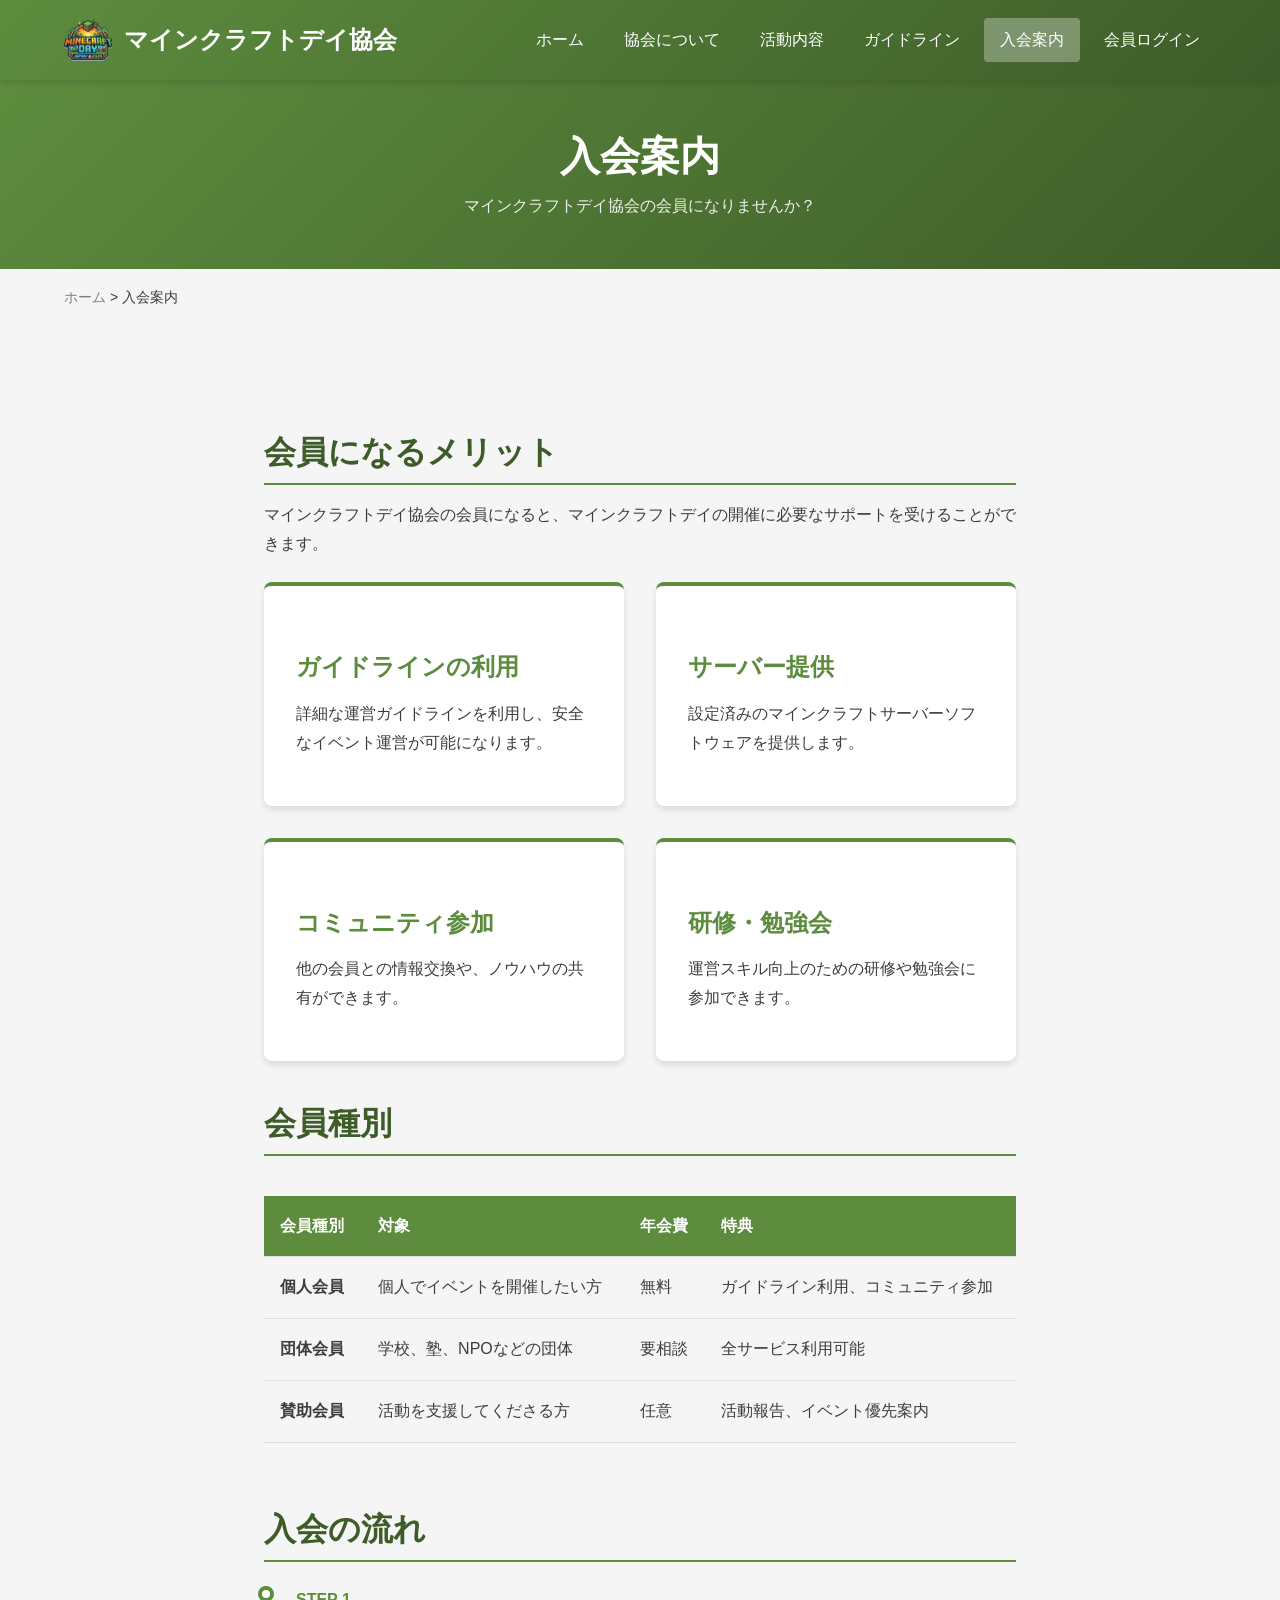
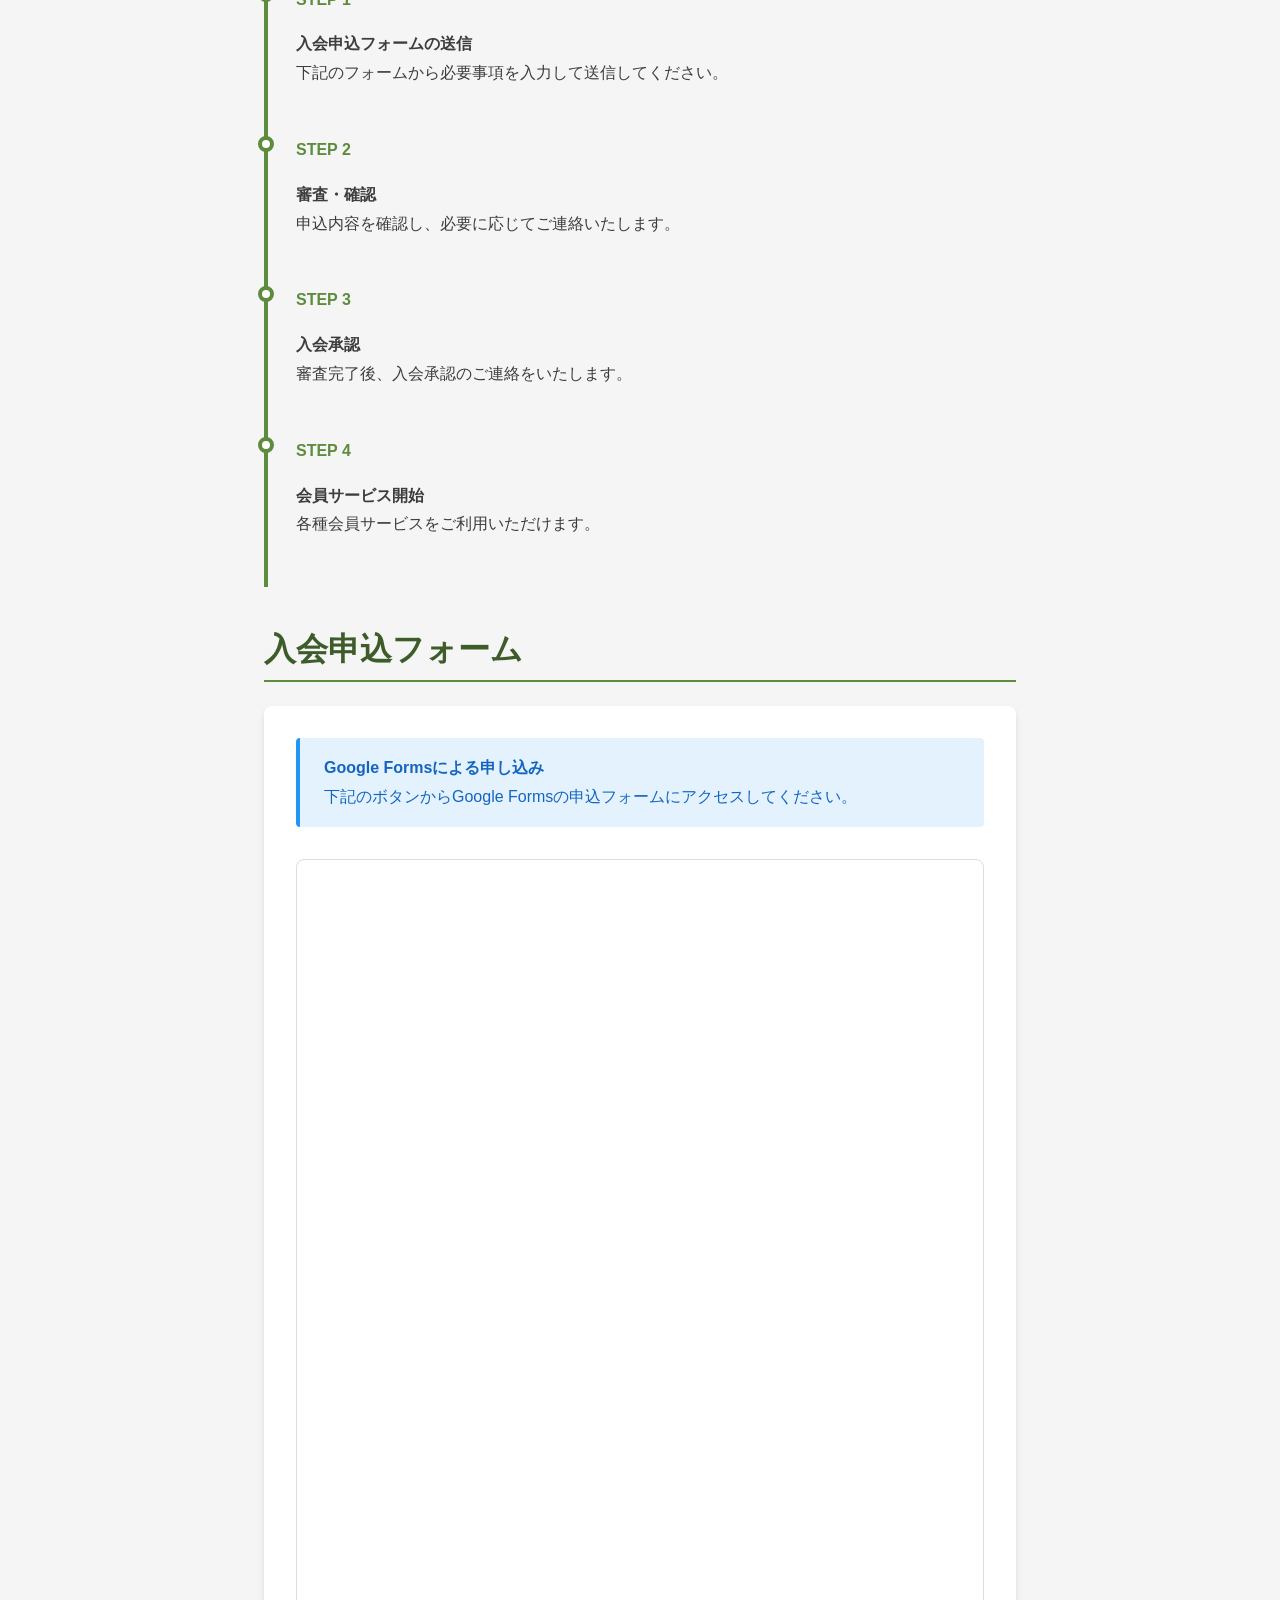
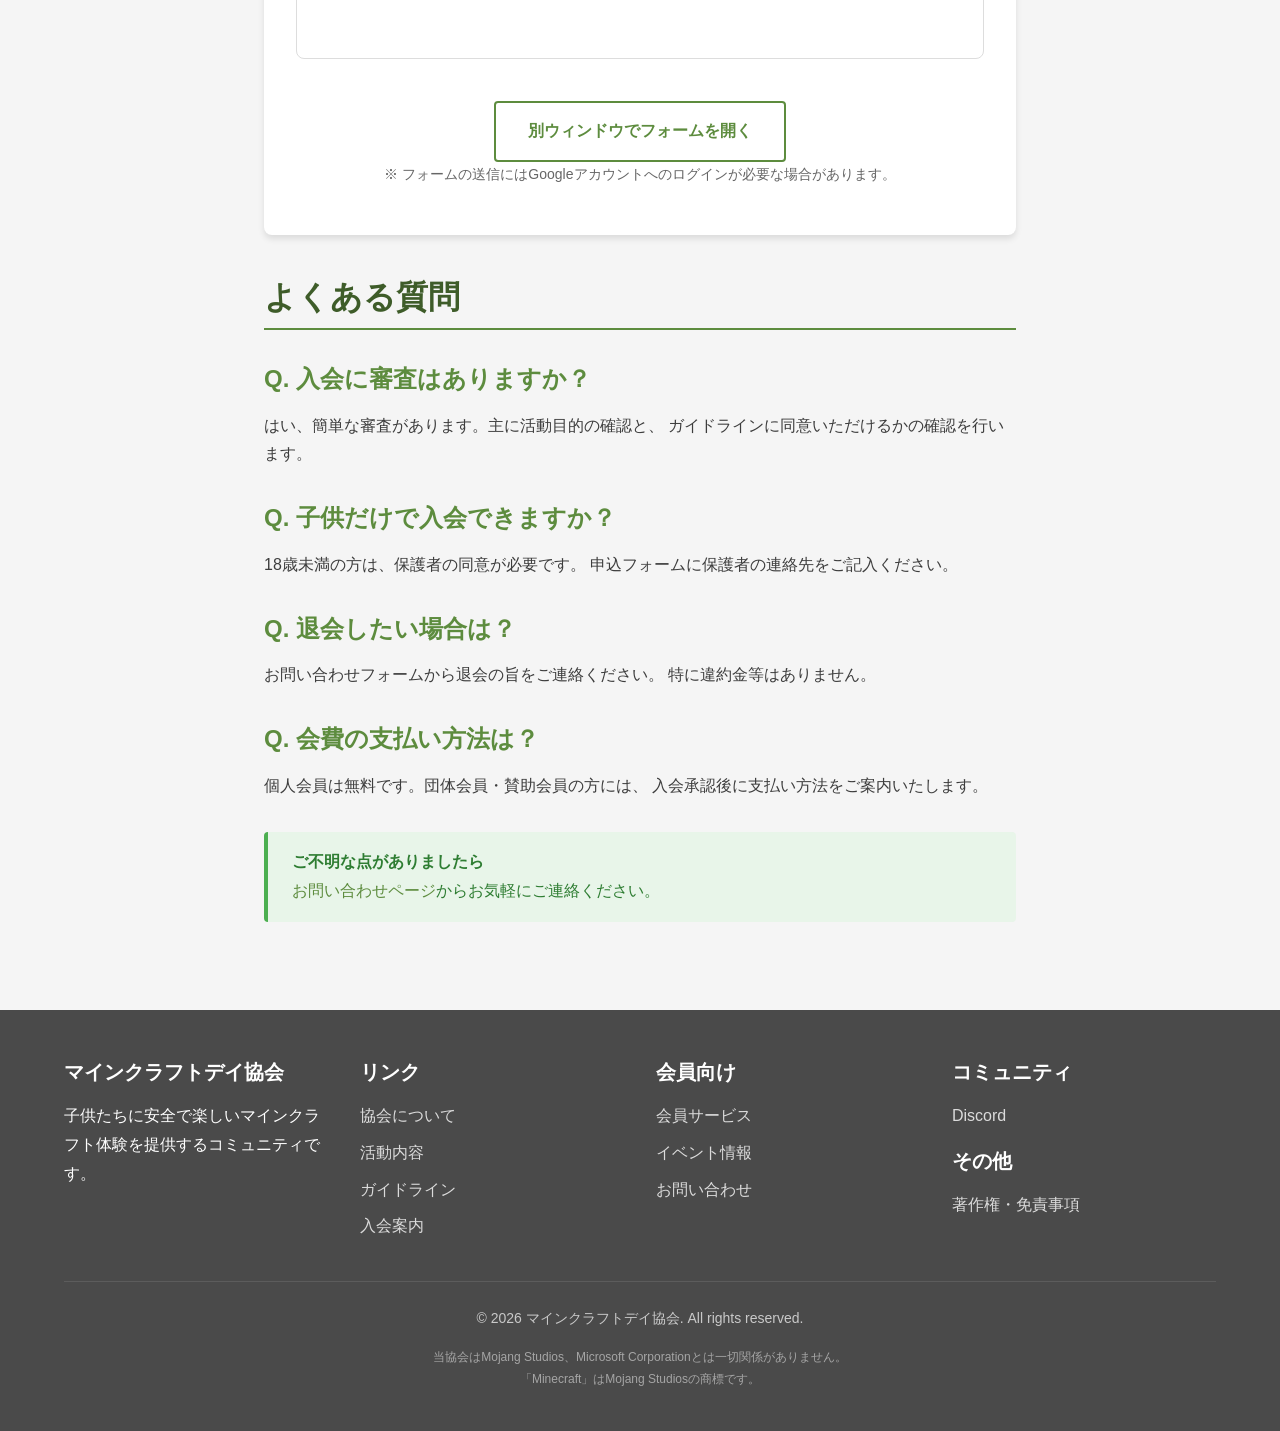
<file: docs/membership.html>
<!DOCTYPE html>
<html lang="ja">
<head>
  <meta charset="UTF-8">
  <meta name="viewport" content="width=device-width, initial-scale=1.0">
  <meta name="description" content="マインクラフトデイ協会への入会案内 - 会員種別、特典、申し込み方法">
  <title>入会案内 | マインクラフトデイ協会</title>
  <link rel="stylesheet" href="css/style.css">
</head>
<body>
  <!-- Header -->
  <header class="header">
    <div class="container header-inner">
      <a href="index.html" class="logo">
        <div class="logo-icon"><img src="images/logo.png" alt="マインクラフトデイ"></div>
        <span class="logo-text">マインクラフトデイ協会</span>
      </a>
      <button class="nav-toggle" aria-label="メニュー" onclick="toggleNav()">☰</button>
      <nav class="nav" id="nav">
        <a href="index.html" class="nav-link">ホーム</a>
        <a href="about.html" class="nav-link">協会について</a>
        <a href="activities.html" class="nav-link">活動内容</a>
        <a href="guidelines.html" class="nav-link">ガイドライン</a>
        <a href="membership.html" class="nav-link active">入会案内</a>
        <a href="members.html" class="nav-link">会員ログイン</a>
      </nav>
    </div>
  </header>

  <!-- Page Header -->
  <section class="page-header">
    <div class="container">
      <h1>入会案内</h1>
      <p>マインクラフトデイ協会の会員になりませんか？</p>
    </div>
  </section>

  <!-- Breadcrumb -->
  <div class="breadcrumb">
    <div class="container">
      <a href="index.html">ホーム</a> &gt; <span>入会案内</span>
    </div>
  </div>

  <!-- Content -->
  <section class="section">
    <div class="container content">

      <h2>会員になるメリット</h2>
      <p>
        マインクラフトデイ協会の会員になると、マインクラフトデイの開催に必要なサポートを受けることができます。
      </p>

      <div class="card-grid mt-3">
        <div class="card">
          <h3>ガイドラインの利用</h3>
          <p>詳細な運営ガイドラインを利用し、安全なイベント運営が可能になります。</p>
        </div>
        <div class="card">
          <h3>サーバー提供</h3>
          <p>設定済みのマインクラフトサーバーソフトウェアを提供します。</p>
        </div>
        <div class="card">
          <h3>コミュニティ参加</h3>
          <p>他の会員との情報交換や、ノウハウの共有ができます。</p>
        </div>
        <div class="card">
          <h3>研修・勉強会</h3>
          <p>運営スキル向上のための研修や勉強会に参加できます。</p>
        </div>
      </div>

      <h2>会員種別</h2>
      <div class="table-responsive">
        <table>
          <thead>
            <tr>
              <th>会員種別</th>
              <th>対象</th>
              <th>年会費</th>
              <th>特典</th>
            </tr>
          </thead>
          <tbody>
            <tr>
              <td><strong>個人会員</strong></td>
              <td>個人でイベントを開催したい方</td>
              <td>無料</td>
              <td>ガイドライン利用、コミュニティ参加</td>
            </tr>
            <tr>
              <td><strong>団体会員</strong></td>
              <td>学校、塾、NPOなどの団体</td>
              <td>要相談</td>
              <td>全サービス利用可能</td>
            </tr>
            <tr>
              <td><strong>賛助会員</strong></td>
              <td>活動を支援してくださる方</td>
              <td>任意</td>
              <td>活動報告、イベント優先案内</td>
            </tr>
          </tbody>
        </table>
      </div>

      <h2>入会の流れ</h2>
      <div class="timeline mt-3">
        <div class="timeline-item">
          <p class="timeline-date">STEP 1</p>
          <p><strong>入会申込フォームの送信</strong><br>下記のフォームから必要事項を入力して送信してください。</p>
        </div>
        <div class="timeline-item">
          <p class="timeline-date">STEP 2</p>
          <p><strong>審査・確認</strong><br>申込内容を確認し、必要に応じてご連絡いたします。</p>
        </div>
        <div class="timeline-item">
          <p class="timeline-date">STEP 3</p>
          <p><strong>入会承認</strong><br>審査完了後、入会承認のご連絡をいたします。</p>
        </div>
        <div class="timeline-item">
          <p class="timeline-date">STEP 4</p>
          <p><strong>会員サービス開始</strong><br>各種会員サービスをご利用いただけます。</p>
        </div>
      </div>

      <h2>入会申込フォーム</h2>
      <div class="form-container mt-3">
        <div class="alert alert-info">
          <strong>Google Formsによる申し込み</strong><br>
          下記のボタンからGoogle Formsの申込フォームにアクセスしてください。
        </div>

        <!-- Google Forms埋め込み -->
        <div class="text-center" style="margin: 2rem 0;">
          <iframe
            src="https://docs.google.com/forms/d/e/1FAIpQLSc5glXHmyTi7ICKWXxDCtt8Ndb35lv1hbyRwL6b5bW2fLxypA/viewform?embedded=true"
            width="100%"
            height="800"
            frameborder="0"
            marginheight="0"
            marginwidth="0"
            style="border: 1px solid #ddd; border-radius: 8px;">
            読み込んでいます…
          </iframe>
        </div>
        <div class="text-center">
          <a href="https://docs.google.com/forms/d/e/1FAIpQLSc5glXHmyTi7ICKWXxDCtt8Ndb35lv1hbyRwL6b5bW2fLxypA/viewform" class="btn btn-outline" target="_blank">
            別ウィンドウでフォームを開く
          </a>
        </div>

        <p class="text-center" style="font-size: 0.875rem; color: #666;">
          ※ フォームの送信にはGoogleアカウントへのログインが必要な場合があります。
        </p>

        <!--
        Google Formsを埋め込む場合のサンプルコード:

        <iframe
          src="https://docs.google.com/forms/d/e/YOUR_FORM_ID/viewform?embedded=true"
          width="100%"
          height="800"
          frameborder="0"
          marginheight="0"
          marginwidth="0">
          読み込んでいます…
        </iframe>
        -->
      </div>

      <h2>よくある質問</h2>

      <h3>Q. 入会に審査はありますか？</h3>
      <p>
        はい、簡単な審査があります。主に活動目的の確認と、
        ガイドラインに同意いただけるかの確認を行います。
      </p>

      <h3>Q. 子供だけで入会できますか？</h3>
      <p>
        18歳未満の方は、保護者の同意が必要です。
        申込フォームに保護者の連絡先をご記入ください。
      </p>

      <h3>Q. 退会したい場合は？</h3>
      <p>
        お問い合わせフォームから退会の旨をご連絡ください。
        特に違約金等はありません。
      </p>

      <h3>Q. 会費の支払い方法は？</h3>
      <p>
        個人会員は無料です。団体会員・賛助会員の方には、
        入会承認後に支払い方法をご案内いたします。
      </p>

      <div class="alert alert-success mt-4">
        <strong>ご不明な点がありましたら</strong><br>
        <a href="contact.html">お問い合わせページ</a>からお気軽にご連絡ください。
      </div>

    </div>
  </section>

  <!-- Footer -->
  <footer class="footer">
    <div class="container">
      <div class="footer-grid">
        <div>
          <h4>マインクラフトデイ協会</h4>
          <p>子供たちに安全で楽しいマインクラフト体験を提供するコミュニティです。</p>
        </div>
        <div>
          <h4>リンク</h4>
          <ul class="footer-links">
            <li><a href="about.html">協会について</a></li>
            <li><a href="activities.html">活動内容</a></li>
            <li><a href="guidelines.html">ガイドライン</a></li>
            <li><a href="membership.html">入会案内</a></li>
          </ul>
        </div>
        <div>
          <h4>会員向け</h4>
          <ul class="footer-links">
            <li><a href="services.html">会員サービス</a></li>
            <li><a href="events.html">イベント情報</a></li>
            <li><a href="contact.html">お問い合わせ</a></li>
          </ul>
        </div>
        <div>
          <h4>コミュニティ</h4>
          <ul class="footer-links">
            <li><a href="https://discord.gg/yJNMPBXGE4" target="_blank" rel="noopener noreferrer">Discord</a></li>
          </ul>
          <h4 style="margin-top: 1rem;">その他</h4>
          <ul class="footer-links">
            <li><a href="legal.html">著作権・免責事項</a></li>
          </ul>
        </div>
      </div>
      <div class="footer-bottom">
        <p>&copy; 2026 マインクラフトデイ協会. All rights reserved.</p>
        <p class="footer-disclaimer">
          当協会はMojang Studios、Microsoft Corporationとは一切関係がありません。<br>
          「Minecraft」はMojang Studiosの商標です。
        </p>
      </div>
    </div>
  </footer>

  <script src="js/main.js"></script>
</body>
</html>
</file>
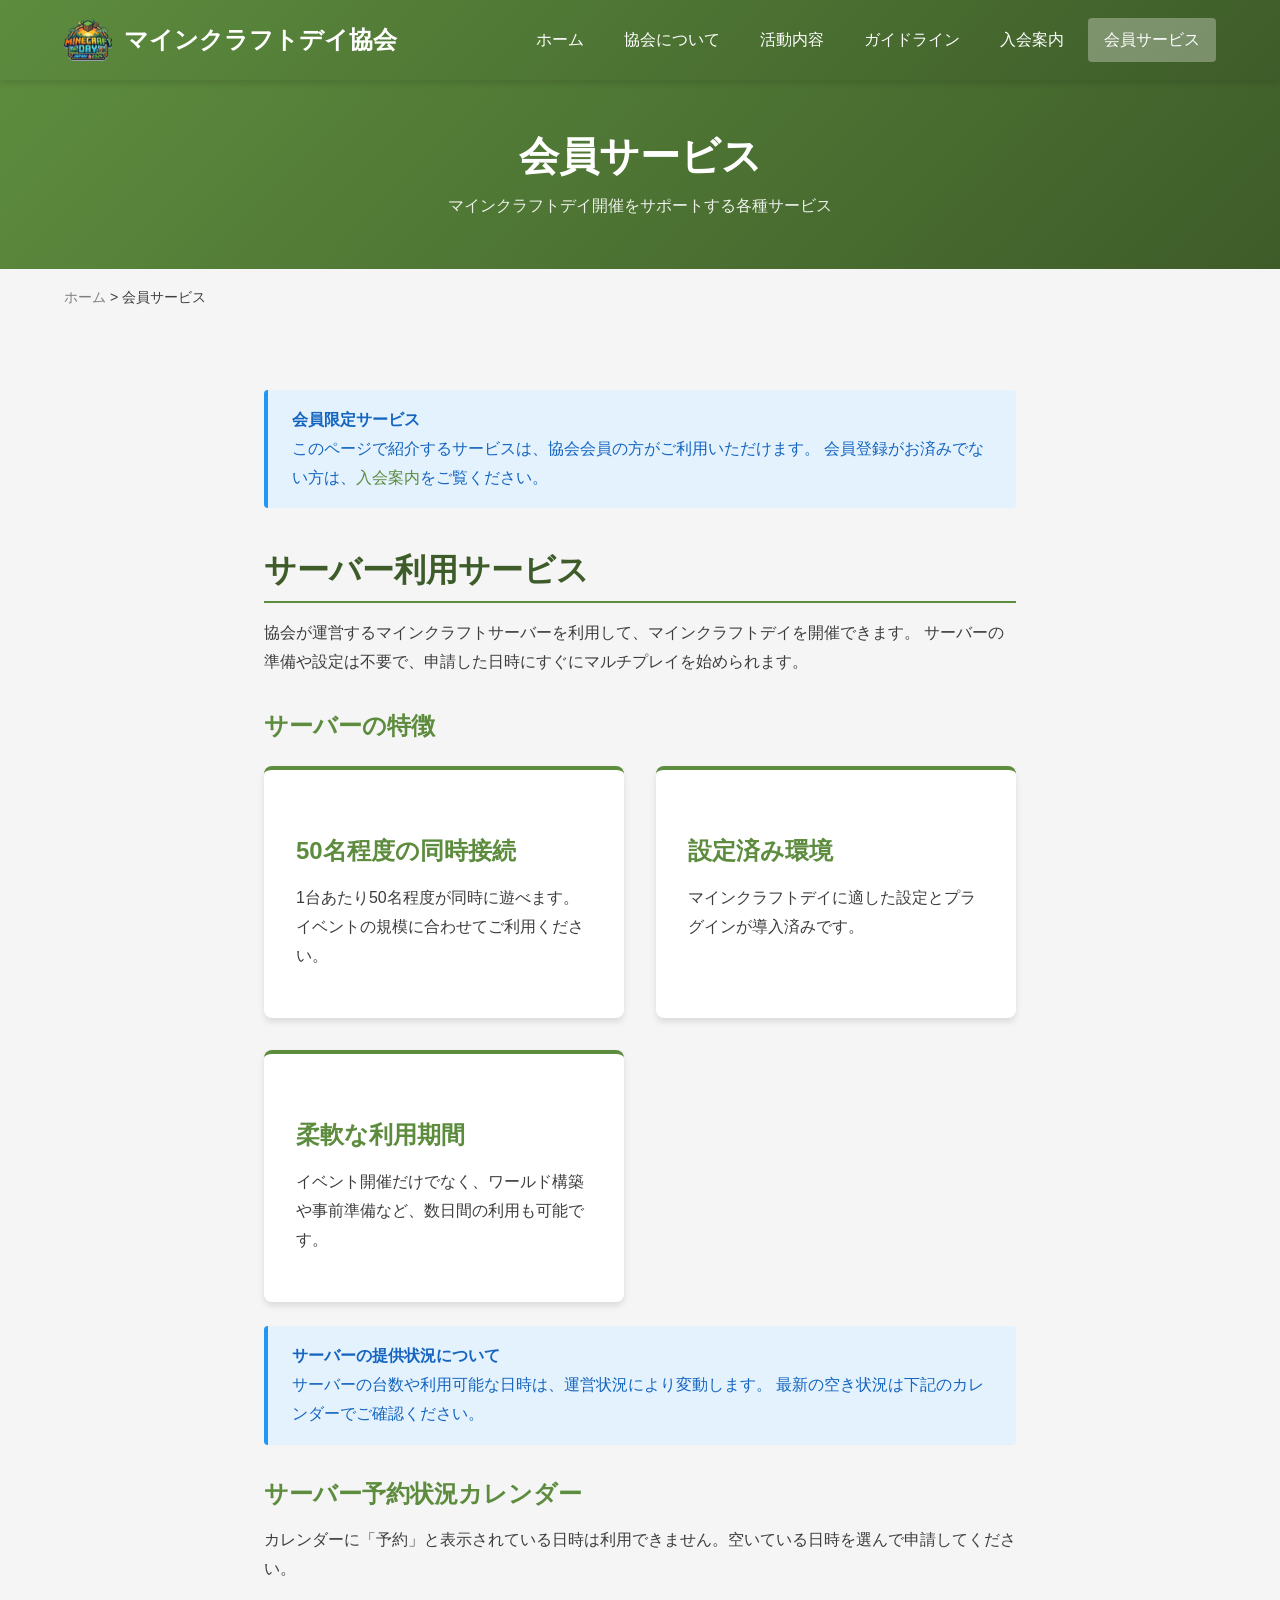
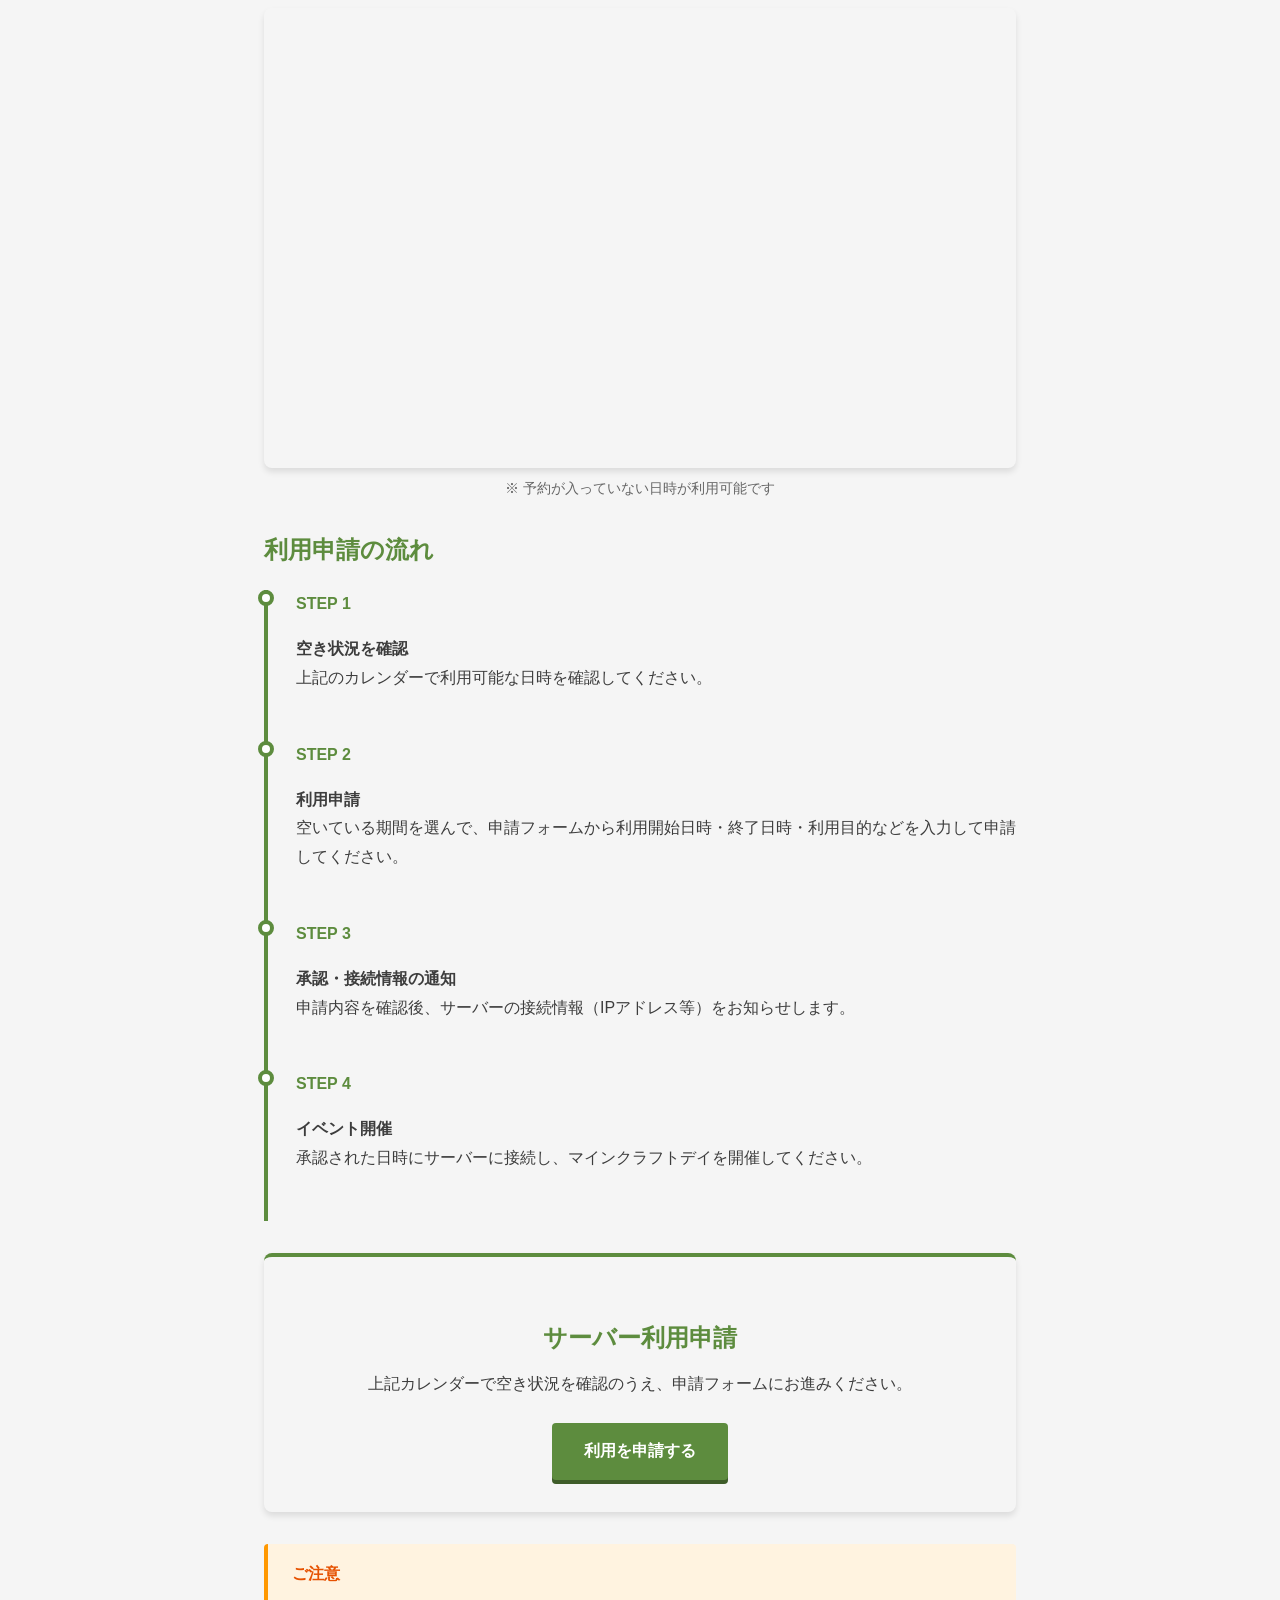
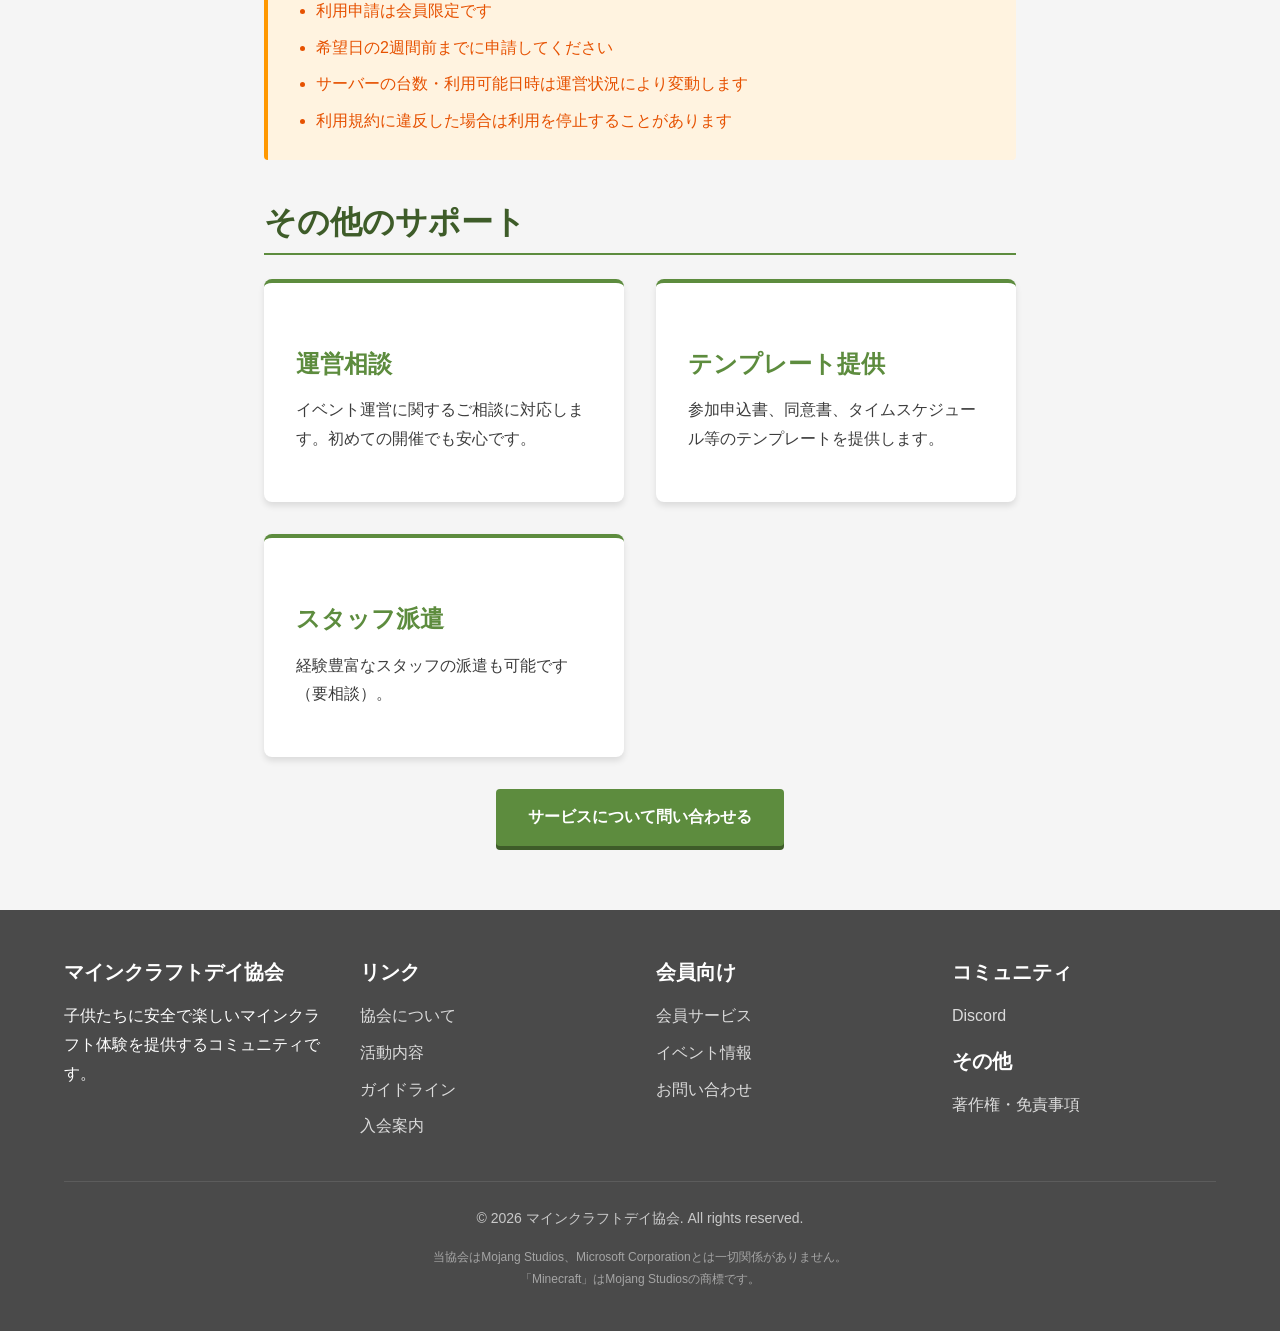
<file: docs/services.html>
<!DOCTYPE html>
<html lang="ja">
<head>
  <meta charset="UTF-8">
  <meta name="viewport" content="width=device-width, initial-scale=1.0">
  <meta name="description" content="マインクラフトデイ協会の会員向けサービス - サーバー提供、運営サポート">
  <title>会員サービス | マインクラフトデイ協会</title>
  <link rel="stylesheet" href="css/style.css">
</head>
<body>
  <!-- Header -->
  <header class="header">
    <div class="container header-inner">
      <a href="index.html" class="logo">
        <div class="logo-icon"><img src="images/logo.png" alt="マインクラフトデイ"></div>
        <span class="logo-text">マインクラフトデイ協会</span>
      </a>
      <button class="nav-toggle" aria-label="メニュー" onclick="toggleNav()">☰</button>
      <nav class="nav" id="nav">
        <a href="index.html" class="nav-link">ホーム</a>
        <a href="about.html" class="nav-link">協会について</a>
        <a href="activities.html" class="nav-link">活動内容</a>
        <a href="guidelines.html" class="nav-link">ガイドライン</a>
        <a href="membership.html" class="nav-link">入会案内</a>
        <a href="services.html" class="nav-link active">会員サービス</a>
      </nav>
    </div>
  </header>

  <!-- Page Header -->
  <section class="page-header">
    <div class="container">
      <h1>会員サービス</h1>
      <p>マインクラフトデイ開催をサポートする各種サービス</p>
    </div>
  </section>

  <!-- Breadcrumb -->
  <div class="breadcrumb">
    <div class="container">
      <a href="index.html">ホーム</a> &gt; <span>会員サービス</span>
    </div>
  </div>

  <!-- Content -->
  <section class="section">
    <div class="container content">

      <div class="alert alert-info">
        <strong>会員限定サービス</strong><br>
        このページで紹介するサービスは、協会会員の方がご利用いただけます。
        会員登録がお済みでない方は、<a href="membership.html">入会案内</a>をご覧ください。
      </div>

      <h2>サーバー利用サービス</h2>
      <p>
        協会が運営するマインクラフトサーバーを利用して、マインクラフトデイを開催できます。
        サーバーの準備や設定は不要で、申請した日時にすぐにマルチプレイを始められます。
      </p>

      <h3>サーバーの特徴</h3>
      <div class="card-grid mt-3">
        <div class="card">
          <h3>50名程度の同時接続</h3>
          <p>1台あたり50名程度が同時に遊べます。イベントの規模に合わせてご利用ください。</p>
        </div>
        <div class="card">
          <h3>設定済み環境</h3>
          <p>マインクラフトデイに適した設定とプラグインが導入済みです。</p>
        </div>
        <div class="card">
          <h3>柔軟な利用期間</h3>
          <p>イベント開催だけでなく、ワールド構築や事前準備など、数日間の利用も可能です。</p>
        </div>
      </div>

      <div class="alert alert-info mt-3">
        <strong>サーバーの提供状況について</strong><br>
        サーバーの台数や利用可能な日時は、運営状況により変動します。
        最新の空き状況は下記のカレンダーでご確認ください。
      </div>

      <h3>サーバー予約状況カレンダー</h3>
      <p>カレンダーに「予約」と表示されている日時は利用できません。空いている日時を選んで申請してください。</p>
      <div class="calendar-container mt-3">
        <iframe
          src="https://calendar.google.com/calendar/embed?src=642049921ab37c93c73806800fe6247695852598a81baf92634a9568eceb52df%40group.calendar.google.com&ctz=Asia%2FTokyo&showTitle=0&showNav=1&showPrint=0&showCalendars=0&mode=MONTH"
          style="border: 0; width: 100%; height: 450px;"
          frameborder="0"
          scrolling="no">
        </iframe>
      </div>
      <p class="text-center" style="font-size: 0.875rem; color: #666; margin-top: 0.5rem;">
        ※ 予約が入っていない日時が利用可能です
      </p>

      <h3>利用申請の流れ</h3>
      <div class="timeline mt-3">
        <div class="timeline-item">
          <p class="timeline-date">STEP 1</p>
          <p><strong>空き状況を確認</strong><br>上記のカレンダーで利用可能な日時を確認してください。</p>
        </div>
        <div class="timeline-item">
          <p class="timeline-date">STEP 2</p>
          <p><strong>利用申請</strong><br>空いている期間を選んで、申請フォームから利用開始日時・終了日時・利用目的などを入力して申請してください。</p>
        </div>
        <div class="timeline-item">
          <p class="timeline-date">STEP 3</p>
          <p><strong>承認・接続情報の通知</strong><br>申請内容を確認後、サーバーの接続情報（IPアドレス等）をお知らせします。</p>
        </div>
        <div class="timeline-item">
          <p class="timeline-date">STEP 4</p>
          <p><strong>イベント開催</strong><br>承認された日時にサーバーに接続し、マインクラフトデイを開催してください。</p>
        </div>
      </div>

      <div class="card mt-4" style="background: var(--mc-light-gray); padding: 2rem; text-align: center;">
        <h3 style="margin-bottom: 1rem;">サーバー利用申請</h3>
        <p style="margin-bottom: 1.5rem;">上記カレンダーで空き状況を確認のうえ、申請フォームにお進みください。</p>
        <a href="https://docs.google.com/forms/d/e/1FAIpQLSdiux4aUZGm2-uZtDxSuw9u0Bvl8liz4Jj9laJVieNIifrOnQ/viewform" class="btn btn-primary" target="_blank">利用を申請する</a>
      </div>

      <div class="alert alert-warning mt-4">
        <strong>ご注意</strong>
        <ul style="margin-bottom: 0; margin-top: 0.5rem;">
          <li>利用申請は会員限定です</li>
          <li>希望日の2週間前までに申請してください</li>
          <li>サーバーの台数・利用可能日時は運営状況により変動します</li>
          <li>利用規約に違反した場合は利用を停止することがあります</li>
        </ul>
      </div>

      <h2>その他のサポート</h2>
      <div class="card-grid mt-3">
        <div class="card">
          <h3>運営相談</h3>
          <p>イベント運営に関するご相談に対応します。初めての開催でも安心です。</p>
        </div>
        <div class="card">
          <h3>テンプレート提供</h3>
          <p>参加申込書、同意書、タイムスケジュール等のテンプレートを提供します。</p>
        </div>
        <div class="card">
          <h3>スタッフ派遣</h3>
          <p>経験豊富なスタッフの派遣も可能です（要相談）。</p>
        </div>
      </div>

      <div class="text-center mt-4">
        <a href="contact.html" class="btn btn-primary">サービスについて問い合わせる</a>
      </div>

    </div>
  </section>

  <!-- Footer -->
  <footer class="footer">
    <div class="container">
      <div class="footer-grid">
        <div>
          <h4>マインクラフトデイ協会</h4>
          <p>子供たちに安全で楽しいマインクラフト体験を提供するコミュニティです。</p>
        </div>
        <div>
          <h4>リンク</h4>
          <ul class="footer-links">
            <li><a href="about.html">協会について</a></li>
            <li><a href="activities.html">活動内容</a></li>
            <li><a href="guidelines.html">ガイドライン</a></li>
            <li><a href="membership.html">入会案内</a></li>
          </ul>
        </div>
        <div>
          <h4>会員向け</h4>
          <ul class="footer-links">
            <li><a href="services.html">会員サービス</a></li>
            <li><a href="events.html">イベント情報</a></li>
            <li><a href="contact.html">お問い合わせ</a></li>
          </ul>
        </div>
        <div>
          <h4>コミュニティ</h4>
          <ul class="footer-links">
            <li><a href="https://discord.gg/yJNMPBXGE4" target="_blank" rel="noopener noreferrer">Discord</a></li>
          </ul>
          <h4 style="margin-top: 1rem;">その他</h4>
          <ul class="footer-links">
            <li><a href="legal.html">著作権・免責事項</a></li>
          </ul>
        </div>
      </div>
      <div class="footer-bottom">
        <p>&copy; 2026 マインクラフトデイ協会. All rights reserved.</p>
        <p class="footer-disclaimer">
          当協会はMojang Studios、Microsoft Corporationとは一切関係がありません。<br>
          「Minecraft」はMojang Studiosの商標です。
        </p>
      </div>
    </div>
  </footer>

  <script src="js/main.js"></script>
</body>
</html>
</file>
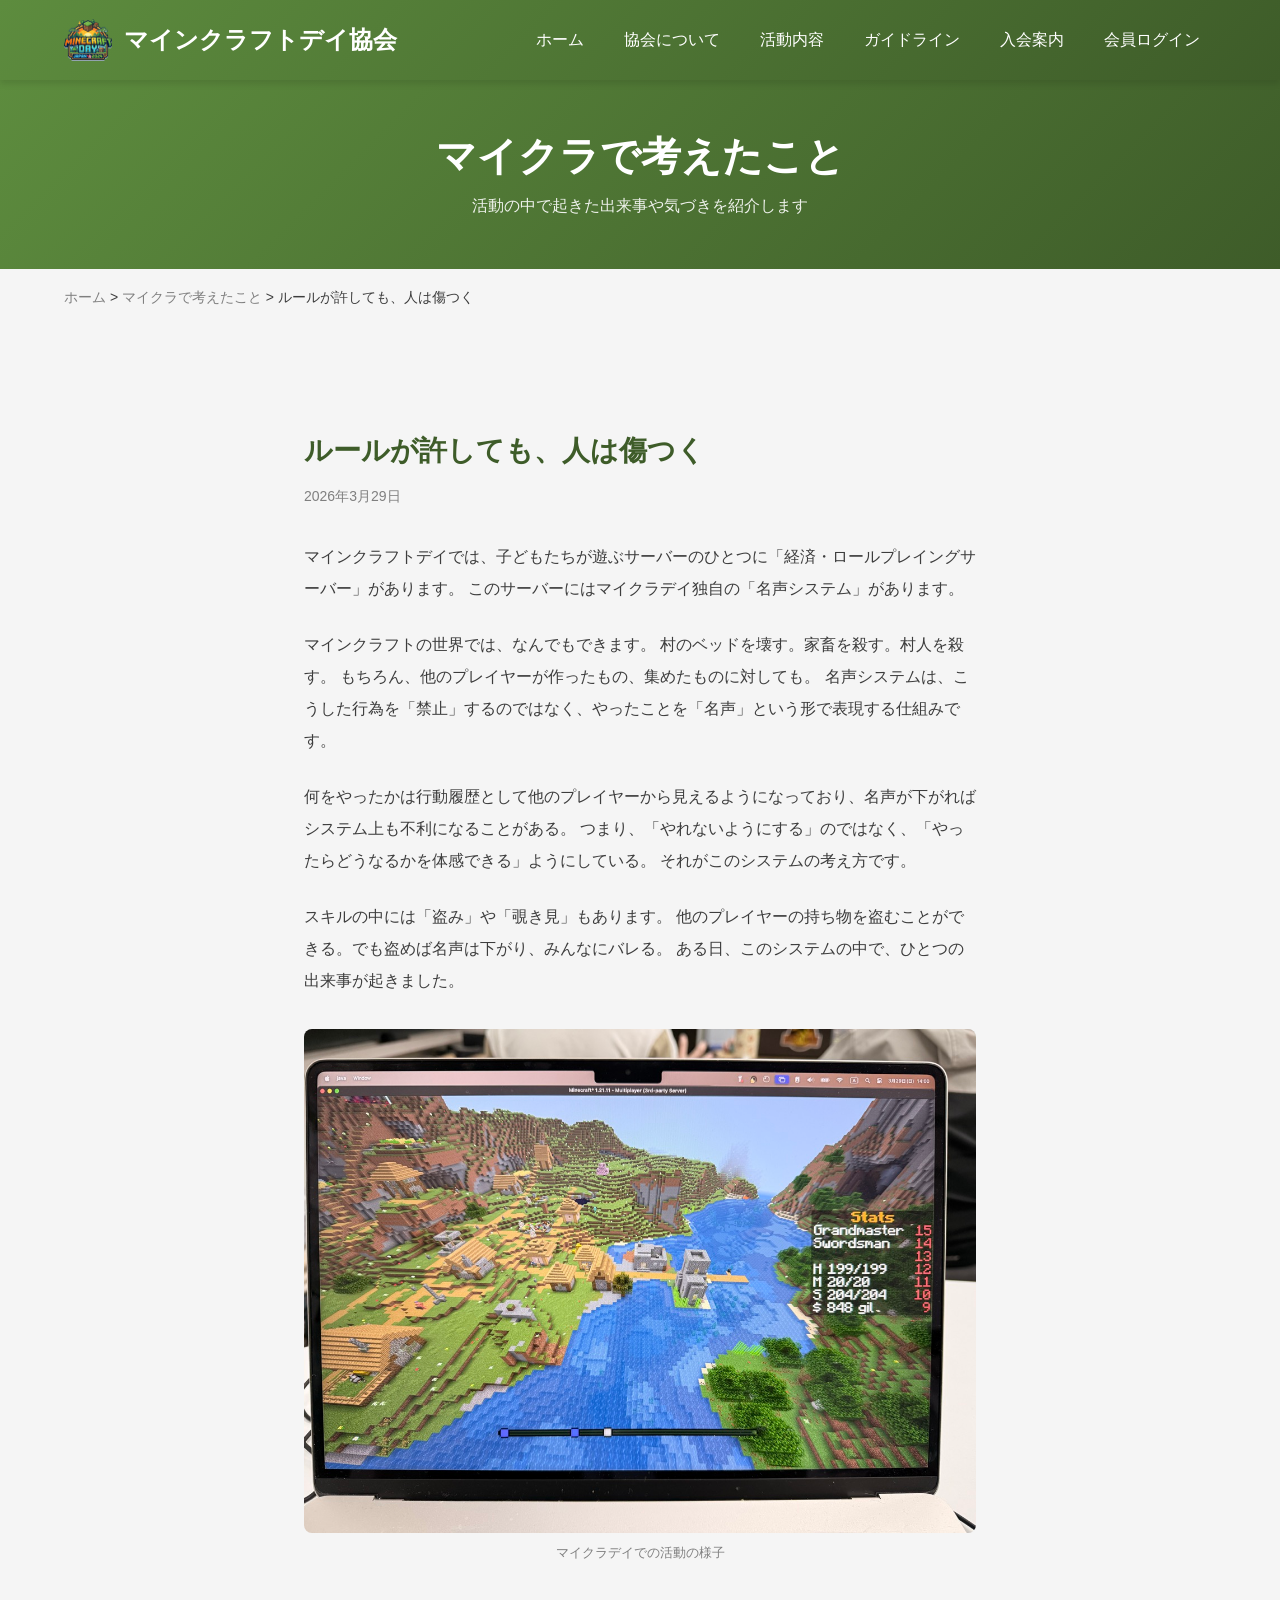
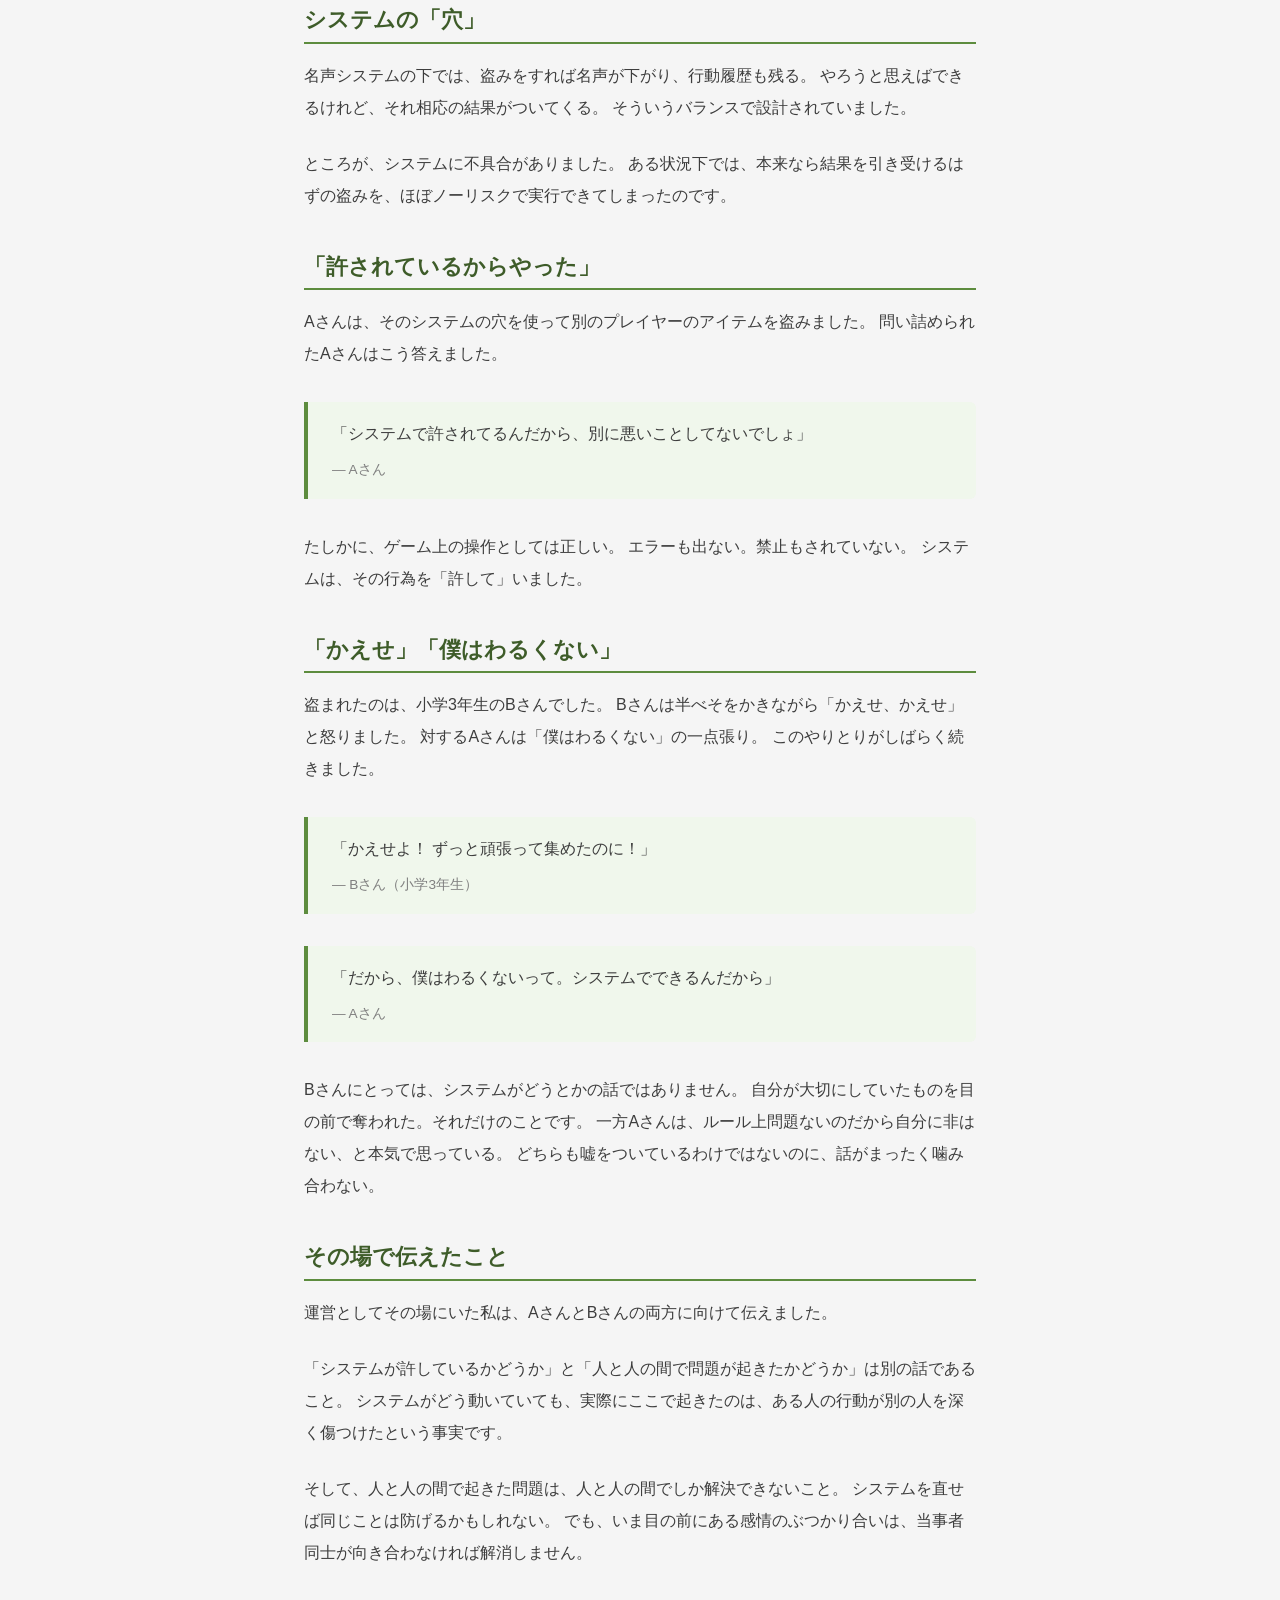
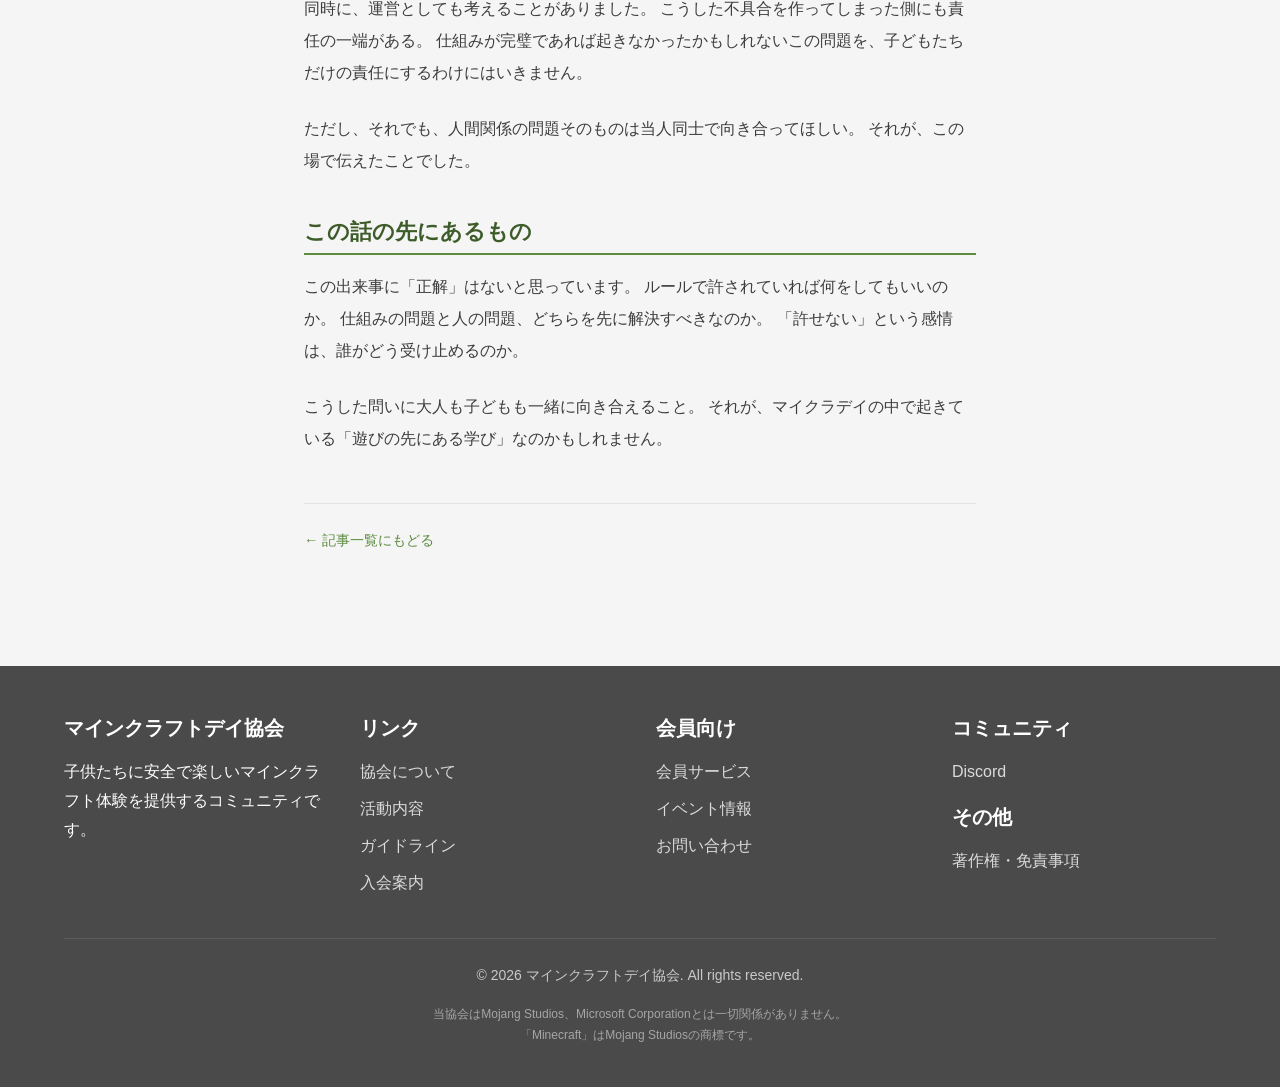
<file: docs/stories/human-problem-and-system-problem.html>
<!DOCTYPE html>
<html lang="ja">
<head>
  <meta charset="UTF-8">
  <meta name="viewport" content="width=device-width, initial-scale=1.0">
  <meta name="description" content="マイクラの経済サーバーで「盗み」をめぐるトラブルが起きた。システムが許した行為と、人の感情のぶつかり合いについて。">
  <title>ルールが許しても、人は傷つく | マインクラフトデイ協会</title>
  <link rel="stylesheet" href="../css/style.css">
  <link rel="stylesheet" href="../css/story.css">
</head>
<body>
  <!-- Header -->
  <header class="header">
    <div class="container header-inner">
      <a href="../index.html" class="logo">
        <div class="logo-icon"><img src="../images/logo.png" alt="マインクラフトデイ"></div>
        <span class="logo-text">マインクラフトデイ協会</span>
      </a>
      <button class="nav-toggle" aria-label="メニュー" onclick="toggleNav()">☰</button>
      <nav class="nav" id="nav">
        <a href="../index.html" class="nav-link">ホーム</a>
        <a href="../about.html" class="nav-link">協会について</a>
        <a href="../activities.html" class="nav-link">活動内容</a>
        <a href="../guidelines.html" class="nav-link">ガイドライン</a>
        <a href="../membership.html" class="nav-link">入会案内</a>
        <a href="../members.html" class="nav-link">会員ログイン</a>
      </nav>
    </div>
  </header>

  <!-- Page Header -->
  <section class="page-header">
    <div class="container">
      <h1>マイクラで考えたこと</h1>
      <p>活動の中で起きた出来事や気づきを紹介します</p>
    </div>
  </section>

  <!-- Breadcrumb -->
  <div class="breadcrumb">
    <div class="container">
      <a href="../index.html">ホーム</a> &gt;
      <a href="index.html">マイクラで考えたこと</a> &gt;
      <span>ルールが許しても、人は傷つく</span>
    </div>
  </div>

  <!-- Article -->
  <article class="section">
    <div class="blog-body">
      <h1>ルールが許しても、人は傷つく</h1>
      <div class="blog-meta">
        <time datetime="2026-03-29">2026年3月29日</time>
      </div>

      <p>
        マインクラフトデイでは、子どもたちが遊ぶサーバーのひとつに「経済・ロールプレイングサーバー」があります。
        このサーバーにはマイクラデイ独自の「名声システム」があります。
      </p>
      <p>
        マインクラフトの世界では、なんでもできます。
        村のベッドを壊す。家畜を殺す。村人を殺す。
        もちろん、他のプレイヤーが作ったもの、集めたものに対しても。
        名声システムは、こうした行為を「禁止」するのではなく、やったことを「名声」という形で表現する仕組みです。
      </p>
      <p>
        何をやったかは行動履歴として他のプレイヤーから見えるようになっており、名声が下がればシステム上も不利になることがある。
        つまり、「やれないようにする」のではなく、「やったらどうなるかを体感できる」ようにしている。
        それがこのシステムの考え方です。
      </p>
      <p>
        スキルの中には「盗み」や「覗き見」もあります。
        他のプレイヤーの持ち物を盗むことができる。でも盗めば名声は下がり、みんなにバレる。
        ある日、このシステムの中で、ひとつの出来事が起きました。
      </p>

      <figure>
        <img src="../images/stories/human-problem-01.jpg" alt="マイクラデイの活動風景" loading="lazy">
        <figcaption>マイクラデイでの活動の様子</figcaption>
      </figure>

      <h2>システムの「穴」</h2>
      <p>
        名声システムの下では、盗みをすれば名声が下がり、行動履歴も残る。
        やろうと思えばできるけれど、それ相応の結果がついてくる。
        そういうバランスで設計されていました。
      </p>
      <p>
        ところが、システムに不具合がありました。
        ある状況下では、本来なら結果を引き受けるはずの盗みを、ほぼノーリスクで実行できてしまったのです。
      </p>

      <h2>「許されているからやった」</h2>
      <p>
        Aさんは、そのシステムの穴を使って別のプレイヤーのアイテムを盗みました。
        問い詰められたAさんはこう答えました。
      </p>

      <blockquote>
        <p>「システムで許されてるんだから、別に悪いことしてないでしょ」</p>
        <cite>— Aさん</cite>
      </blockquote>

      <p>
        たしかに、ゲーム上の操作としては正しい。
        エラーも出ない。禁止もされていない。
        システムは、その行為を「許して」いました。
      </p>

      <h2>「かえせ」「僕はわるくない」</h2>
      <p>
        盗まれたのは、小学3年生のBさんでした。
        Bさんは半べそをかきながら「かえせ、かえせ」と怒りました。
        対するAさんは「僕はわるくない」の一点張り。
        このやりとりがしばらく続きました。
      </p>

      <blockquote>
        <p>「かえせよ！ ずっと頑張って集めたのに！」</p>
        <cite>— Bさん（小学3年生）</cite>
      </blockquote>

      <blockquote>
        <p>「だから、僕はわるくないって。システムでできるんだから」</p>
        <cite>— Aさん</cite>
      </blockquote>

      <p>
        Bさんにとっては、システムがどうとかの話ではありません。
        自分が大切にしていたものを目の前で奪われた。それだけのことです。
        一方Aさんは、ルール上問題ないのだから自分に非はない、と本気で思っている。
        どちらも嘘をついているわけではないのに、話がまったく噛み合わない。
      </p>

      <h2>その場で伝えたこと</h2>
      <p>
        運営としてその場にいた私は、AさんとBさんの両方に向けて伝えました。
      </p>
      <p>
        「システムが許しているかどうか」と「人と人の間で問題が起きたかどうか」は別の話であること。
        システムがどう動いていても、実際にここで起きたのは、ある人の行動が別の人を深く傷つけたという事実です。
      </p>
      <p>
        そして、人と人の間で起きた問題は、人と人の間でしか解決できないこと。
        システムを直せば同じことは防げるかもしれない。
        でも、いま目の前にある感情のぶつかり合いは、当事者同士が向き合わなければ解消しません。
      </p>
      <p>
        同時に、運営としても考えることがありました。
        こうした不具合を作ってしまった側にも責任の一端がある。
        仕組みが完璧であれば起きなかったかもしれないこの問題を、子どもたちだけの責任にするわけにはいきません。
      </p>
      <p>
        ただし、それでも、人間関係の問題そのものは当人同士で向き合ってほしい。
        それが、この場で伝えたことでした。
      </p>

      <h2>この話の先にあるもの</h2>
      <p>
        この出来事に「正解」はないと思っています。
        ルールで許されていれば何をしてもいいのか。
        仕組みの問題と人の問題、どちらを先に解決すべきなのか。
        「許せない」という感情は、誰がどう受け止めるのか。
      </p>
      <p>
        こうした問いに大人も子どもも一緒に向き合えること。
        それが、マイクラデイの中で起きている「遊びの先にある学び」なのかもしれません。
      </p>

      <!-- 記事末尾のリンク -->
      <div class="blog-back">
        <a href="index.html">&larr; 記事一覧にもどる</a>
      </div>
    </div>
  </article>

  <!-- Footer -->
  <footer class="footer">
    <div class="container">
      <div class="footer-grid">
        <div>
          <h4>マインクラフトデイ協会</h4>
          <p>子供たちに安全で楽しいマインクラフト体験を提供するコミュニティです。</p>
        </div>
        <div>
          <h4>リンク</h4>
          <ul class="footer-links">
            <li><a href="../about.html">協会について</a></li>
            <li><a href="../activities.html">活動内容</a></li>
            <li><a href="../guidelines.html">ガイドライン</a></li>
            <li><a href="../membership.html">入会案内</a></li>
          </ul>
        </div>
        <div>
          <h4>会員向け</h4>
          <ul class="footer-links">
            <li><a href="../services.html">会員サービス</a></li>
            <li><a href="../events.html">イベント情報</a></li>
            <li><a href="../contact.html">お問い合わせ</a></li>
          </ul>
        </div>
        <div>
          <h4>コミュニティ</h4>
          <ul class="footer-links">
            <li><a href="https://discord.gg/yJNMPBXGE4" target="_blank" rel="noopener noreferrer">Discord</a></li>
          </ul>
          <h4 style="margin-top: 1rem;">その他</h4>
          <ul class="footer-links">
            <li><a href="../legal.html">著作権・免責事項</a></li>
          </ul>
        </div>
      </div>
      <div class="footer-bottom">
        <p>&copy; 2026 マインクラフトデイ協会. All rights reserved.</p>
        <p class="footer-disclaimer">
          当協会はMojang Studios、Microsoft Corporationとは一切関係がありません。<br>
          「Minecraft」はMojang Studiosの商標です。
        </p>
      </div>
    </div>
  </footer>

  <script src="../js/main.js"></script>
</body>
</html>
</file>
<file: docs/css/style.css>
/* ===================================
   Minecraft Day - Official Website
   =================================== */

/* CSS Variables */
:root {
  --mc-green: #5D8C3E;
  --mc-dark-green: #3E5C29;
  --mc-brown: #8B5A2B;
  --mc-dark-brown: #5C3A1D;
  --mc-stone: #7F7F7F;
  --mc-dark-stone: #4A4A4A;
  --mc-sky: #87CEEB;
  --mc-dirt: #966F33;
  --mc-text: #3D3D3D;
  --mc-light: #F5F5F5;
  --mc-white: #FFFFFF;
  --shadow: 0 4px 6px rgba(0, 0, 0, 0.1);
  --shadow-lg: 0 10px 25px rgba(0, 0, 0, 0.15);
}

/* Reset & Base */
*, *::before, *::after {
  box-sizing: border-box;
  margin: 0;
  padding: 0;
}

html {
  scroll-behavior: smooth;
}

body {
  font-family: 'Noto Sans JP', 'Hiragino Sans', 'Meiryo', sans-serif;
  line-height: 1.8;
  color: var(--mc-text);
  background-color: var(--mc-light);
}

a {
  color: var(--mc-green);
  text-decoration: none;
  transition: color 0.3s ease;
}

a:hover {
  color: var(--mc-dark-green);
}

img {
  max-width: 100%;
  height: auto;
}

/* Typography */
h1, h2, h3, h4, h5, h6 {
  font-weight: 700;
  line-height: 1.4;
  margin-bottom: 1rem;
}

h1 { font-size: 2.5rem; }
h2 { font-size: 2rem; }
h3 { font-size: 1.5rem; }
h4 { font-size: 1.25rem; }

p {
  margin-bottom: 1rem;
}

/* Layout */
.container {
  max-width: 1200px;
  margin: 0 auto;
  padding: 0 1.5rem;
}

/* Header */
.header {
  background: linear-gradient(135deg, var(--mc-green) 0%, var(--mc-dark-green) 100%);
  color: var(--mc-white);
  padding: 1rem 0;
  position: sticky;
  top: 0;
  z-index: 1000;
  box-shadow: var(--shadow);
}

.header-inner {
  display: flex;
  justify-content: space-between;
  align-items: center;
}

.logo {
  display: flex;
  align-items: center;
  gap: 0.75rem;
}

.logo-icon {
  width: 48px;
  height: 48px;
  border-radius: 4px;
  overflow: hidden;
  flex-shrink: 0;
}

.logo-icon img {
  width: 100%;
  height: 100%;
  object-fit: contain;
  display: block;
}

.logo-text {
  font-size: 1.5rem;
  font-weight: 700;
  color: var(--mc-white);
}

.logo-text:hover {
  color: var(--mc-white);
}

/* Navigation */
.nav {
  display: flex;
  gap: 0.5rem;
}

.nav-link {
  color: var(--mc-white);
  padding: 0.5rem 1rem;
  border-radius: 4px;
  font-weight: 500;
  transition: background-color 0.3s ease;
}

.nav-link:hover {
  background-color: rgba(255, 255, 255, 0.2);
  color: var(--mc-white);
}

.nav-link.active {
  background-color: rgba(255, 255, 255, 0.3);
}

/* Mobile Navigation */
.nav-toggle {
  display: none;
  background: none;
  border: none;
  color: var(--mc-white);
  font-size: 1.5rem;
  cursor: pointer;
  padding: 0.5rem;
}

@media (max-width: 768px) {
  .nav-toggle {
    display: block;
  }

  .nav {
    display: none;
    position: absolute;
    top: 100%;
    left: 0;
    right: 0;
    background: var(--mc-dark-green);
    flex-direction: column;
    padding: 1rem;
    gap: 0;
  }

  .nav.active {
    display: flex;
  }

  .nav-link {
    padding: 1rem;
    border-bottom: 1px solid rgba(255, 255, 255, 0.1);
  }
}

/* Hero Section */
.hero {
  background: linear-gradient(rgba(0, 0, 0, 0.4), rgba(0, 0, 0, 0.4)),
              url('../images/hero-bg.jpg') center center / cover no-repeat;
  padding: 4rem 0;
  text-align: center;
  position: relative;
  overflow: hidden;
}

.hero::before {
  content: '';
  position: absolute;
  bottom: 0;
  left: 0;
  right: 0;
  height: 60px;
  background: linear-gradient(to right, var(--mc-green) 0%, var(--mc-dark-green) 50%, var(--mc-green) 100%);
}

.hero-content {
  position: relative;
  z-index: 1;
  padding-bottom: 2rem;
}

.hero h1 {
  font-size: 3rem;
  color: var(--mc-white);
  margin-bottom: 1rem;
  text-shadow: 2px 2px 4px rgba(0, 0, 0, 0.5);
}

.hero-subtitle {
  font-size: 1.25rem;
  color: var(--mc-white);
  max-width: 600px;
  margin: 0 auto 2rem;
  text-shadow: 1px 1px 2px rgba(0, 0, 0, 0.5);
}

.hero .btn-primary {
  background: var(--mc-white);
  color: var(--mc-dark-green);
  box-shadow: 0 4px 0 rgba(0, 0, 0, 0.2);
}

.hero .btn-primary:hover {
  background: rgba(255, 255, 255, 0.9);
  color: var(--mc-dark-green);
}

.hero .btn-outline {
  background: transparent;
  color: var(--mc-white);
  border: 2px solid var(--mc-white);
}

.hero .btn-outline:hover {
  background: var(--mc-white);
  color: var(--mc-dark-green);
}

/* Buttons */
.btn {
  display: inline-block;
  padding: 0.875rem 2rem;
  border-radius: 4px;
  font-weight: 600;
  text-align: center;
  cursor: pointer;
  transition: all 0.3s ease;
  border: none;
}

.btn-primary {
  background: var(--mc-green);
  color: var(--mc-white);
  box-shadow: 0 4px 0 var(--mc-dark-green);
}

.btn-primary:hover {
  background: var(--mc-dark-green);
  color: var(--mc-white);
  transform: translateY(2px);
  box-shadow: 0 2px 0 var(--mc-dark-green);
}

.btn-secondary {
  background: var(--mc-brown);
  color: var(--mc-white);
  box-shadow: 0 4px 0 var(--mc-dark-brown);
}

.btn-secondary:hover {
  background: var(--mc-dark-brown);
  color: var(--mc-white);
  transform: translateY(2px);
  box-shadow: 0 2px 0 var(--mc-dark-brown);
}

.btn-outline {
  background: transparent;
  color: var(--mc-green);
  border: 2px solid var(--mc-green);
}

.btn-outline:hover {
  background: var(--mc-green);
  color: var(--mc-white);
}

.btn-discord {
  background: #5865F2;
  color: var(--mc-white);
  box-shadow: 0 4px 0 #4752C4;
  display: inline-flex;
  align-items: center;
  justify-content: center;
}

.btn-discord:hover {
  background: #4752C4;
  color: var(--mc-white);
  transform: translateY(2px);
  box-shadow: 0 2px 0 #4752C4;
}

/* Section */
.section {
  padding: 4rem 0;
}

.section-alt {
  background: var(--mc-white);
}

.section-title {
  text-align: center;
  margin-bottom: 3rem;
  color: var(--mc-dark-green);
  position: relative;
}

.section-title::after {
  content: '';
  display: block;
  width: 60px;
  height: 4px;
  background: var(--mc-green);
  margin: 1rem auto 0;
}

/* Cards */
.card-grid {
  display: grid;
  grid-template-columns: repeat(auto-fit, minmax(280px, 1fr));
  gap: 2rem;
}

.card {
  background: var(--mc-white);
  border-radius: 8px;
  padding: 2rem;
  box-shadow: var(--shadow);
  transition: transform 0.3s ease, box-shadow 0.3s ease;
  border-top: 4px solid var(--mc-green);
}

.card:hover {
  transform: translateY(-5px);
  box-shadow: var(--shadow-lg);
}

.card-icon {
  font-size: 3rem;
  margin-bottom: 1rem;
}

.card h3 {
  color: var(--mc-dark-green);
}

/* Features */
.feature-list {
  list-style: none;
}

.feature-list li {
  padding: 0.75rem 0;
  padding-left: 2rem;
  position: relative;
  border-bottom: 1px solid rgba(0, 0, 0, 0.05);
}

.feature-list li::before {
  content: '✓';
  position: absolute;
  left: 0;
  color: var(--mc-green);
  font-weight: bold;
}

/* Table */
.table-responsive {
  overflow-x: auto;
}

table {
  width: 100%;
  border-collapse: collapse;
  margin: 1.5rem 0;
}

th, td {
  padding: 1rem;
  text-align: left;
  border-bottom: 1px solid #ddd;
}

th {
  background: var(--mc-green);
  color: var(--mc-white);
}

tr:hover {
  background: rgba(93, 140, 62, 0.05);
}

/* Form Embed */
.form-container {
  max-width: 800px;
  margin: 0 auto;
  background: var(--mc-white);
  padding: 2rem;
  border-radius: 8px;
  box-shadow: var(--shadow);
}

.form-container iframe {
  width: 100%;
  border: none;
  min-height: 600px;
}

/* Alert Box */
.alert {
  padding: 1rem 1.5rem;
  border-radius: 4px;
  margin-bottom: 1.5rem;
}

.alert-info {
  background: #E3F2FD;
  border-left: 4px solid #2196F3;
  color: #1565C0;
}

.alert-warning {
  background: #FFF3E0;
  border-left: 4px solid #FF9800;
  color: #E65100;
}

.alert-success {
  background: #E8F5E9;
  border-left: 4px solid #4CAF50;
  color: #2E7D32;
}

/* Footer */
.footer {
  background: var(--mc-dark-stone);
  color: var(--mc-white);
  padding: 3rem 0 1.5rem;
}

.footer-grid {
  display: grid;
  grid-template-columns: repeat(auto-fit, minmax(200px, 1fr));
  gap: 2rem;
  margin-bottom: 2rem;
}

.footer h4 {
  color: var(--mc-white);
  margin-bottom: 1rem;
}

.footer-links {
  list-style: none;
}

.footer-links li {
  margin-bottom: 0.5rem;
}

.footer-links a {
  color: rgba(255, 255, 255, 0.8);
}

.footer-links a:hover {
  color: var(--mc-white);
}

.footer-bottom {
  border-top: 1px solid rgba(255, 255, 255, 0.1);
  padding-top: 1.5rem;
  text-align: center;
  font-size: 0.875rem;
  color: rgba(255, 255, 255, 0.7);
}

.footer-disclaimer {
  font-size: 0.75rem;
  color: rgba(255, 255, 255, 0.5);
  margin-top: 1rem;
}

/* Page Header */
.page-header {
  background: linear-gradient(135deg, var(--mc-green) 0%, var(--mc-dark-green) 100%);
  color: var(--mc-white);
  padding: 3rem 0;
  text-align: center;
}

.page-header h1 {
  margin-bottom: 0.5rem;
}

.page-header p {
  opacity: 0.9;
  margin-bottom: 0;
}

/* Breadcrumb */
.breadcrumb {
  padding: 1rem 0;
  font-size: 0.875rem;
}

.breadcrumb a {
  color: var(--mc-stone);
}

.breadcrumb span {
  color: var(--mc-text);
}

/* Content */
.content {
  max-width: 800px;
  margin: 0 auto;
}

.content h2 {
  color: var(--mc-dark-green);
  margin-top: 2.5rem;
  padding-bottom: 0.5rem;
  border-bottom: 2px solid var(--mc-green);
}

.content h3 {
  color: var(--mc-green);
  margin-top: 2rem;
}

.content ul, .content ol {
  margin-left: 1.5rem;
  margin-bottom: 1rem;
}

.content li {
  margin-bottom: 0.5rem;
}

/* Timeline */
.timeline {
  position: relative;
  padding-left: 2rem;
}

.timeline::before {
  content: '';
  position: absolute;
  left: 0;
  top: 0;
  bottom: 0;
  width: 4px;
  background: var(--mc-green);
}

.timeline-item {
  position: relative;
  padding-bottom: 2rem;
}

.timeline-item::before {
  content: '';
  position: absolute;
  left: -2rem;
  top: 0;
  width: 16px;
  height: 16px;
  background: var(--mc-white);
  border: 4px solid var(--mc-green);
  border-radius: 50%;
  transform: translateX(-6px);
}

.timeline-date {
  font-weight: 600;
  color: var(--mc-green);
}

/* Utilities */
.text-center { text-align: center; }
.text-left { text-align: left; }
.text-right { text-align: right; }
.mt-1 { margin-top: 0.5rem; }
.mt-2 { margin-top: 1rem; }
.mt-3 { margin-top: 1.5rem; }
.mt-4 { margin-top: 2rem; }
.mb-1 { margin-bottom: 0.5rem; }
.mb-2 { margin-bottom: 1rem; }
.mb-3 { margin-bottom: 1.5rem; }
.mb-4 { margin-bottom: 2rem; }

/* Discord Section */
.discord-section {
  background: linear-gradient(135deg, #5865F2 0%, #4752C4 100%);
}

.discord-section .section-title {
  color: var(--mc-white);
}

.discord-section .section-title::after {
  background: rgba(255, 255, 255, 0.5);
}

.discord-card {
  background: var(--mc-white);
  border-radius: 16px;
  padding: 3rem;
  max-width: 600px;
  margin: 0 auto;
  box-shadow: var(--shadow-lg);
}

.discord-icon {
  width: 80px;
  height: 80px;
  background: #5865F2;
  border-radius: 50%;
  display: flex;
  align-items: center;
  justify-content: center;
  margin: 0 auto 1.5rem;
}

.discord-icon svg {
  width: 48px;
  height: 48px;
  color: var(--mc-white);
}

.discord-card h3 {
  color: #5865F2;
  font-size: 1.75rem;
  margin-bottom: 1rem;
}

.discord-card p {
  color: var(--mc-text);
  margin-bottom: 1.5rem;
}

/* Calendar Container */
.calendar-container {
  overflow: hidden;
  border-radius: 8px;
  box-shadow: var(--shadow);
}

/* Hero Buttons */
.hero-buttons {
  display: flex;
  justify-content: center;
  gap: 1rem;
  flex-wrap: wrap;
}

/* Responsive */
@media (max-width: 768px) {
  h1 { font-size: 2rem; }
  h2 { font-size: 1.5rem; }

  .logo-text {
    font-size: 1rem;
  }

  .hero h1 {
    font-size: 1.75rem;
  }

  .hero-subtitle {
    font-size: 0.95rem;
    padding: 0 0.5rem;
  }

  .hero-buttons {
    flex-direction: column;
    align-items: center;
    gap: 0.75rem;
  }

  .hero-buttons .btn {
    width: 100%;
    max-width: 280px;
  }

  .section {
    padding: 2.5rem 0;
  }

  .card {
    padding: 1.5rem;
  }

  .card-grid {
    grid-template-columns: 1fr;
  }

  .calendar-container iframe {
    height: 350px;
  }

  .discord-card {
    padding: 1.5rem;
    margin: 0 0.5rem;
  }

  .discord-card h3 {
    font-size: 1.25rem;
  }

  .footer-grid {
    grid-template-columns: 1fr;
    text-align: center;
  }
}

@media (max-width: 480px) {
  .container {
    padding: 0 1rem;
  }

  .logo-text {
    font-size: 0.9rem;
  }

  .hero h1 {
    font-size: 1.5rem;
  }

  .hero-subtitle {
    font-size: 0.875rem;
  }

  .section-title {
    font-size: 1.25rem;
  }

  .card h3 {
    font-size: 1.1rem;
  }

  .card h3 span {
    display: block;
    margin-left: 0 !important;
    margin-top: 0.25rem;
  }

  .btn {
    padding: 0.75rem 1.5rem;
    font-size: 0.875rem;
  }

  .calendar-container iframe {
    height: 300px;
  }

  .table-responsive {
    font-size: 0.875rem;
  }

  th, td {
    padding: 0.75rem 0.5rem;
  }

  .page-header {
    padding: 2rem 0;
  }

  .page-header h1 {
    font-size: 1.5rem;
  }
}
</file>
<file: docs/css/story.css>
/* ===================================
   Blog / Story Styles
   Lightweight blog styles for minecraftday.jp
   =================================== */

/* ---- Blog Article Body ---- */
.blog-body {
  max-width: 720px;
  margin: 0 auto;
  padding: 2.5rem 1.5rem 3rem;
}

.blog-meta {
  font-size: 0.875rem;
  color: var(--mc-stone);
  margin-bottom: 2rem;
}

.blog-body > h1 {
  font-size: 1.75rem;
  color: var(--mc-dark-green);
  margin-bottom: 0.75rem;
  line-height: 1.5;
}

.blog-body p {
  font-size: 1rem;
  line-height: 2;
  color: var(--mc-text);
  margin-bottom: 1.5rem;
}

.blog-body h2 {
  font-size: 1.35rem;
  color: var(--mc-dark-green);
  margin-top: 2.5rem;
  margin-bottom: 1rem;
  padding-bottom: 0.4rem;
  border-bottom: 2px solid var(--mc-green);
}

.blog-body h3 {
  font-size: 1.15rem;
  color: var(--mc-green);
  margin-top: 2rem;
  margin-bottom: 0.75rem;
}

/* ---- Blockquote ---- */
.blog-body blockquote {
  margin: 2rem 0;
  padding: 1rem 1.25rem 1rem 1.5rem;
  background: #f0f7ec;
  border-left: 4px solid var(--mc-green);
  border-radius: 0 6px 6px 0;
}

.blog-body blockquote p {
  margin-bottom: 0.5rem;
  font-size: 1rem;
}

.blog-body blockquote p:last-child {
  margin-bottom: 0;
}

.blog-body blockquote cite {
  display: block;
  margin-top: 0.5rem;
  font-size: 0.85rem;
  color: var(--mc-stone);
  font-style: normal;
}

/* ---- Inline Image ---- */
.blog-body figure {
  margin: 2rem 0;
}

.blog-body figure img {
  width: 100%;
  height: auto;
  border-radius: 8px;
  display: block;
}

.blog-body figure figcaption {
  margin-top: 0.5rem;
  font-size: 0.825rem;
  color: var(--mc-stone);
  text-align: center;
}

/* ---- Back link ---- */
.blog-back {
  margin-top: 3rem;
  padding-top: 1.5rem;
  border-top: 1px solid rgba(0, 0, 0, 0.08);
  font-size: 0.9rem;
}

.blog-back a {
  color: var(--mc-green);
}

/* ---- Blog List (index) ---- */
.blog-list {
  list-style: none;
  padding: 0;
}

.blog-list li {
  padding: 1.5rem 0;
  border-bottom: 1px solid rgba(0, 0, 0, 0.06);
}

.blog-list li:first-child {
  padding-top: 0;
}

.blog-list-title {
  font-size: 1.15rem;
  font-weight: 600;
  color: var(--mc-dark-green);
  display: block;
  margin-bottom: 0.35rem;
}

.blog-list-title:hover {
  color: var(--mc-green);
}

.blog-list-date {
  font-size: 0.825rem;
  color: var(--mc-stone);
  margin-bottom: 0.35rem;
  display: block;
}

.blog-list-summary {
  font-size: 0.925rem;
  color: var(--mc-text);
  line-height: 1.7;
}

/* ---- Responsive ---- */
@media (max-width: 768px) {
  .blog-body {
    padding: 1.5rem 1rem 2rem;
  }

  .blog-body > h1 {
    font-size: 1.4rem;
  }

  .blog-body h2 {
    font-size: 1.2rem;
  }

  .blog-body blockquote {
    margin-left: 0;
    margin-right: 0;
  }
}
</file>
